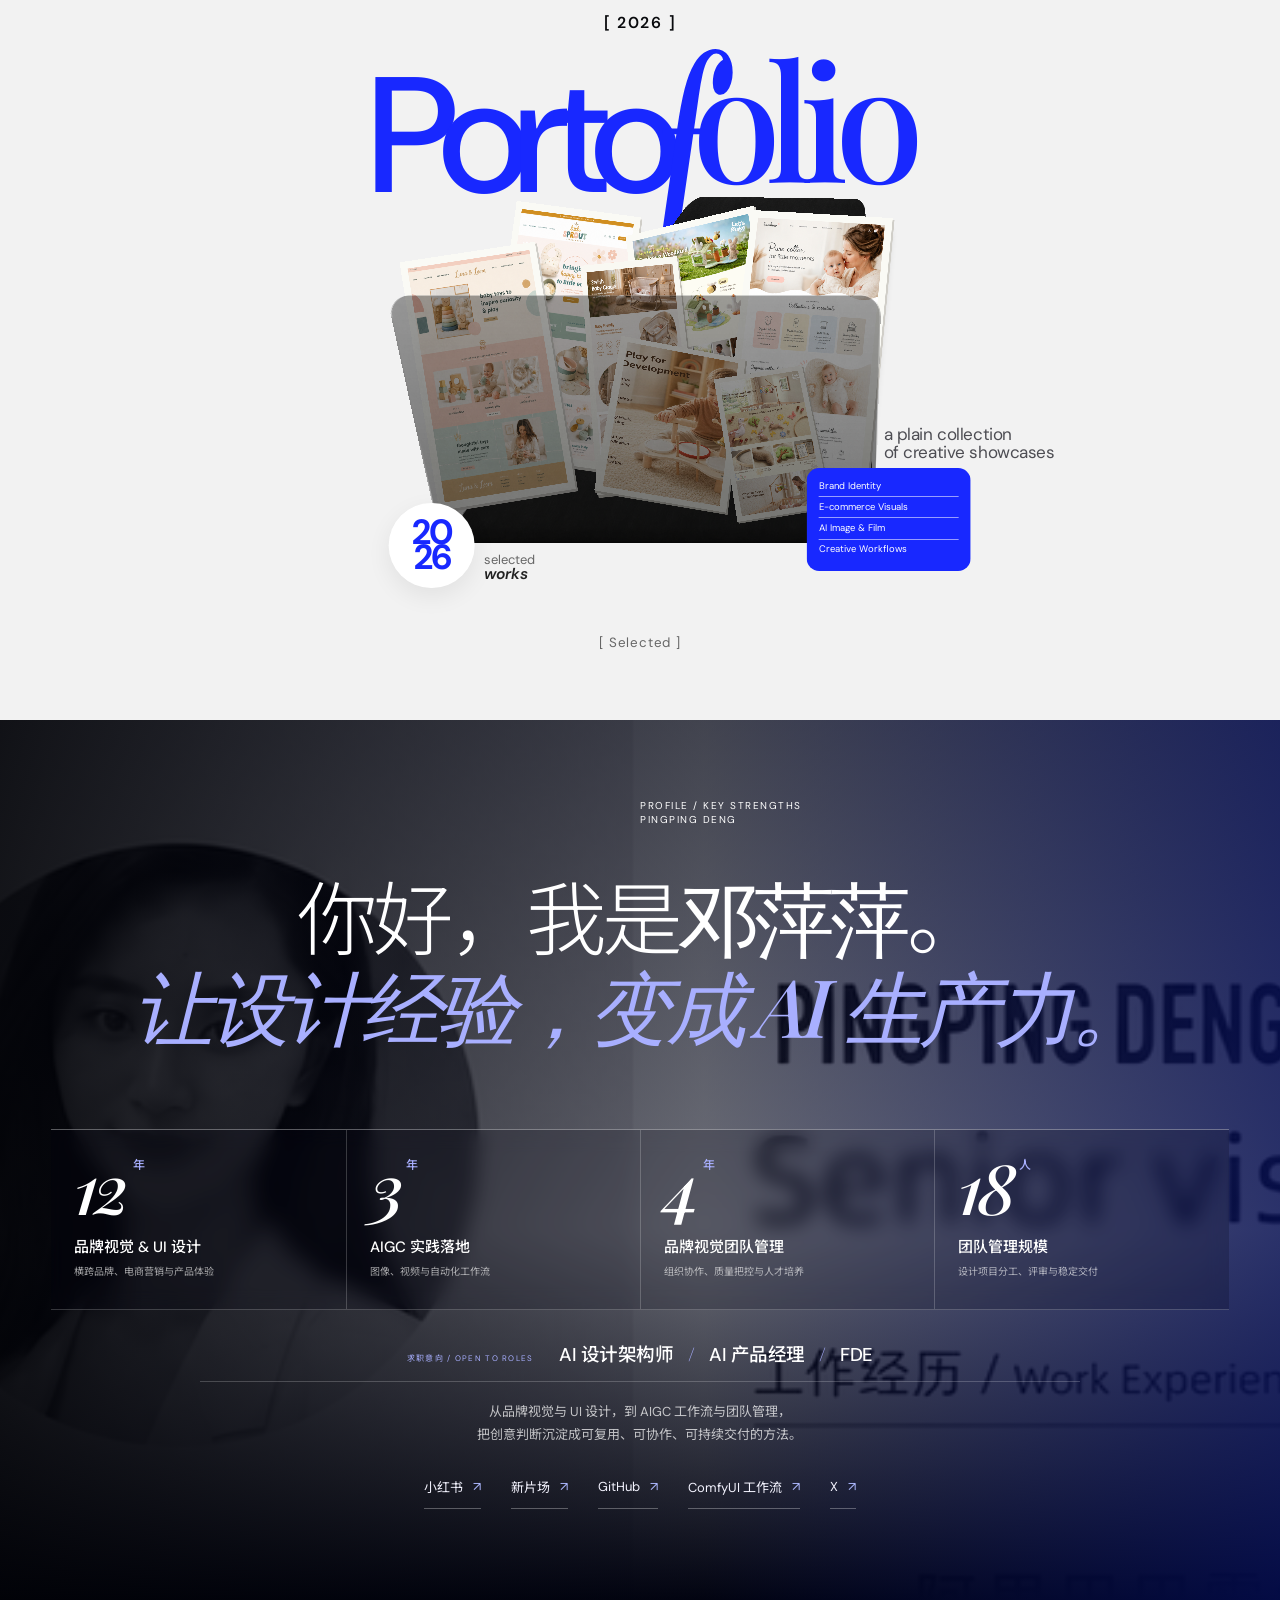
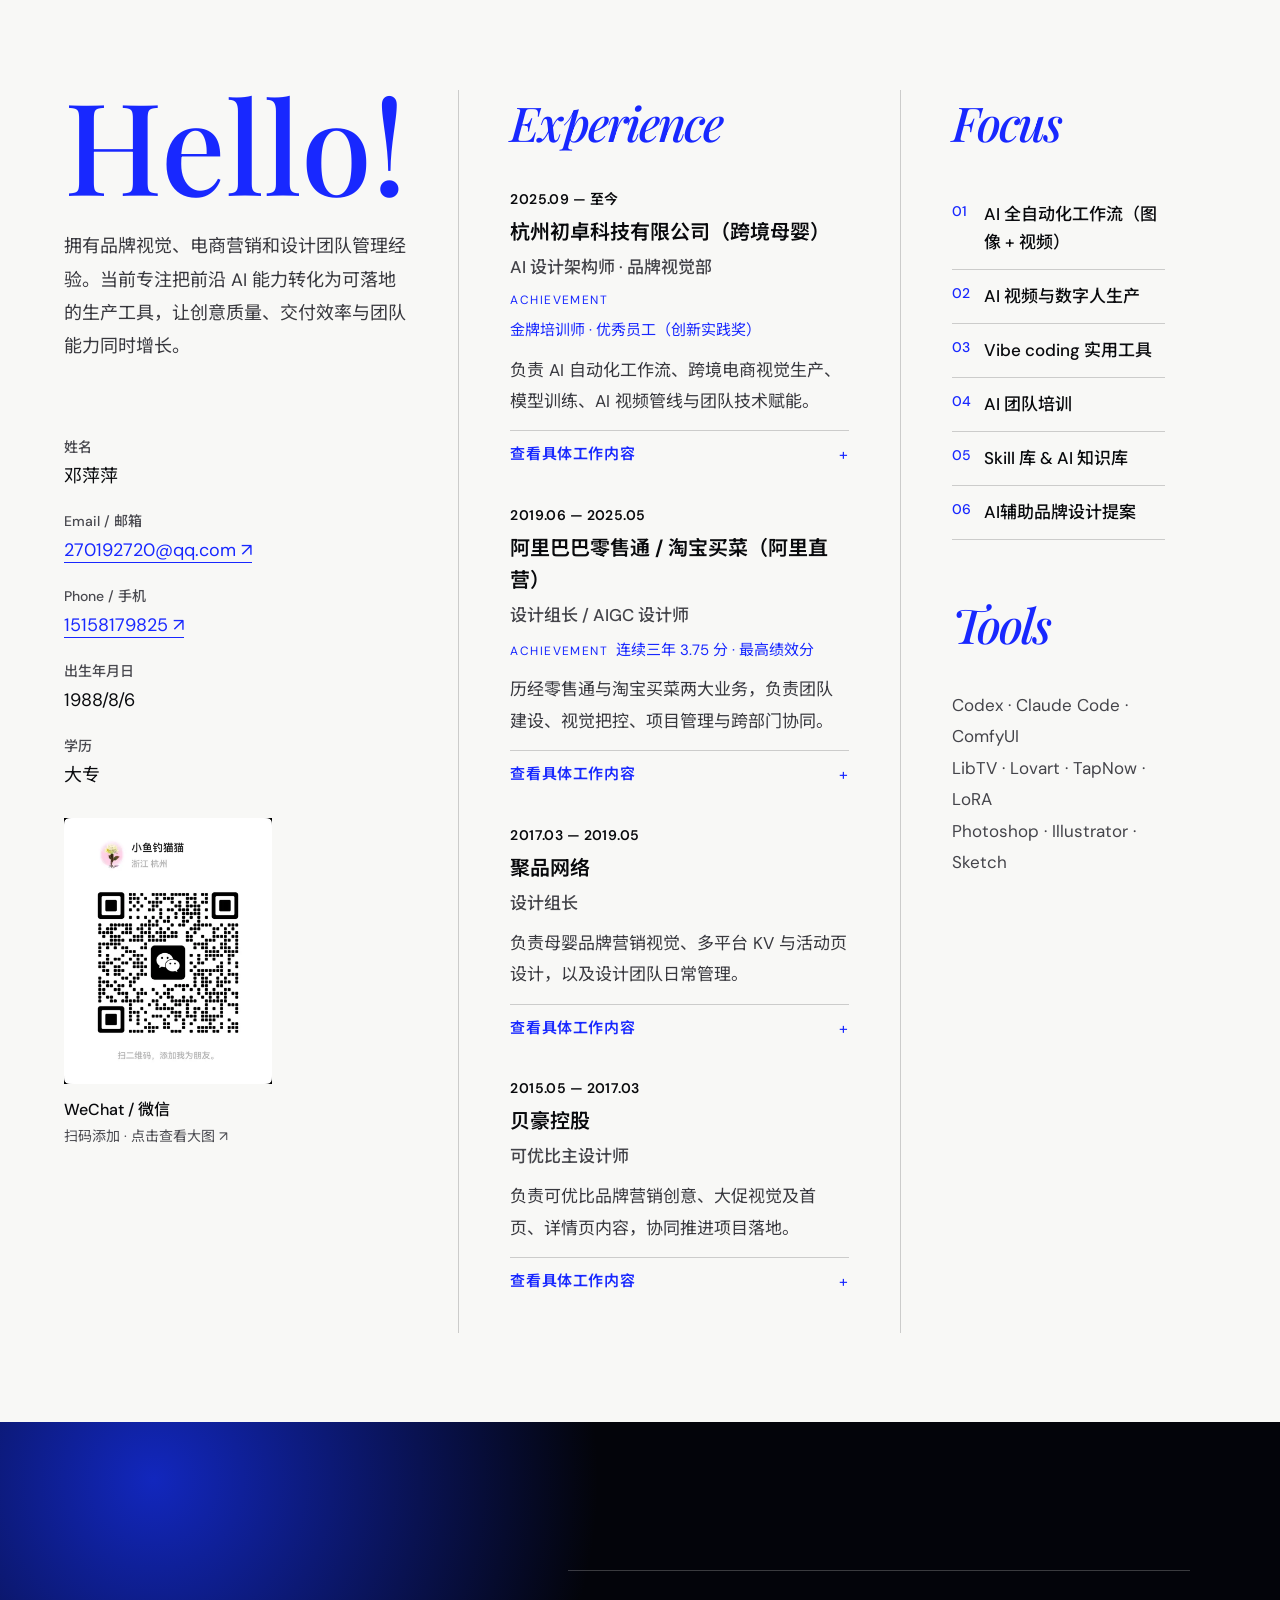
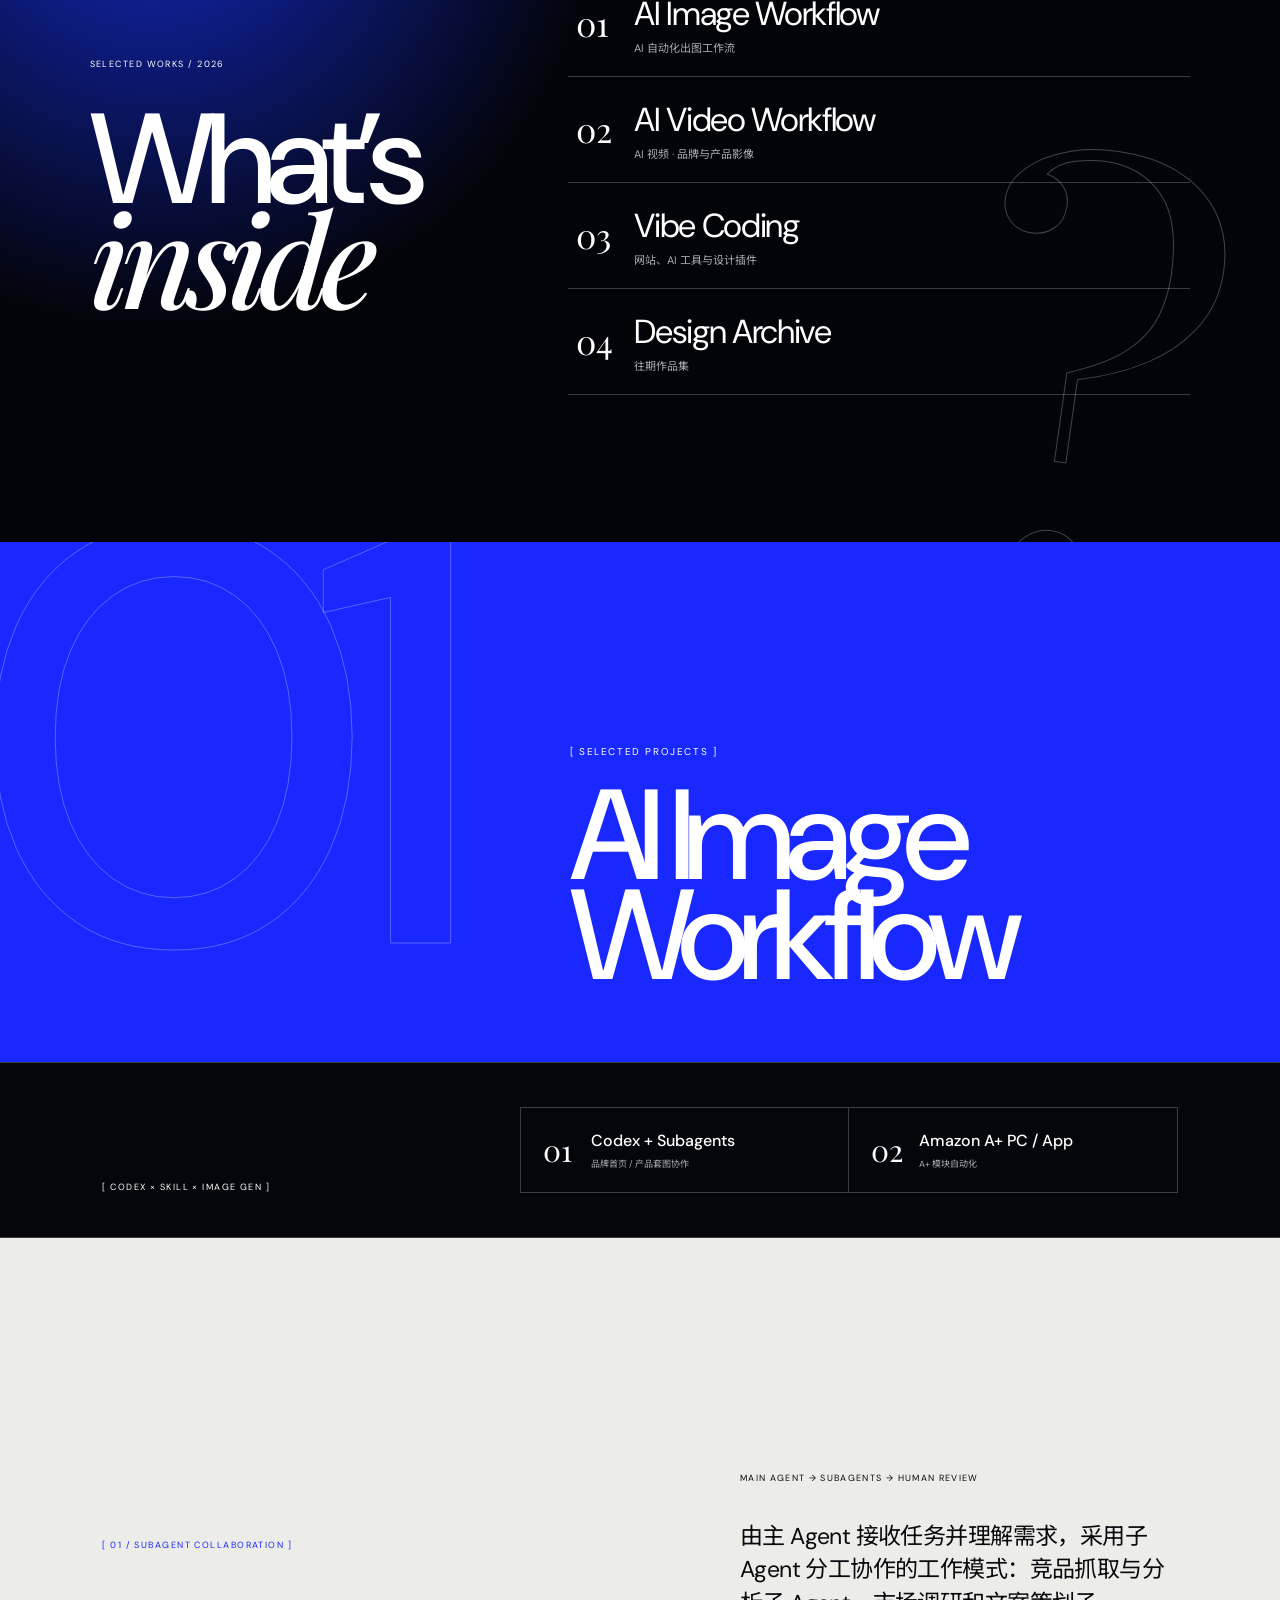
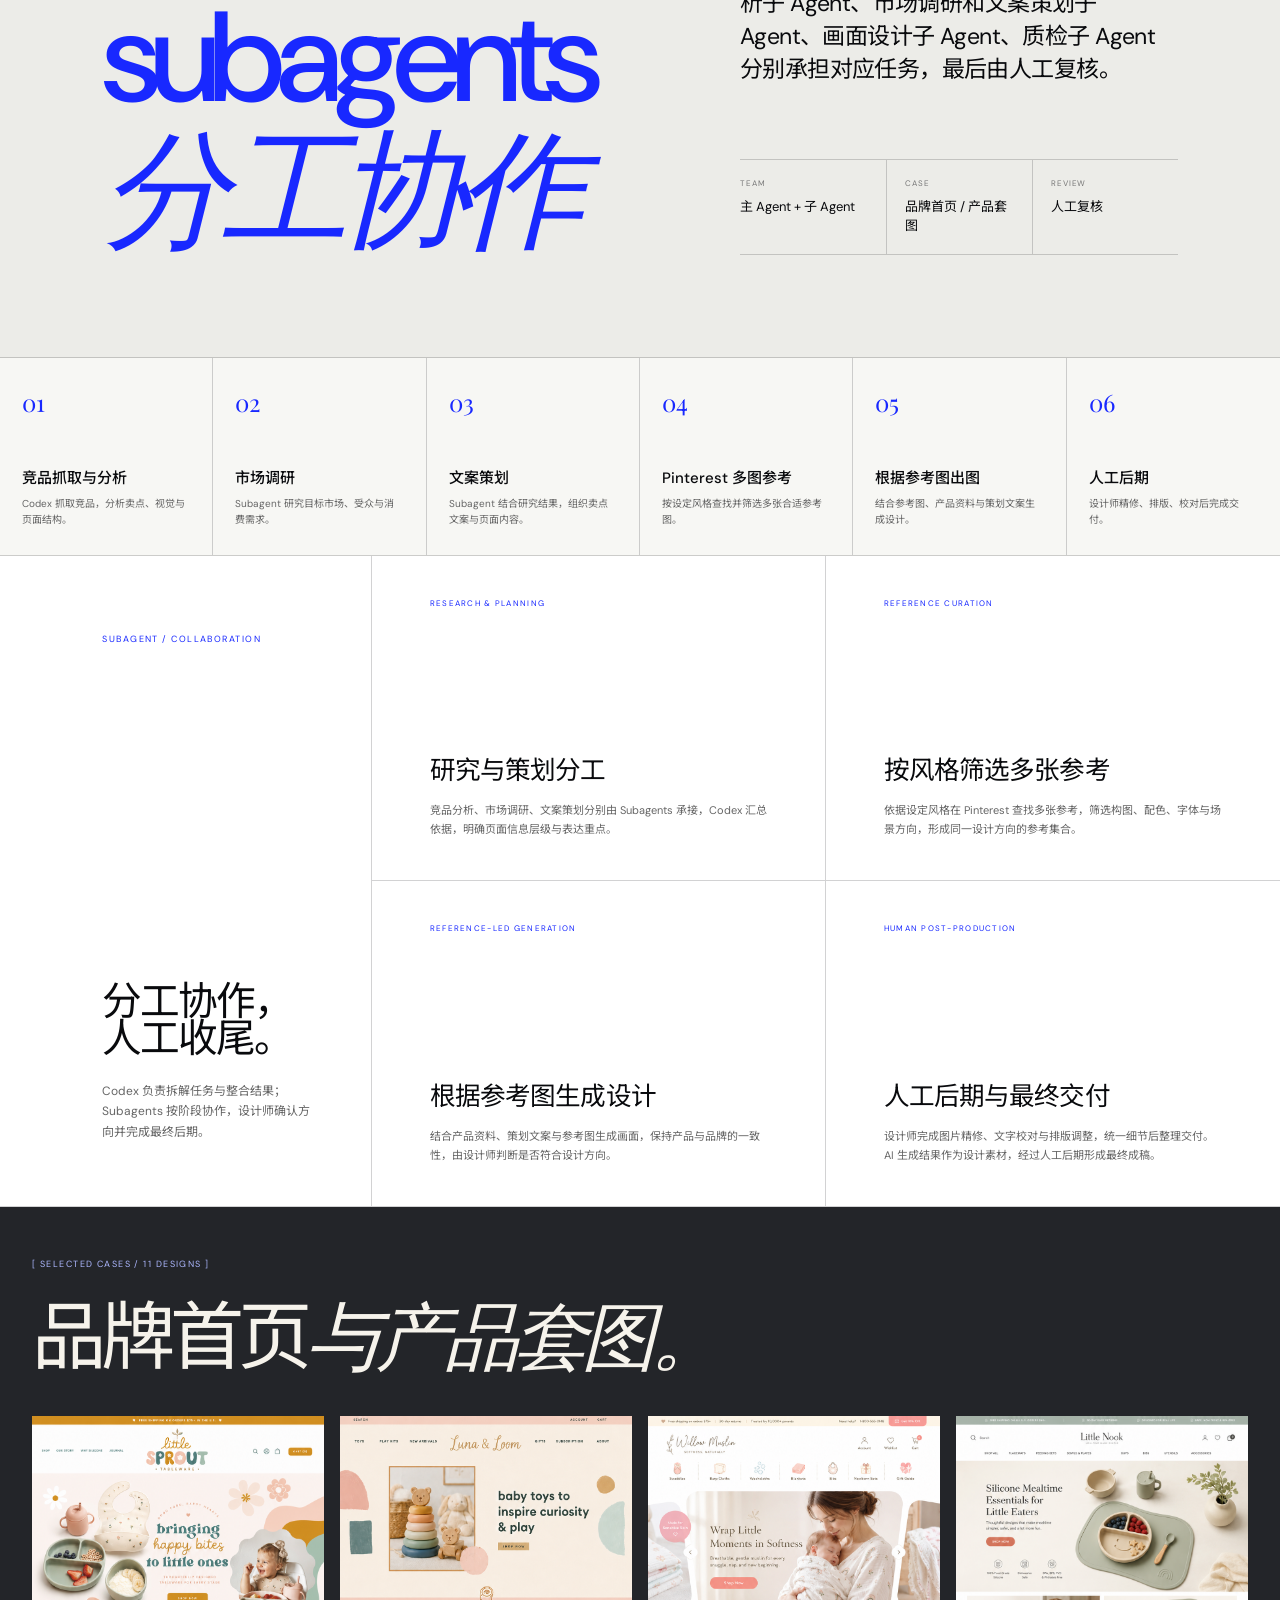
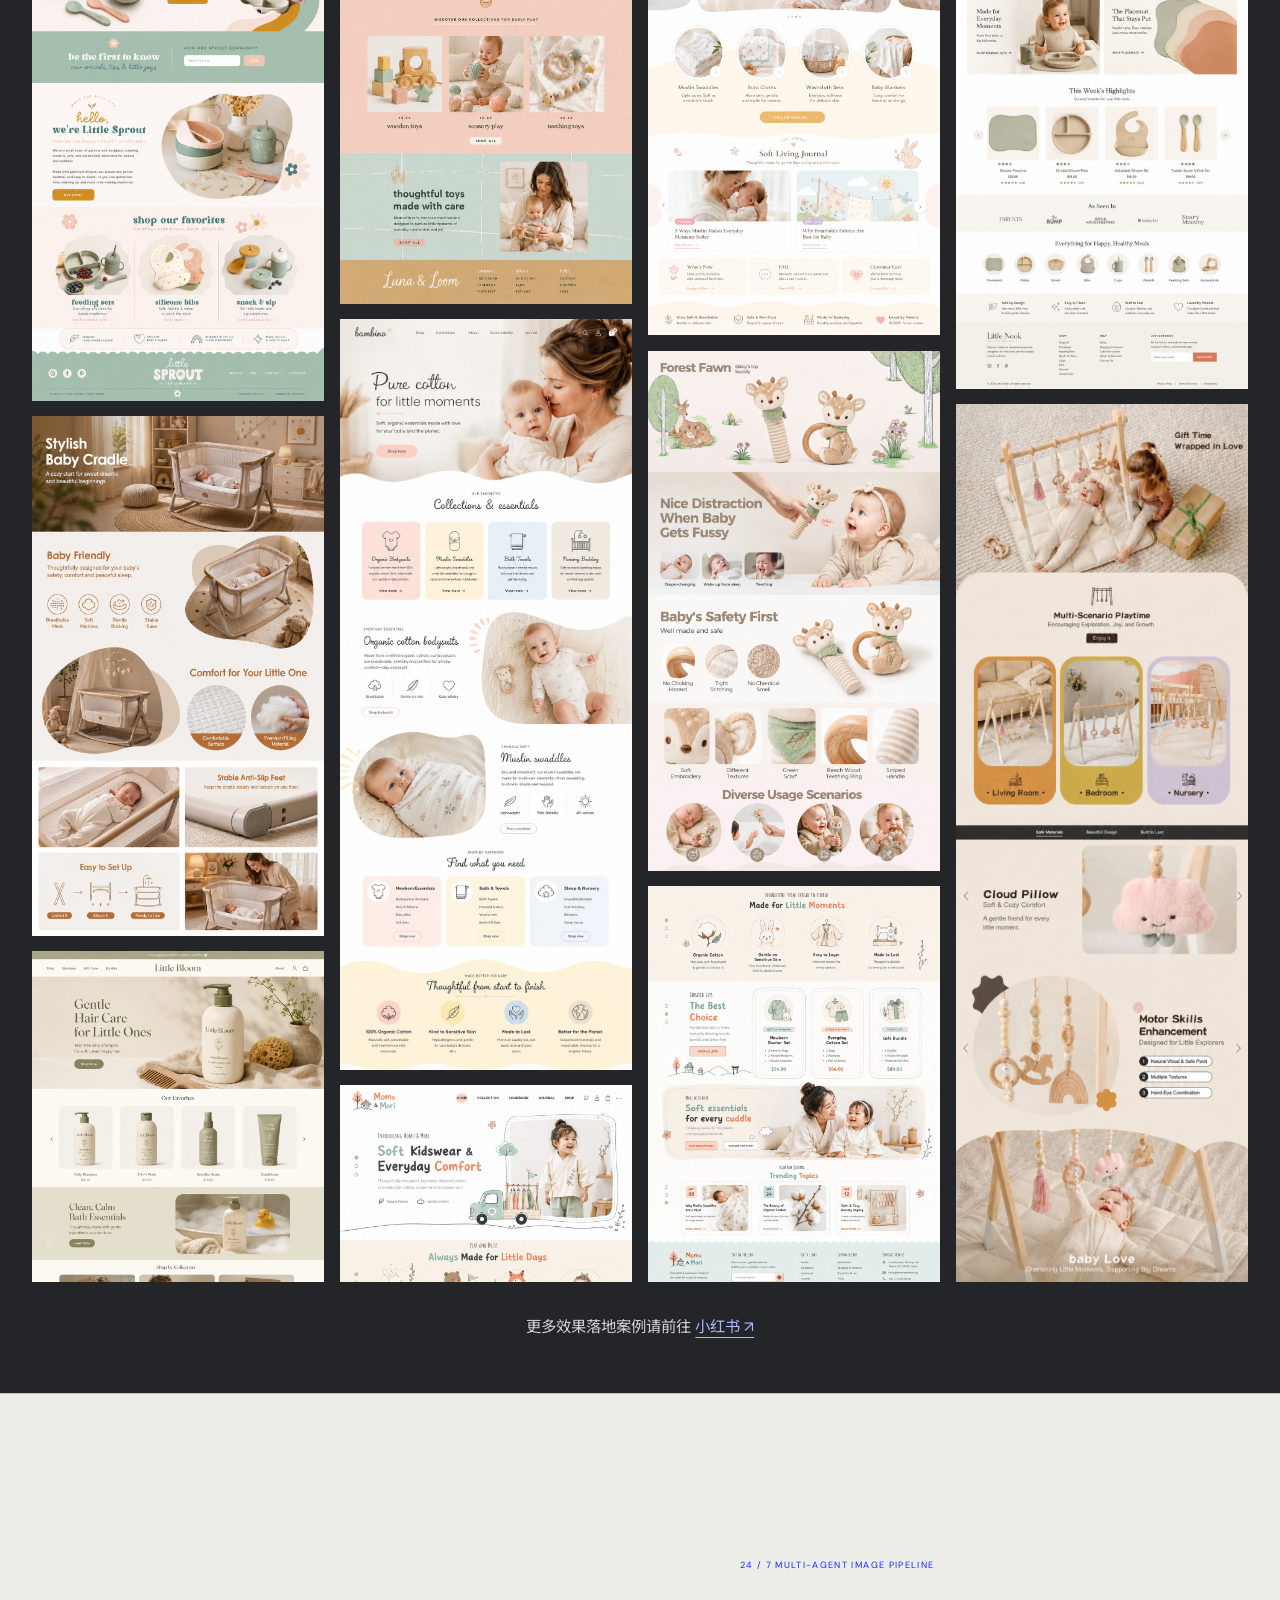
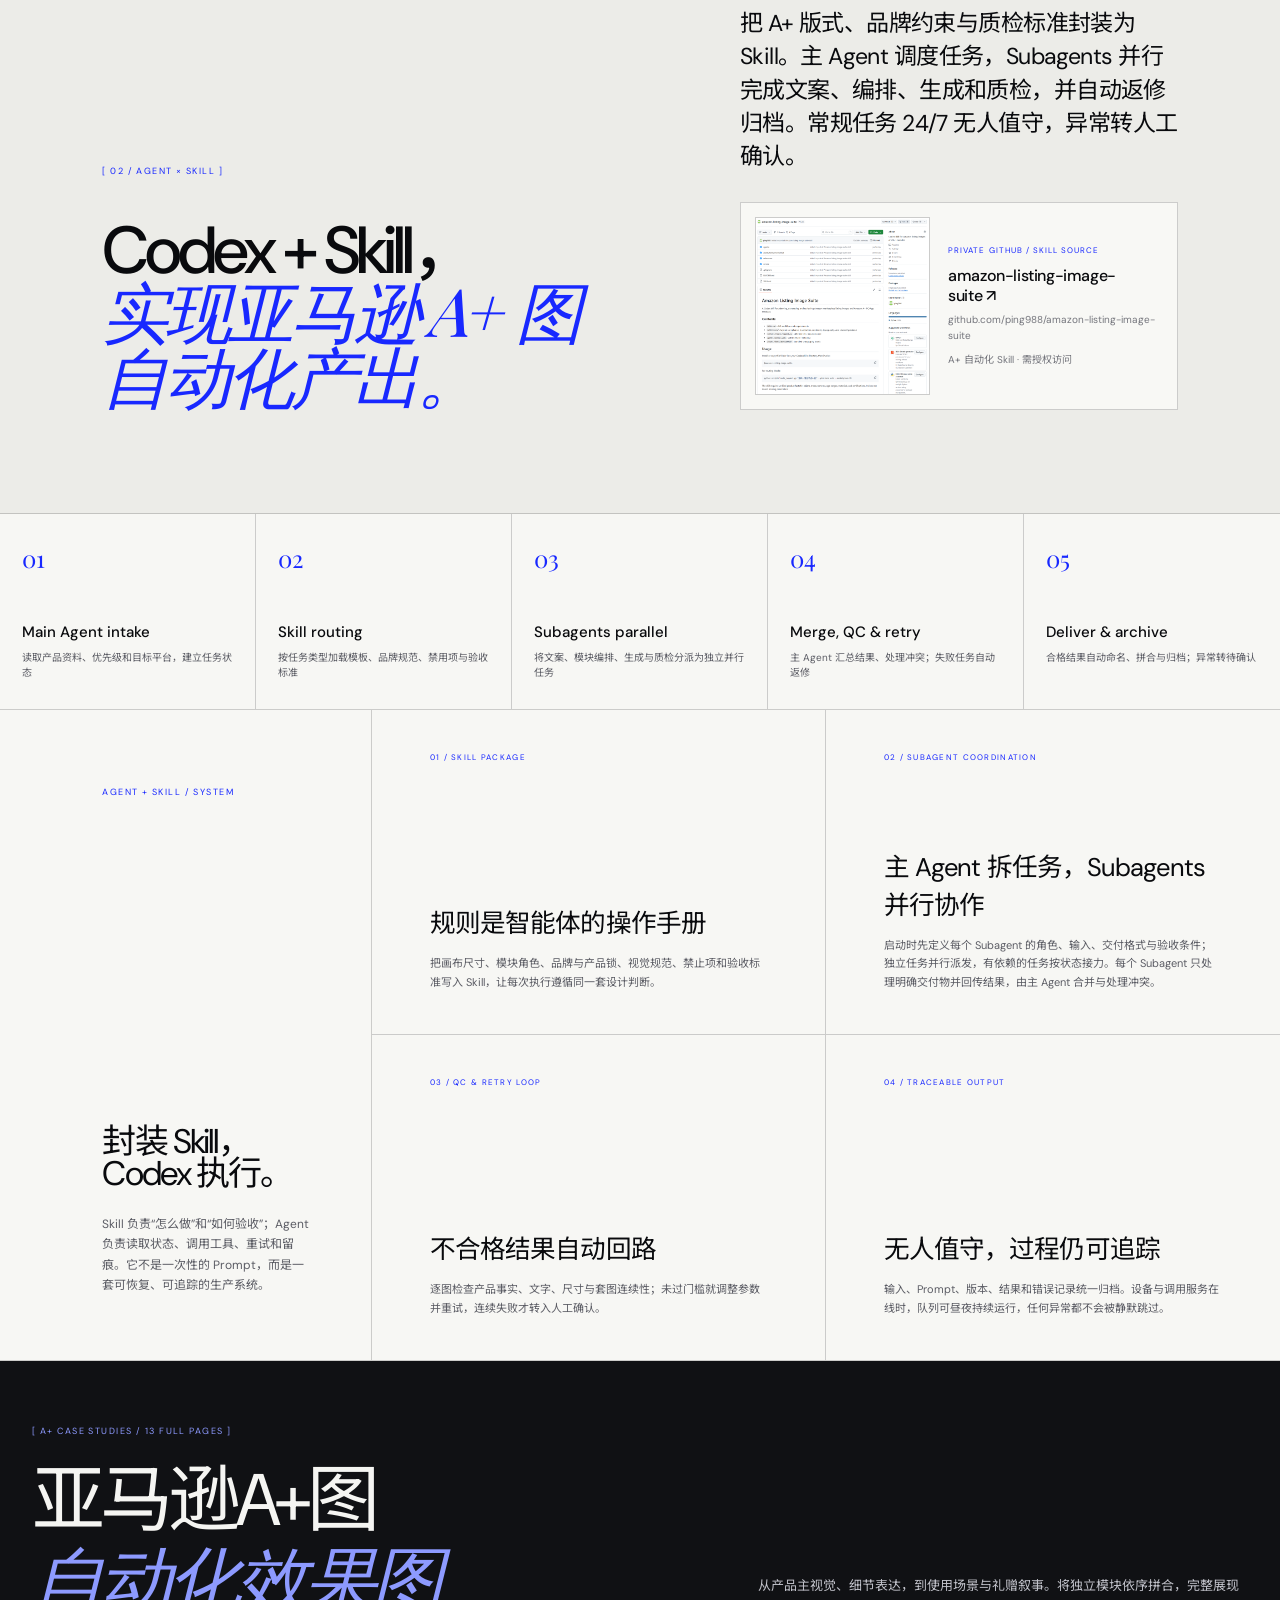
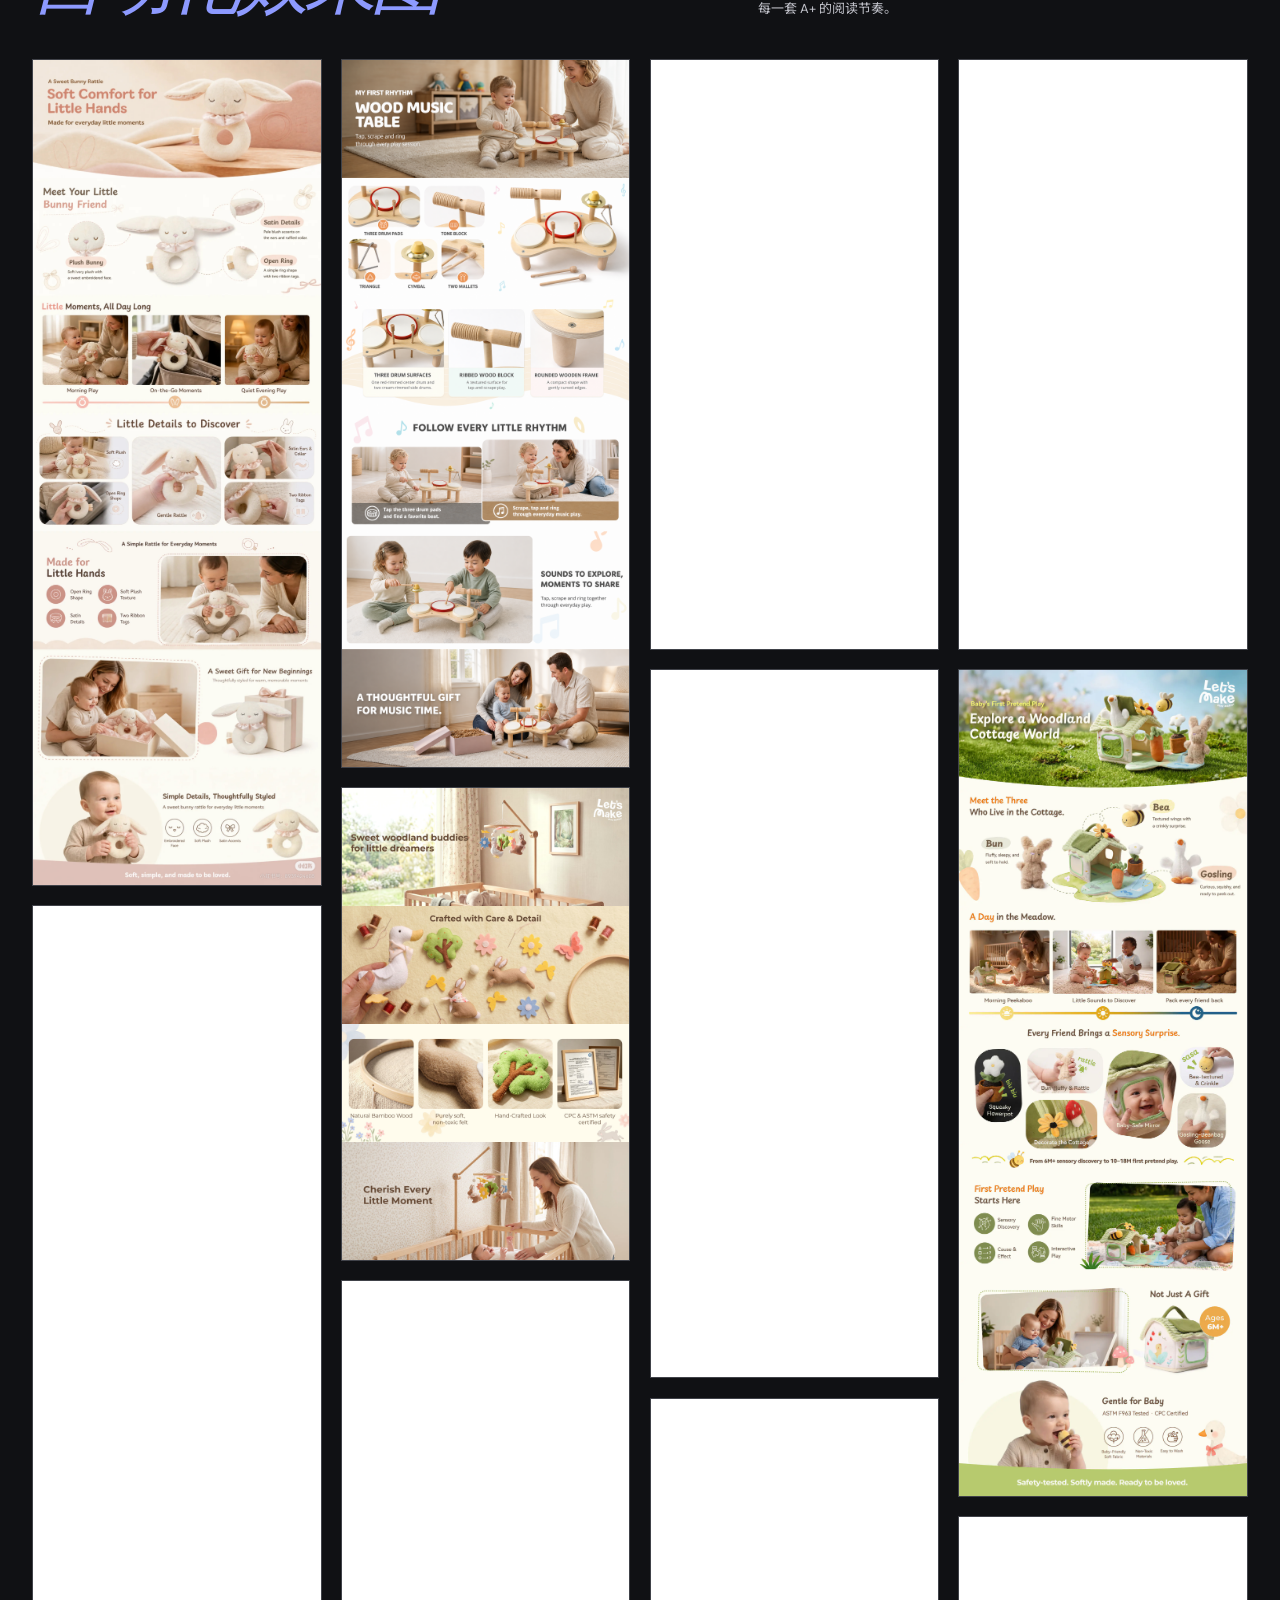
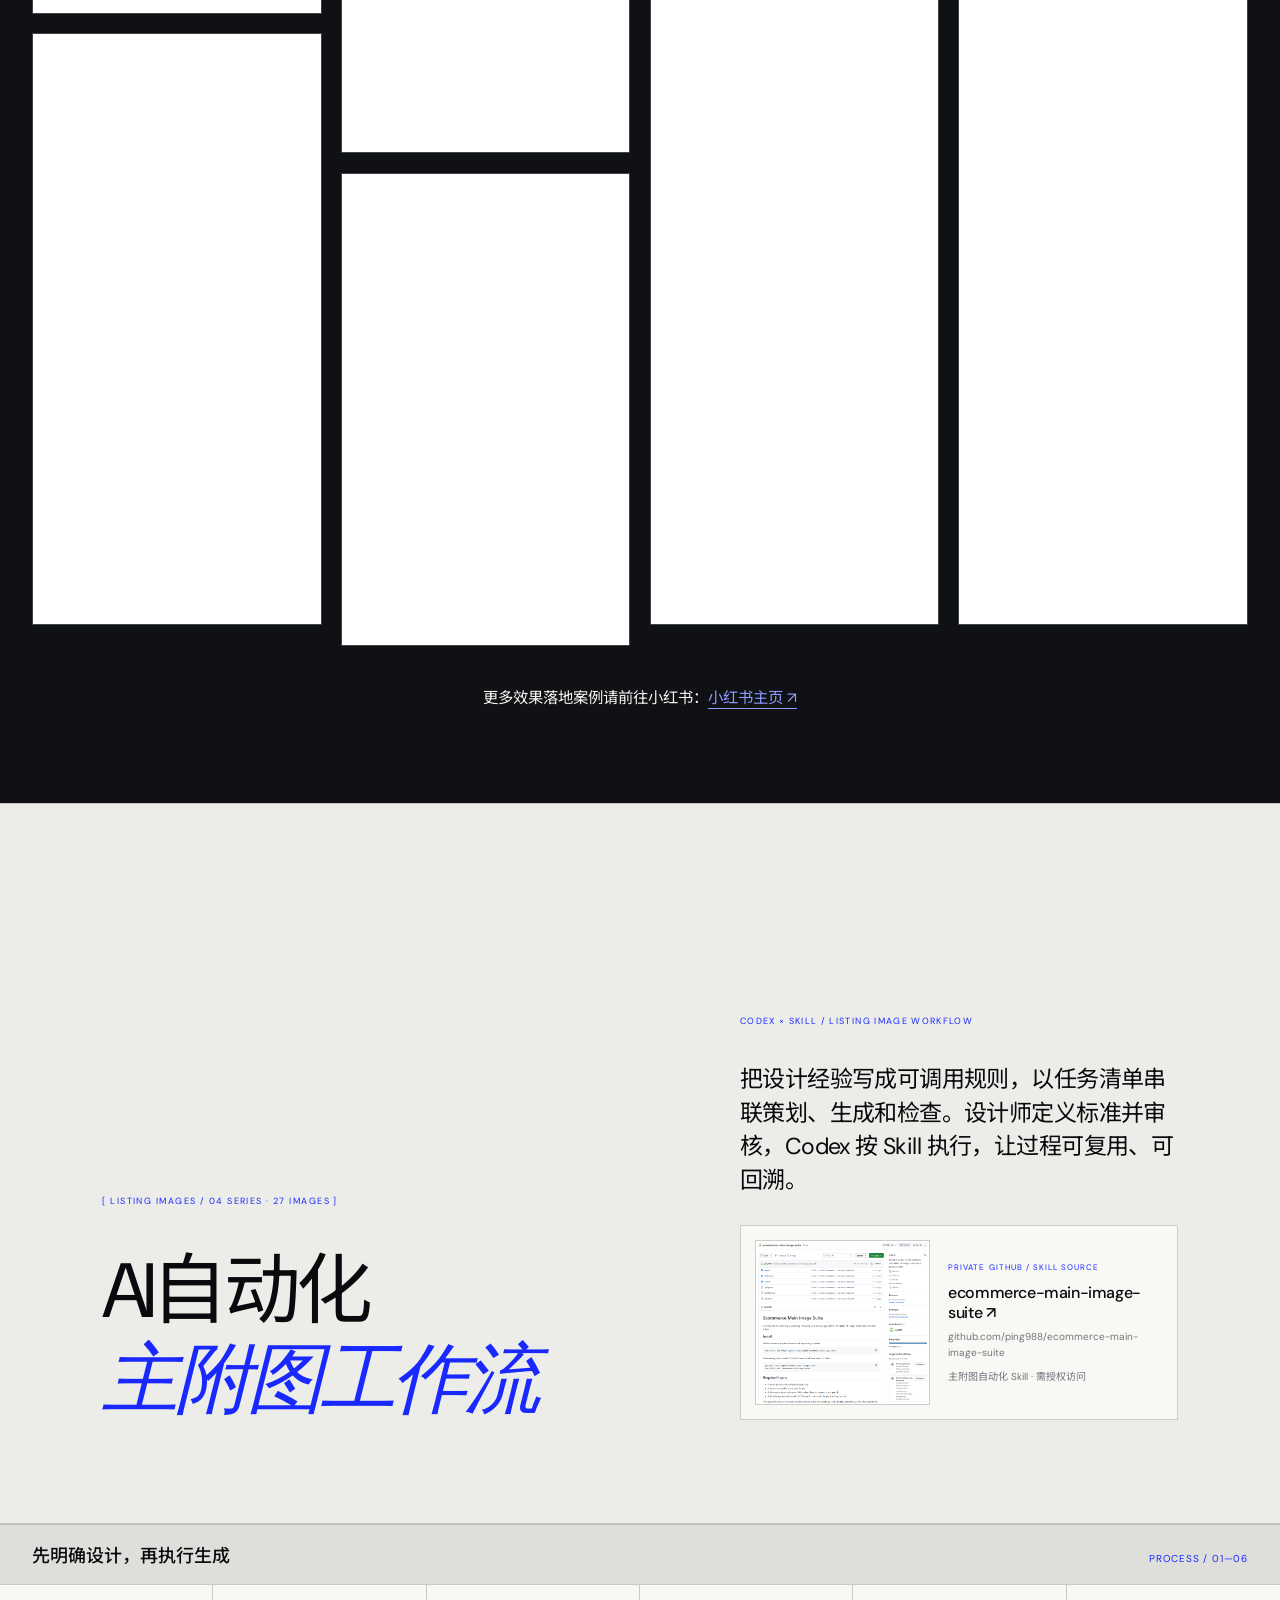
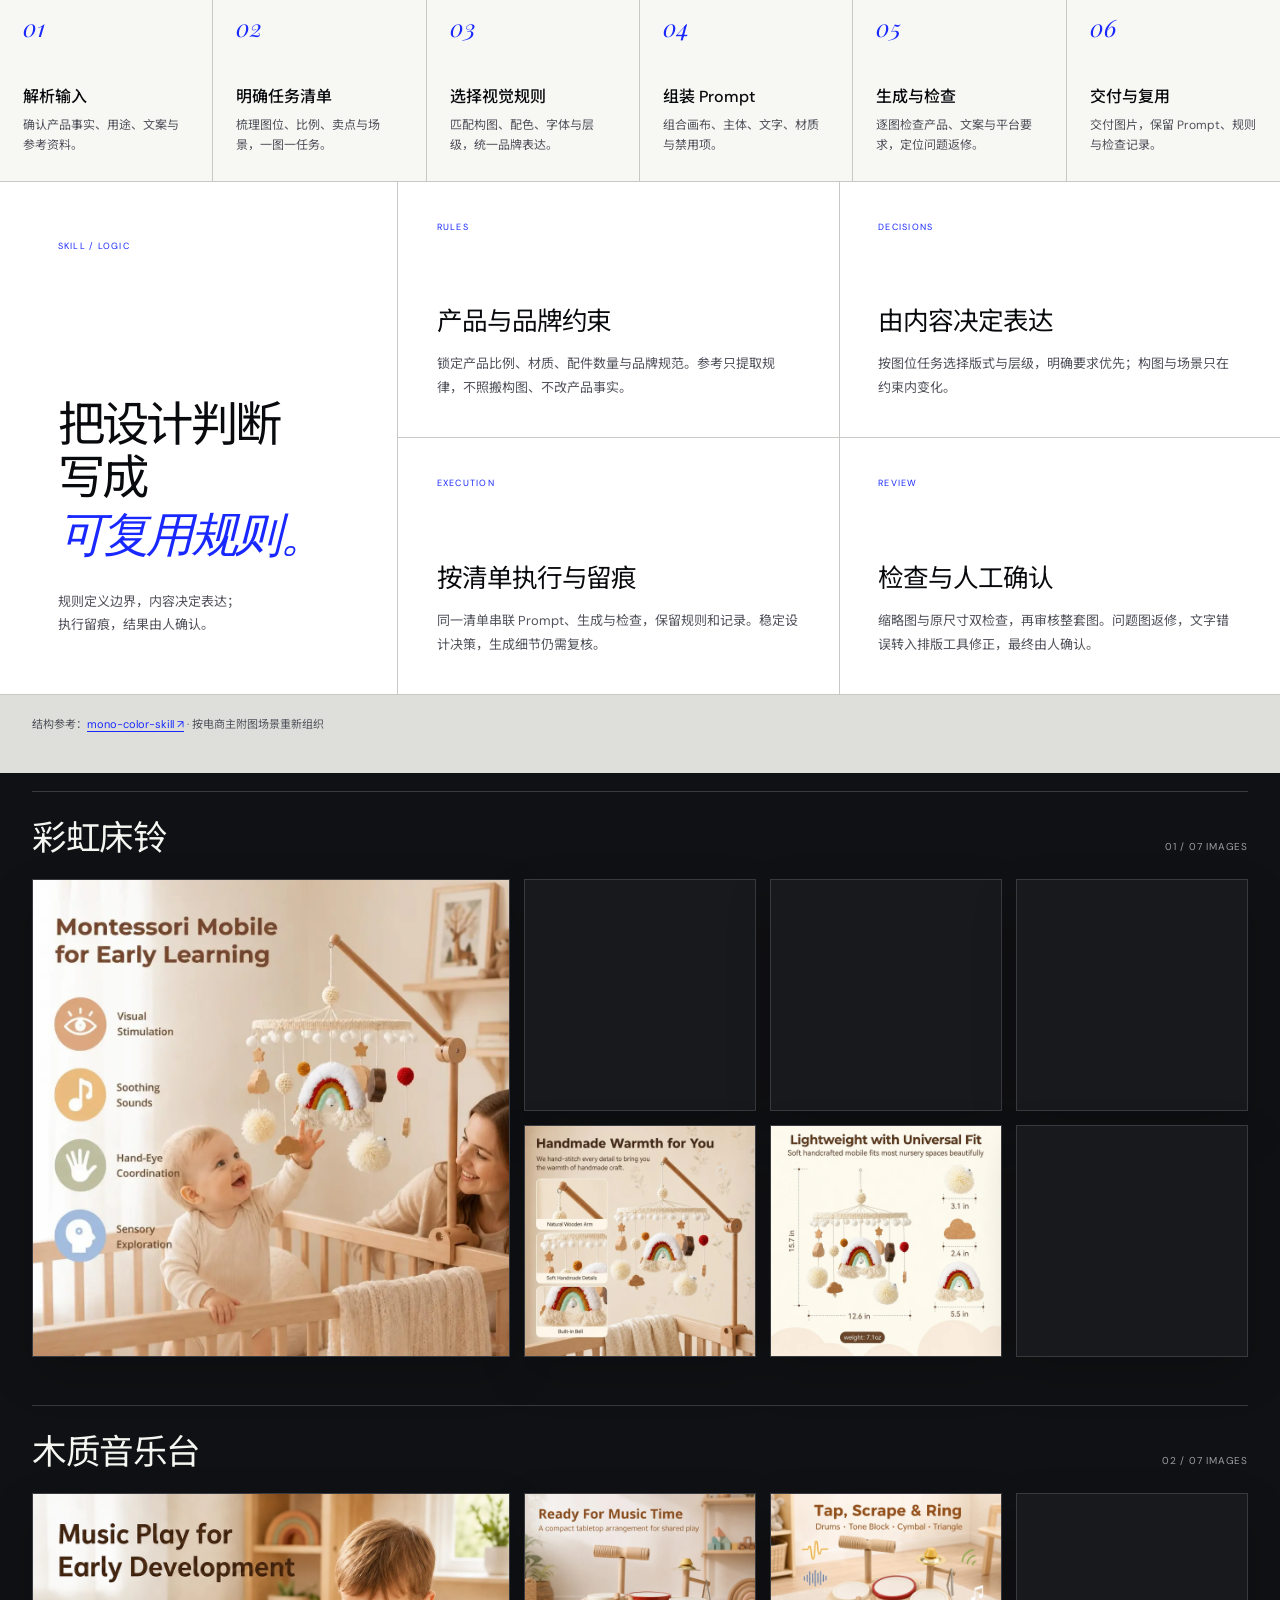
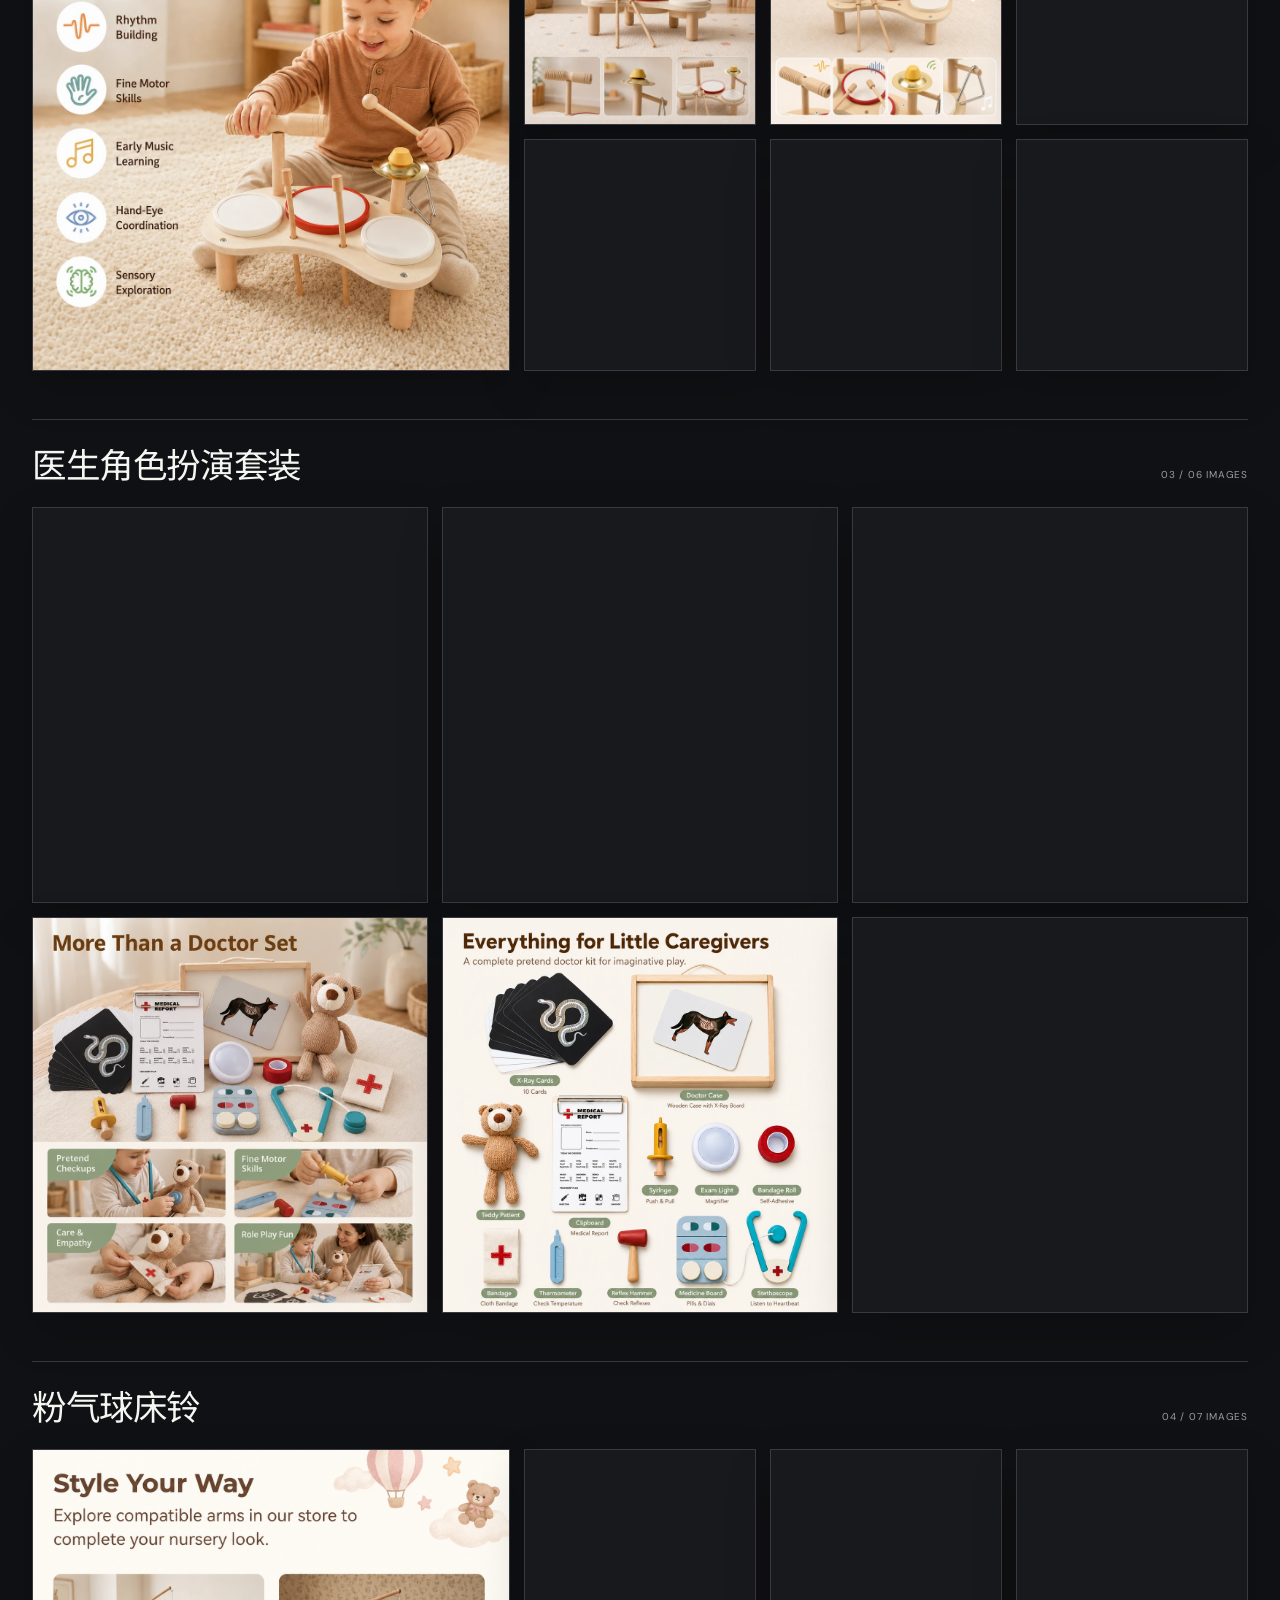
<file: index.html>
<!doctype html>
<html lang="zh-CN">
  <head>
    <meta charset="UTF-8" />
    <meta name="viewport" content="width=device-width, initial-scale=1.0" />
    <meta name="description" content="邓萍萍，AI 设计架构师。聚焦 AI 全自动化工作流、AI 视频、Vibe coding、团队培训与知识库建设。" />
    <title>邓萍萍 · AI 设计架构师作品集</title>
    <script type="module" crossorigin src="/assets/main-ApnpdHCV.js?v=20261022-lossless"></script>
    <link rel="modulepreload" crossorigin href="/assets/archive-gallery-417KMnsT.js?v=20261022-lossless">
    <link rel="stylesheet" crossorigin href="/assets/archive-gallery-CXCfC7b8.css?v=20261022-lossless">
    <link rel="stylesheet" crossorigin href="/assets/main-ChZQEMOP.css?v=20261022-lossless">
    <link rel="stylesheet" crossorigin href="/assets/styles-DKJo5s04.css?v=20261022-lossless">
  </head>
  <body>
    <a class="skip-link" href="#contents">跳到作品目录</a>
    <header class="topbar" data-header>
      <a class="brand" href="#top" aria-label="返回首页">
        <span class="brand-dot"></span>
        <span><strong>邓萍萍</strong><small>PINGPING DENG · 2026</small></span>
      </a>
      <button class="menu-toggle" type="button" aria-expanded="false" aria-controls="main-nav">MENU</button>
      <nav id="main-nav" aria-label="主导航">
        <a href="#about">关于</a>
        <a href="#contents">目录</a>
        <a href="#selected">作品</a>
        <a href="#vibe-coding">Vibe Coding</a>
        <a href="#contact">联系 ↗</a>
      </nav>
    </header>

    <main id="top">
      <section class="hero" aria-labelledby="hero-title">
        <div class="hero-stage">
          <div class="edition">[ 2026 ]</div>
          <h1 id="hero-title"><span>Porto</span><em><span class="hero-f">f</span><span class="hero-olio">olio</span></em></h1>
          <div class="hero-collage" aria-label="品牌首页与电商视觉真实作品展示">
            <img class="editorial-folder-art" src="/assets/hero-selected/editorial-folder-20260907.png.lossless.webp" alt="" aria-hidden="true" loading="lazy" decoding="async" />
          </div>
          <div class="hero-year" aria-label="2026 年精选作品"><strong><span>20</span><span>26</span></strong><p>selected<br /><em>works</em></p></div>
          <div class="hero-copy"><p>a plain collection<br />of creative showcases</p></div>
          <div class="hero-index" aria-label="作品方向">
            <span>Brand Identity</span>
            <span>E-commerce Visuals</span>
            <span>AI Image &amp; Film</span>
            <span>Creative Workflows</span>
          </div>
          <a class="hero-selected" href="#about">[ Selected ]</a>
        </div>
      </section>

      <section class="about-portrait" id="about" aria-labelledby="about-title">
        <div class="portrait-backdrop" aria-hidden="true">
          <img src="/assets/resume-full-en-v2.png.lossless.webp" alt="" loading="lazy" decoding="async" />
        </div>
        <div class="about-shade"></div>
        <p class="about-kicker">PROFILE / KEY STRENGTHS<br />PINGPING DENG</p>
        <h2 id="about-title">你好，我是<span>邓萍萍</span>。<br /><em>让设计经验，变成 AI 生产力。</em></h2>
        <div class="about-metrics" aria-label="职业优势数据">
          <article class="about-metric">
            <strong>12<small>年</small></strong>
            <h3>品牌视觉 &amp; UI 设计</h3>
            <p>横跨品牌、电商营销与产品体验</p>
          </article>
          <article class="about-metric">
            <strong>3<small>年</small></strong>
            <h3>AIGC 实践落地</h3>
            <p>图像、视频与自动化工作流</p>
          </article>
          <article class="about-metric">
            <strong>4<small>年</small></strong>
            <h3>品牌视觉团队管理</h3>
            <p>组织协作、质量把控与人才培养</p>
          </article>
          <article class="about-metric">
            <strong>18<small>人</small></strong>
            <h3>团队管理规模</h3>
            <p>设计项目分工、评审与稳定交付</p>
          </article>
        </div>
        <div class="about-footer">
          <div class="about-intent" aria-label="求职意向">
            <span>求职意向 / OPEN TO ROLES</span>
            <p>AI 设计架构师 <i>/</i> AI 产品经理 <i>/</i> FDE</p>
          </div>
          <p class="about-summary">从品牌视觉与 UI 设计，到 AIGC 工作流与团队管理，<br />把创意判断沉淀成可复用、可协作、可持续交付的方法。</p>
          <nav class="about-links" aria-label="作品与技术平台">
            <a href="https://www.xiaohongshu.com/user/profile/64afdfb4000000002b009780?xsec_token=ABX6-Nh1i8RFf0-ZAN_6PKRHxeympctrBtNVrWw-VimEo=&amp;xsec_source=pc_user" target="_blank" rel="noopener noreferrer">小红书 <span aria-hidden="true">↗</span></a>
            <a href="https://www.xinpianchang.com/u16172014" target="_blank" rel="noopener noreferrer">新片场 <span aria-hidden="true">↗</span></a>
            <a href="https://github.com/ping988" target="_blank" rel="noopener noreferrer">GitHub <span aria-hidden="true">↗</span></a>
            <a href="https://www.liblib.art/userpage/bc58d235ba044d3daee089b05648dcba/publish/workflow" target="_blank" rel="noopener noreferrer">ComfyUI 工作流 <span aria-hidden="true">↗</span></a>
            <a href="https://x.com/wen_jessie61157" target="_blank" rel="noopener noreferrer">X <span aria-hidden="true">↗</span></a>
          </nav>
        </div>
      </section>

      <section class="profile-sheet" id="hello" aria-labelledby="profile-title">
        <div class="profile-intro">
          <h2 id="profile-title">Hello!</h2>
          <p>拥有品牌视觉、电商营销和设计团队管理经验。当前专注把前沿 AI 能力转化为可落地的生产工具，让创意质量、交付效率与团队能力同时增长。</p>
          <div class="profile-contact" aria-label="联系方式">
            <dl>
              <div><dt>姓名</dt><dd>邓萍萍</dd></div>
              <div><dt>Email / 邮箱</dt><dd><a href="mailto:270192720@qq.com">270192720@qq.com ↗</a></dd></div>
              <div><dt>Phone / 手机</dt><dd><a href="tel:+8615158179825">15158179825 ↗</a></dd></div>
              <div><dt>出生年月日</dt><dd><time datetime="1988-08-06">1988/8/6</time></dd></div>
              <div><dt>学历</dt><dd>大专</dd></div>
            </dl>
            <figure class="profile-wechat">
              <a href="/assets/contact/wechat-qr.webp" target="_blank" rel="noopener noreferrer" aria-label="在新标签页查看微信二维码原图">
                <img src="/assets/contact/wechat-qr.webp" alt="邓萍萍的微信联系二维码，扫码添加好友" width="750" height="960" loading="lazy" />
              </a>
              <figcaption><strong>WeChat / 微信</strong><span>扫码添加 · 点击查看大图 ↗</span></figcaption>
            </figure>
          </div>
        </div>
        <div class="profile-column experience-list" id="experience">
          <h3>Experience</h3>
          <article class="experience-item">
            <time>2025.09 — 至今</time>
            <strong>杭州初卓科技有限公司（跨境母婴）</strong>
            <span>AI 设计架构师 · 品牌视觉部</span>
            <p class="experience-honors"><span>ACHIEVEMENT</span>金牌培训师 · 优秀员工（创新实践奖）</p>
            <p class="experience-brief">负责 AI 自动化工作流、跨境电商视觉生产、模型训练、AI 视频管线与团队技术赋能。</p>
            <details>
              <summary>查看具体工作内容</summary>
              <ol>
                <li><b>智能体协作与自动化：</b>使用 Claude Code、Codex、WorkBuddy 等 Agent 工具构建设计协作流程，将前沿 AI 能力沉淀为降本增效工具，连接设计、技术与管理。</li>
                <li><b>AI 视觉内容全链路：</b>主导跨境电商全案视觉，批量生产产品场景图、Amazon 主图/附图与 A+ 页面素材，统一产品质感、卖点呈现与多端视觉表现。</li>
                <li><b>模型训练与风格稳定：</b>围绕人物/IP 一致性和特定画风开展 LoRA 训练与微调，结合 ComfyUI 工作流解决商业项目批量生产中的风格稳定问题。</li>
                <li><b>AI 视频与数字人生产：</b>从 0 到 1 搭建电商视频生产管线，完成数字人带货视频、产品展示动画及 TVC 的创意策划、AI 生成、实拍合成与后期包装。</li>
                <li><b>团队技术赋能：</b>搭建企业级 AI 知识库、标准化 Prompt 库与工具矩阵，制定 AI 视觉 SOP，并通过内部培训提升团队 AIGC 应用水平与生产效率。</li>
                <li><b>工具与流程建设：</b>深度应用 ComfyUI、LibTV、Lovart、TapNow 等 AI 工具，持续搭建和优化复杂生成工作流。</li>
              </ol>
            </details>
          </article>
          <article class="experience-item">
            <time>2019.06 — 2025.05</time>
            <strong>阿里巴巴零售通 / 淘宝买菜（阿里直营）</strong>
            <span>设计组长 / AIGC 设计师</span>
            <p class="experience-honors"><span>ACHIEVEMENT</span>连续三年 3.75 分 · 最高绩效分</p>
            <p class="experience-brief">历经零售通与淘宝买菜两大业务，负责团队建设、视觉把控、项目管理与跨部门协同。</p>
            <details>
              <summary>查看具体工作内容</summary>
              <ol>
                <li><b>AIGC 设计实践：</b>利用 Stable Diffusion（SD）与 ComfyUI 工作流辅助生成海报、活动页、营销页等视觉内容，并训练 LoRA 模型，提升风格稳定性与生产效率。</li>
                <li><b>团队建设与管理：</b>组建并管理 18 人以上设计团队，负责项目分工、设计评审、人才培养与协作机制建设，保障团队稳定交付。</li>
                <li><b>视觉策略与质量把控：</b>统筹项目及产品整体视觉风格，参与设计规范的制定、落地与持续优化，统一多业务场景的设计标准和产出质量。</li>
                <li><b>项目全流程管理：</b>参与项目立项、规划与实施，制定时间表、预算和资源分配方案，控制关键节点，确保项目按时、按质、按预算推进。</li>
                <li><b>营销与业务视觉：</b>负责零售通、淘宝买菜重点营销项目及产品场景的视觉方案，兼顾品牌表达、活动转化与用户体验。</li>
                <li><b>跨部门协同：</b>协调业务、运营、产品、研发及外部供应商，推动需求对齐、资源调配与高效落地。</li>
              </ol>
            </details>
          </article>
          <article class="experience-item">
            <time>2017.03 — 2019.05</time>
            <strong>聚品网络</strong>
            <span>设计组长</span>
            <p class="experience-brief">负责母婴品牌营销视觉、多平台 KV 与活动页设计，以及设计团队日常管理。</p>
            <details>
              <summary>查看具体工作内容</summary>
              <ol>
                <li><b>品牌创意与视觉表达：</b>参与品牌营销项目的整体创意与视觉方向讨论，将品牌诉求转化为具体设计方案。</li>
                <li><b>整合营销视觉：</b>以广告全案思维组织视觉创意，独立完成 Campaign 相关设计产出，保持传播主题与视觉表达一致。</li>
                <li><b>团队管理与质量把控：</b>负责设计团队日常管理，参与设计规范的制定与优化，把控团队设计产出质量。</li>
                <li><b>多平台活动设计：</b>负责公司互联网多平台的主视觉 KV、活动页面创意与设计，适配不同渠道的展示需求。</li>
                <li><b>经验分享与团队赋能：</b>分享设计方法与技术经验，帮助团队提升专业能力与协作水平。</li>
              </ol>
            </details>
          </article>
          <article class="experience-item">
            <time>2015.05 — 2017.03</time>
            <strong>贝豪控股</strong>
            <span>可优比主设计师</span>
            <p class="experience-brief">负责可优比品牌营销创意、大促视觉及首页、详情页内容，协同推进项目落地。</p>
            <details>
              <summary>查看具体工作内容</summary>
              <ol>
                <li><b>品牌营销创意：</b>独立策划营销创意全案，制定品牌营销策略与视觉方案，推动创意从构想到落地。</li>
                <li><b>大促活动策划与执行：</b>围绕 618、双十一等大型促销节点，策划并执行整合营销方案，统筹活动视觉表达。</li>
                <li><b>电商内容与页面设计：</b>负责内容策划、活动传播推广、首页与详情页等设计制作，并对交付结果负责。</li>
                <li><b>品牌年度项目：</b>策划并执行品牌年度大事件，参与品牌建设重点项目，保持品牌表达的连贯性。</li>
                <li><b>跨部门协同：</b>协调跨部门需求、沟通与资源调配，推动营销方案和设计项目顺利执行。</li>
              </ol>
            </details>
          </article>
        </div>
        <div class="profile-column focus-list">
          <h3>Focus</h3>
          <ol>
            <li>AI 全自动化工作流（图像 + 视频）</li>
            <li>AI 视频与数字人生产</li>
            <li>Vibe coding 实用工具</li>
            <li>AI 团队培训</li>
            <li>Skill 库 &amp; AI 知识库</li>
            <li>AI辅助品牌设计提案</li>
          </ol>
          <h3>Tools</h3>
          <p>Codex · Claude Code · ComfyUI<br />LibTV · Lovart · TapNow · LoRA<br />Photoshop · Illustrator · Sketch</p>
        </div>
      </section>

      <section class="contents" id="contents" aria-labelledby="contents-title">
        <div class="contents-orbit" aria-hidden="true">?</div>
        <div class="contents-title">
          <span>SELECTED WORKS / 2026</span>
          <h2 id="contents-title">What’s<br /><em>inside</em></h2>
        </div>
        <ol class="contents-list">
          <li><a href="#ai-image"><span>01</span><strong>AI Image Workflow</strong><small>AI 自动化出图工作流</small></a></li>
          <li><a href="#ai-video"><span>02</span><strong>AI Video Workflow</strong><small>AI 视频 · 品牌与产品影像</small></a></li>
          <li><a href="#vibe-coding"><span>03</span><strong>Vibe Coding</strong><small>网站、AI 工具与设计插件</small></a></li>
          <li><a href="#archive"><span>04</span><strong>Design Archive</strong><small>往期作品集</small></a></li>
        </ol>
      </section>

      <section class="chapter chapter-blue" id="selected" aria-labelledby="selected-title">
        <span class="chapter-number" aria-hidden="true">01</span>
        <div><p>[ SELECTED PROJECTS ]</p><h2 id="selected-title">AI Image<br />Workflow</h2></div>
      </section>

      <section class="workflow-index" id="ai-image" aria-label="AI Image Workflow 项目导航">
        <p>[ CODEX × SKILL × IMAGE GEN ]</p>
        <nav>
          <a href="#main-suite"><span>01</span><strong>Codex + Subagents</strong><small>品牌首页 / 产品套图协作</small></a>
          <a href="#aplus-suite"><span>02</span><strong>Amazon A+ PC / App</strong><small>A+ 模块自动化</small></a>
        </nav>
      </section>

      <section class="workflow-page workflow-page-main" id="main-suite" aria-labelledby="main-suite-title">
        <header class="workflow-page-header">
          <div class="workflow-page-title">
            <p>[ 01 / SUBAGENT COLLABORATION ]</p>
            <h2 id="main-suite-title">subagents<br /><em>分工协作</em></h2>
          </div>
          <div class="workflow-summary">
            <span>MAIN AGENT → SUBAGENTS → HUMAN REVIEW</span>
            <p>由主 Agent 接收任务并理解需求，采用子 Agent 分工协作的工作模式：竞品抓取与分析子 Agent、市场调研和文案策划子 Agent、画面设计子 Agent、质检子 Agent 分别承担对应任务，最后由人工复核。</p>
            <dl><div><dt>TEAM</dt><dd>主 Agent + 子 Agent</dd></div><div><dt>CASE</dt><dd>品牌首页 / 产品套图</dd></div><div><dt>REVIEW</dt><dd>人工复核</dd></div></dl>
          </div>
        </header>

        <div class="workflow-rail" aria-label="Subagents 分工协作六步流程">
          <article><span>01</span><strong>竞品抓取与分析</strong><p>Codex 抓取竞品，分析卖点、视觉与页面结构。</p></article>
          <article><span>02</span><strong>市场调研</strong><p>Subagent 研究目标市场、受众与消费需求。</p></article>
          <article><span>03</span><strong>文案策划</strong><p>Subagent 结合研究结果，组织卖点文案与页面内容。</p></article>
          <article><span>04</span><strong>Pinterest 多图参考</strong><p>按设定风格查找并筛选多张合适参考图。</p></article>
          <article><span>05</span><strong>根据参考图出图</strong><p>结合参考图、产品资料与策划文案生成设计。</p></article>
          <article><span>06</span><strong>人工后期</strong><p>设计师精修、排版、校对后完成交付。</p></article>
        </div>

        <div class="skill-method">
          <div class="skill-method-title"><span>SUBAGENT / COLLABORATION</span><h3>分工协作，<br />人工收尾。</h3><p>Codex 负责拆解任务与整合结果；Subagents 按阶段协作，设计师确认方向并完成最终后期。</p></div>
          <div class="skill-rules">
            <article><span>RESEARCH &amp; PLANNING</span><strong>研究与策划分工</strong><p>竞品分析、市场调研、文案策划分别由 Subagents 承接，Codex 汇总依据，明确页面信息层级与表达重点。</p></article>
            <article><span>REFERENCE CURATION</span><strong>按风格筛选多张参考</strong><p>依据设定风格在 Pinterest 查找多张参考，筛选构图、配色、字体与场景方向，形成同一设计方向的参考集合。</p></article>
            <article><span>REFERENCE-LED GENERATION</span><strong>根据参考图生成设计</strong><p>结合产品资料、策划文案与参考图生成画面，保持产品与品牌的一致性，由设计师判断是否符合设计方向。</p></article>
            <article><span>HUMAN POST-PRODUCTION</span><strong>人工后期与最终交付</strong><p>设计师完成图片精修、文字校对与排版调整，统一细节后整理交付。AI 生成结果作为设计素材，经过人工后期形成最终成稿。</p></article>
          </div>
        </div>

        <div class="output-heading" id="main-cases"><div><span>[ SELECTED CASES / 11 DESIGNS ]</span><h3>品牌首页<em>与产品套图。</em></h3></div></div>
        <section class="output-case-studies" aria-label="首页与产品套图精选案例">
          <div class="image-case-masonry">
            <div class="image-case-column">
              <button class="case-full-image" type="button" data-project="homeSprout" aria-label="放大查看 Little Sprout 品牌首页"><img src="/assets/01-sprout-home.png.lossless.webp" alt="Little Sprout 婴童餐具品牌首页完整长图" width="887" height="1774" loading="lazy" /></button>
              <button class="case-full-image" type="button" data-project="suiteCradle" aria-label="放大查看 Baby Cradle 产品套图"><img src="/assets/07-cradle-aplus.png.lossless.webp" alt="Baby Cradle 婴儿摇篮产品套图完整长图" width="941" height="1672" loading="lazy" /></button>
              <button class="case-full-image case-fill-image" type="button" data-project="homeBloom" aria-label="查看 Little Bloom 品牌首页完整长图"><img src="/assets/ai-workflow/cases/supplemental/codex-clipboard-cf943607-cda9-4502-8e67-62dd3478f698.png.lossless.webp" alt="Little Bloom 婴童洗护品牌首页裁切预览" width="1002" height="1570" loading="lazy" /></button>
            </div>
            <div class="image-case-column">
              <button class="case-full-image" type="button" data-project="homeLuna" aria-label="放大查看 Luna &amp; Loom 品牌首页"><img src="/assets/ai-workflow/cases/MP4WSK30FFRZ0/Clipboard - 2026-05-14 11.08.33.png.lossless.webp" alt="Luna and Loom 婴童玩具品牌首页完整长图" width="971" height="1620" loading="lazy" /></button>
              <button class="case-full-image" type="button" data-project="homeBambino" aria-label="放大查看 Bambino 品牌首页"><img src="/assets/ai-workflow/cases/MOUW8F2RWC2UV/Clipboard - 2026-05-07 10.55.11.png.lossless.webp" alt="Bambino 婴童棉织用品品牌首页完整长图" width="783" height="2009" loading="lazy" /></button>
              <button class="case-full-image case-fill-image" type="button" data-project="homeMomo" aria-label="查看 Momo &amp; Mori 品牌首页完整长图"><img src="/assets/ai-workflow/cases/supplemental/codex-clipboard-4c0b0587-48f8-41ed-8cd1-919b22db68b3.png.lossless.webp" alt="Momo and Mori 婴童服饰品牌首页裁切预览" width="1044" height="1506" loading="lazy" /></button>
            </div>
            <div class="image-case-column">
              <button class="case-full-image" type="button" data-project="homeWillow" aria-label="放大查看 Willow Muslin 品牌首页"><img src="/assets/03-willow-home.png.lossless.webp" alt="Willow Muslin 母婴纱布用品品牌首页完整长图" width="941" height="1672" loading="lazy" /></button>
              <button class="case-full-image" type="button" data-project="suiteFawn" aria-label="放大查看 Forest Fawn 产品套图"><img src="/assets/ai-workflow/cases/MOTIVDQQ1QGU3/终.png.lossless.webp" alt="Forest Fawn 小鹿玩具产品套图完整长图" width="941" height="1672" loading="lazy" /></button>
              <button class="case-full-image case-fill-image" type="button" data-project="momoDetails" aria-label="查看 Momo &amp; Mori 品牌内容页完整长图"><img src="/assets/ai-workflow/cases/supplemental/codex-clipboard-dba65867-3b70-483b-828a-cf74e4382bb5.png.lossless.webp" alt="Momo and Mori 品牌内容页裁切预览" width="1044" height="1506" loading="lazy" /></button>
            </div>
            <div class="image-case-column">
              <button class="case-full-image" type="button" data-project="homeNook" aria-label="放大查看 Little Nook 品牌首页"><img src="/assets/ai-workflow/cases/MPAR3PRZTZE0B/Clipboard - 2026-05-18 13.15.53.png.lossless.webp" alt="Little Nook 婴童餐具品牌首页完整长图" width="896" height="1756" loading="lazy" /></button>
              <button class="case-full-image" type="button" data-project="suitePlaytime" aria-label="放大查看 Baby Playtime 产品套图"><img src="/assets/09-playtime-aplus.png.lossless.webp" alt="Baby Playtime 婴儿健身架产品套图完整长图" width="724" height="2172" loading="lazy" /></button>
            </div>
          </div>
          <p class="case-more-note">更多效果落地案例请前往<a href="https://www.xiaohongshu.com/user/profile/64afdfb4000000002b009780" target="_blank" rel="noopener noreferrer">小红书 ↗</a></p>
        </section>
      </section>

      <section class="workflow-page workflow-page-aplus" id="aplus-suite" aria-labelledby="aplus-suite-title">
        <header class="workflow-page-header">
          <div class="workflow-page-title">
            <p>[ 02 / AGENT × SKILL ]</p>
            <h2 class="workflow-title-long" id="aplus-suite-title">Codex + Skill，<br /><em>实现亚马逊 A+ 图<br />自动化产出。</em></h2>
          </div>
          <div class="workflow-summary">
            <span>24 / 7 MULTI-AGENT IMAGE PIPELINE</span>
            <p>把 A+ 版式、品牌约束与质检标准封装为 Skill。主 Agent 调度任务，Subagents 并行完成文案、编排、生成和质检，并自动返修归档。常规任务 24/7 无人值守，异常转人工确认。</p>
            <a class="workflow-repository-inline workflow-repository-inline-split" href="https://github.com/ping988/amazon-listing-image-suite" target="_blank" rel="noopener noreferrer" aria-label="打开 Amazon Listing Image Suite 私有 GitHub 仓库">
              <img src="/assets/skill-repositories/amazon-listing-image-suite-github.png.lossless.webp" alt="Amazon Listing Image Suite 私有 GitHub 仓库界面截图" width="1245" height="1267" loading="lazy" decoding="async" />
              <span><small>PRIVATE GITHUB / SKILL SOURCE</small><strong>amazon-listing-image-suite&nbsp;↗</strong><b>github.com/ping988/amazon-listing-image-suite</b><em>A+ 自动化 Skill · 需授权访问</em></span>
            </a>
          </div>
        </header>

        <div class="workflow-rail workflow-rail-five" id="aplus-agent-pipeline" aria-label="Agent 加 Skill 无人值守自动化流程">
          <article><span>01</span><strong>Main Agent intake</strong><p>读取产品资料、优先级和目标平台，建立任务状态</p></article>
          <article><span>02</span><strong>Skill routing</strong><p>按任务类型加载模板、品牌规范、禁用项与验收标准</p></article>
          <article><span>03</span><strong>Subagents parallel</strong><p>将文案、模块编排、生成与质检分派为独立并行任务</p></article>
          <article><span>04</span><strong>Merge, QC &amp; retry</strong><p>主 Agent 汇总结果、处理冲突；失败任务自动返修</p></article>
          <article><span>05</span><strong>Deliver &amp; archive</strong><p>合格结果自动命名、拼合与归档；异常转待确认</p></article>
        </div>

        <div class="skill-method skill-method-dark">
          <div class="skill-method-title"><span>AGENT + SKILL / SYSTEM</span><h3>封装 Skill，<br />Codex 执行。</h3><p>Skill 负责“怎么做”和“如何验收”；Agent 负责读取状态、调用工具、重试和留痕。它不是一次性的 Prompt，而是一套可恢复、可追踪的生产系统。</p></div>
          <div class="skill-rules">
            <article><span>01 / SKILL PACKAGE</span><strong>规则是智能体的操作手册</strong><p>把画布尺寸、模块角色、品牌与产品锁、视觉规范、禁止项和验收标准写入 Skill，让每次执行遵循同一套设计判断。</p></article>
            <article><span>02 / SUBAGENT COORDINATION</span><strong>主 Agent 拆任务，Subagents 并行协作</strong><p>启动时先定义每个 Subagent 的角色、输入、交付格式与验收条件；独立任务并行派发，有依赖的任务按状态接力。每个 Subagent 只处理明确交付物并回传结果，由主 Agent 合并与处理冲突。</p></article>
            <article><span>03 / QC &amp; RETRY LOOP</span><strong>不合格结果自动回路</strong><p>逐图检查产品事实、文字、尺寸与套图连续性；未过门槛就调整参数并重试，连续失败才转入人工确认。</p></article>
            <article><span>04 / TRACEABLE OUTPUT</span><strong>无人值守，过程仍可追踪</strong><p>输入、Prompt、版本、结果和错误记录统一归档。设备与调用服务在线时，队列可昼夜持续运行，任何异常都不会被静默跳过。</p></article>
          </div>
        </div>

        <div class="output-heading output-heading-light" id="aplus-cases"><div><span>[ A+ CASE STUDIES / 13 FULL PAGES ]</span><h3>亚马逊A+图<br /><em>自动化效果图</em></h3></div><p>从产品主视觉、细节表达，到使用场景与礼赠叙事。将独立模块依序拼合，完整展现每一套 A+ 的阅读节奏。</p></div>
        <section class="aplus-showcase" aria-label="A+ 完整案例瀑布流">
          <div class="aplus-masonry" data-aplus-gallery></div>
          <p class="gallery-more">更多效果落地案例请前往小红书：<a href="https://www.xiaohongshu.com/user/profile/64afdfb4000000002b009780" target="_blank" rel="noreferrer">小红书主页 ↗</a></p>
        </section>

      </section>

      <section class="listing-showcase" id="listing-cases" aria-labelledby="listing-cases-title">
        <header class="workflow-page-header listing-github-heading">
          <div class="listing-workflow-title"><span>[ LISTING IMAGES / 04 SERIES · 27 IMAGES ]</span><h2 id="listing-cases-title">AI自动化<br /><em>主附图工作流</em></h2></div>
          <div class="workflow-summary listing-heading-summary">
            <span>CODEX × SKILL / LISTING IMAGE WORKFLOW</span>
            <p>把设计经验写成可调用规则，以任务清单串联策划、生成和检查。设计师定义标准并审核，Codex 按 Skill 执行，让过程可复用、可回溯。</p>
            <a class="workflow-repository-inline workflow-repository-inline-split" href="https://github.com/ping988/ecommerce-main-image-suite" target="_blank" rel="noopener noreferrer" aria-label="打开 Ecommerce Main Image Suite 私有 GitHub 仓库">
              <img src="/assets/skill-repositories/ecommerce-main-image-suite-github.png.lossless.webp" alt="Ecommerce Main Image Suite 私有 GitHub 仓库界面截图" width="1250" height="1176" loading="lazy" decoding="async" />
              <span><small>PRIVATE GITHUB / SKILL SOURCE</small><strong>ecommerce-main-image-suite&nbsp;↗</strong><b>github.com/ping988/ecommerce-main-image-suite</b><em>主附图自动化 Skill · 需授权访问</em></span>
            </a>
          </div>
        </header>
        <section class="listing-method" aria-labelledby="listing-process-title">
          <div class="listing-method-heading"><h3 id="listing-process-title">先明确设计，再执行生成</h3><span>PROCESS / 01—06</span></div>
          <ol class="listing-process">
            <li><span aria-hidden="true">01</span><h4>解析输入</h4><p>确认产品事实、用途、文案与参考资料。</p></li>
            <li><span aria-hidden="true">02</span><h4>明确任务清单</h4><p>梳理图位、比例、卖点与场景，一图一任务。</p></li>
            <li><span aria-hidden="true">03</span><h4>选择视觉规则</h4><p>匹配构图、配色、字体与层级，统一品牌表达。</p></li>
            <li><span aria-hidden="true">04</span><h4>组装 Prompt</h4><p>组合画布、主体、文字、材质与禁用项。</p></li>
            <li><span aria-hidden="true">05</span><h4>生成与检查</h4><p>逐图检查产品、文案与平台要求，定位问题返修。</p></li>
            <li><span aria-hidden="true">06</span><h4>交付与复用</h4><p>交付图片，保留 Prompt、规则与检查记录。</p></li>
          </ol>
          <section class="listing-logic-layout" aria-labelledby="listing-logic-title">
            <header class="listing-logic-intro">
              <span>SKILL / LOGIC</span>
              <h3 id="listing-logic-title">把设计判断<br />写成<br /><em>可复用规则。</em></h3>
              <p>规则定义边界，内容决定表达；<br />执行留痕，结果由人确认。</p>
            </header>
            <dl class="listing-logic">
              <div><dt><span>RULES</span><strong>产品与品牌约束</strong></dt><dd>锁定产品比例、材质、配件数量与品牌规范。参考只提取规律，不照搬构图、不改产品事实。</dd></div>
              <div><dt><span>DECISIONS</span><strong>由内容决定表达</strong></dt><dd>按图位任务选择版式与层级，明确要求优先；构图与场景只在约束内变化。</dd></div>
              <div><dt><span>EXECUTION</span><strong>按清单执行与留痕</strong></dt><dd>同一清单串联 Prompt、生成与检查，保留规则和记录。稳定设计决策，生成细节仍需复核。</dd></div>
              <div><dt><span>REVIEW</span><strong>检查与人工确认</strong></dt><dd>缩略图与原尺寸双检查，再审核整套图。问题图返修，文字错误转入排版工具修正，最终由人确认。</dd></div>
            </dl>
          </section>
          <p class="listing-method-reference">结构参考：<a href="https://github.com/yanliudesign/mono-color-skill" target="_blank" rel="noreferrer">mono-color-skill ↗</a> · 按电商主附图场景重新组织</p>
        </section>
        <div class="listing-cases-stage" id="listing-gallery">
          <div data-listing-gallery></div>
          <p class="gallery-more">更多效果落地案例请前往小红书：<a href="https://www.xiaohongshu.com/user/profile/64afdfb4000000002b009780" target="_blank" rel="noreferrer">小红书主页 ↗</a></p>
        </div>
      </section>

      <section class="chapter chapter-blue video-chapter" id="ai-video" aria-labelledby="ai-video-title">
        <span class="chapter-number" aria-hidden="true">02</span>
        <div><p>[ AI VIDEO / BRAND &amp; PRODUCT FILMS ]</p><h2 id="ai-video-title">AI Video<br />Workflow</h2></div>
      </section>
      <section class="video-workflow" id="video-workflow" aria-labelledby="video-workflow-title">
        <header class="workflow-page-header video-workflow-heading">
          <div class="workflow-page-title video-workflow-title"><p>[ CODEX × SKILL / VIDEO AUTOMATION ]</p><h2 class="workflow-title-long" id="video-workflow-title">Codex + Skill<br /><em><span>视频自动化</span><span>工作流</span></em></h2></div>
          <div class="workflow-summary video-workflow-summary">
            <span>CODEX × SKILL / VIDEO WORKFLOW</span>
            <p>将产品与品牌规则封装成 Skill，Codex 按任务清单组织脚本、分镜、生成和剪辑。设计师在关键节点审核，让过程可控、可复用。</p>
            <a class="workflow-repository-inline workflow-repository-inline-split" href="https://github.com/ping988/main/tree/main/skills/reference-product-ad-replication" target="_blank" rel="noopener noreferrer" aria-label="打开参考产品广告复刻 Skill GitHub 项目">
              <img src="/assets/skill-repositories/reference-product-ad-replication-github.png.lossless.webp" alt="Reference Product Ad Replication GitHub 项目界面截图" width="2281" height="1298" loading="lazy" decoding="async" />
              <span><small>GITHUB / VIDEO SKILL</small><strong>reference-product-ad-replication&nbsp;↗</strong><b>github.com/ping988/main/tree/main/skills/reference-product-ad-replication</b><em>参考产品广告复刻 Skill · 脚本、镜头、剪辑与声音</em></span>
            </a>
          </div>
        </header>
        <ol class="video-workflow-steps" aria-label="视频自动化六步流程">
          <li><span aria-hidden="true">01</span><h3>需求与素材</h3><p>对齐目标、受众、时长与平台，锁定产品和品牌资料。</p></li>
          <li><span aria-hidden="true">02</span><h3>脚本与分镜</h3><p>拆解叙事与卖点，确定镜头、动作和节奏。</p></li>
          <li><span aria-hidden="true">03</span><h3>首帧与一致性</h3><p>固定产品、人物与场景，确认首帧后再生成。</p></li>
          <li><span aria-hidden="true">04</span><h3>镜头生成</h3><p>按清单分批生成，检查动作与连续性，问题镜头返修。</p></li>
          <li><span aria-hidden="true">05</span><h3>剪辑与声音</h3><p>拼接已通过的镜头，按需求配置字幕、配音与音乐。</p></li>
          <li><span aria-hidden="true">06</span><h3>质检与交付</h3><p>检查静音可读性、产品与规格，保存成片和过程资产。</p></li>
        </ol>
        <dl class="video-workflow-roles">
          <div><dt><span>SKILL / 规则</span><strong>把标准写清楚</strong></dt><dd>产品身份、品牌风格、镜头模板与禁用项，成为每次执行的共同依据。</dd></div>
          <div><dt><span>CODEX / 执行</span><strong>把步骤串起来</strong></dt><dd>按任务组织工具调用，记录素材、Prompt、版本与状态，方便局部返修和复用。</dd></div>
          <div><dt><span>DESIGNER / 审核</span><strong>把关键判断留下来</strong></dt><dd>审分镜、验产品、定成片。产品漂移与不合理动作不能直接进入最终交付。</dd></div>
        </dl>
        <p class="video-workflow-gate">关键确认点：分镜 → 首帧 → 镜头 → 成片。每一步通过后，再进入下一步。</p>
      </section>
      <section class="video-showcase" aria-label="AI 视频案例">
        <header class="video-intro"><div><span>[ SELECTED FILMS / 08 ]</span><h3>AI视频短片<em>&amp;品牌视频</em></h3></div><p>品牌短片 · 产品叙事 · AI 影像探索<br />封面与作品简介 · 前往小红书主页观看完整视频。</p></header>
        <div class="video-grid" data-video-gallery></div>
        <p class="gallery-more video-more">更多AI视频落地案例请前往<br /><a href="https://www.xiaohongshu.com/user/profile/64afdfb4000000002b009780" target="_blank" rel="noreferrer">小红书 ↗</a><a href="https://www.xinpianchang.com/u16172014" target="_blank" rel="noreferrer">新片场 ↗</a></p>
      </section>


      <section class="chapter chapter-blue coding-chapter" id="vibe-coding" aria-labelledby="vibe-coding-title">
        <span class="chapter-number" aria-hidden="true">04</span>
        <div class="coding-chapter-copy">
          <p>[ WEBSITES · AI TOOLS · DESIGN PLUGINS ]</p>
          <h2 id="vibe-coding-title">Vibe<br />Coding</h2>
          <div class="coding-chapter-meta"><span>从真实工作中发现重复，<br />再把方法写成工具。</span><a href="https://www.xiaohongshu.com/user/profile/64afdfb4000000002b009780" target="_blank" rel="noopener noreferrer">小红书项目记录 ↗</a></div>
        </div>
      </section>

      <section class="coding-showcase" aria-labelledby="coding-showcase-title">
        <header class="coding-intro">
          <div><p>[ VIBE CODING / PROJECT NOTES ]</p><h2 id="coding-showcase-title">把想法，<br /><em>做成日常工具。</em></h2></div>
          <p>从素材整理到提示词复用，把真实工作中的重复步骤写成工具。这里展示日常使用的工具案例，更多项目记录持续更新在小红书。</p>
        </header>

        <div class="coding-projects" aria-label="Vibe Coding 实践案例">
          <article class="coding-project-card" aria-labelledby="coding-cz-title">
            <figure>
              <a href="/assets/vibe-coding/cz-material-library-20260903.jpg" target="_blank" rel="noopener noreferrer" aria-label="查看 CZ 新品素材网站完整截图">
                <img src="/assets/vibe-coding/cz-material-library-20260903.jpg" alt="CZ 品牌视觉新品素材网站，按产品分类和图片标签检索素材" width="2541" height="1303" loading="lazy" decoding="async" />
              </a>
              <figcaption>界面截图 <span>点击查看大图 ↗</span></figcaption>
            </figure>
            <div class="coding-project-copy">
              <span class="coding-project-index">01 / MATERIAL LIBRARY</span>
              <h3 id="coding-cz-title">CZ 新品素材网站</h3>
              <p class="coding-project-lead">让新品素材，从文件夹走向可检索的工作台。</p>
              <dl><div><dt>解决问题</dt><dd>素材分散、产品多、同类图片难查找，选图时需要反复翻文件夹。</dd></div><div><dt>实现方式</dt><dd>按产品编码、品类和标签组织素材，支持跨产品筛选与原比例预览，让设计参考和已有素材更容易复用。</dd></div></dl>
              <div class="coding-project-links"><a href="https://github.com/ping988/xiaoyu-diaomaomao-assets" target="_blank" rel="noopener noreferrer">GitHub 项目 <span aria-hidden="true">↗</span><small>github.com/ping988/xiaoyu-diaomaomao-assets</small></a><p>私有仓库 · 需授权访问；所示界面为只读预览。</p></div>
            </div>
          </article>

          <article class="coding-project-card" aria-labelledby="coding-amazon-title">
            <figure>
              <a href="/assets/vibe-coding/amazon-generation-manager-20260903.jpg" target="_blank" rel="noopener noreferrer" aria-label="查看亚马逊生成管理完整截图">
                <img src="/assets/vibe-coding/amazon-generation-manager-20260903.jpg" alt="亚马逊生成管理案例界面，按产品编码汇集主图、A+、场景图和尺寸图" width="2540" height="1305" loading="lazy" decoding="async" />
              </a>
              <figcaption>界面截图 <span>点击查看大图 ↗</span></figcaption>
            </figure>
            <div class="coding-project-copy">
              <span class="coding-project-index">02 / AMAZON VISUAL MANAGEMENT</span>
              <h3 id="coding-amazon-title">亚马逊生成管理</h3>
              <p class="coding-project-lead">按产品看全套图片，让生成后的整理更清楚。</p>
              <dl><div><dt>解决问题</dt><dd>主图、A+、场景图和尺寸图分散存放，难以快速查看同一产品的完整视觉素材。</dd></div><div><dt>实现方式</dt><dd>以产品编码串联图片，结合图位分类、搜索与标签筛选，集中查看和对照各类生成结果。</dd></div></dl>
              <div class="coding-project-links"><a href="https://github.com/ping988/lala-listing-visual-library" target="_blank" rel="noopener noreferrer">GitHub 项目备份 <span aria-hidden="true">↗</span><small>github.com/ping988/lala-listing-visual-library</small></a><p>私有仓库 · 当前为重建项目备份，尚非已验证的可部署源码。</p></div>
            </div>
          </article>

          <article class="coding-project-card coding-project-card-compact" aria-labelledby="coding-prompt-title">
            <figure>
              <a class="coding-plugin-preview" href="/assets/vibe-coding/prompt-vault-interface-20260903.png.lossless.webp" target="_blank" rel="noopener noreferrer" aria-label="查看 AI 提示词插件完整说明图">
                <span class="coding-prompt-crop"><img src="/assets/vibe-coding/prompt-vault-interface-20260903.png.lossless.webp" alt="AI 提示词收录插件界面，展示搜索、分类、复制和编辑入口" width="1080" height="1440" loading="lazy" decoding="async" /></span>
              </a>
              <figcaption>插件界面 · 说明图节选 <span>查看原图 ↗</span></figcaption>
            </figure>
            <div class="coding-project-copy">
              <span class="coding-project-index">03 / CHROME · EDGE EXTENSION</span>
              <h3 id="coding-prompt-title">AI 提示词收录插件</h3>
              <p class="coding-project-description">把散落的提示词收进本地词库，支持搜索、分类、收藏和编辑、一键复制与 JSON 导入、导出，减少反复翻找和重复编写。数据保存在当前浏览器。</p>
              <div class="coding-project-links"><a href="https://github.com/ping988/xiaoyu-ai-prompt-vault" target="_blank" rel="noopener noreferrer">GitHub 开源项目 <span aria-hidden="true">↗</span></a><p>MIT 开源 · Chrome / Edge</p></div>
            </div>
          </article>

          <article class="coding-project-card coding-project-card-compact" aria-labelledby="coding-ps-title">
            <figure>
              <a class="coding-plugin-preview coding-plugin-preview-ps" href="/assets/vibe-coding/ps-layer-assistant-interface-v1.png.lossless.webp" target="_blank" rel="noopener noreferrer" aria-label="查看小鱼图片分层助手完整截图">
                <img src="/assets/vibe-coding/ps-layer-assistant-interface-v1.png.lossless.webp" alt="Photoshop 中的小鱼图片文字与素材助手面板，展示画布与文字识别、校对、重建入口" width="1597" height="1114" loading="lazy" decoding="async" />
              </a>
              <figcaption>Photoshop 插件 · 实际界面 <span>点击查看大图 ↗</span></figcaption>
            </figure>
            <div class="coding-project-copy">
              <span class="coding-project-index">04 / PHOTOSHOP PLUGIN</span>
              <h3 id="coding-ps-title">小鱼图片分层助手</h3>
              <p class="coding-project-description">针对没有原始文字图层的电商图，在 PS 内识别并校对文字，擦除原字后重建可编辑文字层，减少改字、换语言时的重复操作。复杂背景仍需人工修补。</p>
              <div class="coding-project-links"><p>本地 OCR · 可编辑文字层 · 素材置入</p></div>
            </div>
          </article>

          <article class="coding-project-card coding-project-card-pair" aria-labelledby="coding-deskflow-title">
            <figure>
              <a href="/assets/vibe-coding/deskflow-overview-20260903.png.lossless.webp" target="_blank" rel="noopener noreferrer" aria-label="查看桌序 DeskFlow 完整界面截图">
                <img src="/assets/vibe-coding/deskflow-overview-20260903.png.lossless.webp" alt="桌序 DeskFlow 样例界面，展示文件搜索、分类筛选、整理入口和撤销操作" width="1424" height="844" loading="lazy" decoding="async" />
              </a>
              <figcaption>应用界面 · 样例数据 <span>点击查看大图 ↗</span></figcaption>
            </figure>
            <div class="coding-project-copy">
              <span class="coding-project-index">05 / DESKFLOW · WINDOWS APP</span>
              <h3 id="coding-deskflow-title">桌序 DeskFlow</h3>
              <p class="coding-project-description">让桌面文件更好找、更好整理。按名称、类型和标签快速筛选，整理前先预览移动计划，操作后可撤销，减少逐个归类和误移动的负担。</p>
              <div class="coding-project-links"><p>本地优先 · 文件管理与整理工具<br />截图为内置样例演示，不涉及真实文件操作。</p></div>
            </div>
          </article>


          <article class="coding-project-card coding-project-card-pair" id="coding-moon-bear" aria-labelledby="coding-moon-bear-title">
            <figure>
              <a href="https://www.xiaohongshu.com/user/profile/64afdfb4000000002b009780" target="_blank" rel="noopener noreferrer" aria-label="前往小红书主页查看小熊把月亮带回家项目（新标签页）" aria-describedby="coding-moon-bear-caption">
                <img src="/assets/vibe-coding/moon-bear-storybook/story-cover-user-20260910.png.lossless.webp" width="1920" height="1080" loading="lazy" decoding="async" alt="小熊把月亮带回家互动绘本：小熊在窗边望着月亮" />
              </a>
              <figcaption id="coding-moon-bear-caption">项目静态预览 <span>前往小红书 ↗</span></figcaption>
            </figure>
            <div class="coding-project-copy">
              <span class="coding-project-index">06 / INTERACTIVE STORYBOOK</span>
              <h3 id="coding-moon-bear-title">小熊把月亮带回家</h3>
              <p class="coding-project-lead">把睡前故事，做成可以听、可以点、可以探索的互动绘本。</p>
              <dl><div><dt>双语点读</dt><dd>中英文旁白与朗读文字高亮，支持画面和文字点读、汉字拼音及英文单词发音。</dd></div><div><dt>场景互动</dt><dd>8 页插画场景，结合寻找月亮、水面涟漪、开合窗帘等反馈，配合流星翻页与音效。</dd></div><div><dt>阅读模式</dt><dd>支持读完自动翻页、大字阅读、收起文字与全屏，适配不同的阅读习惯。</dd></div></dl>
              <div class="coding-project-links"><a href="https://www.xiaohongshu.com/user/profile/64afdfb4000000002b009780" target="_blank" rel="noopener noreferrer">前往小红书主页查看 <span aria-hidden="true">↗</span></a><p>静态封面展示，项目演示请前往小红书主页查看。</p></div>
            </div>
          </article>
        </div>

        <footer class="coding-more">
          <p>更多coding项目请点击查看</p>
          <a href="https://www.xiaohongshu.com/user/profile/64afdfb4000000002b009780" target="_blank" rel="noopener noreferrer">前往小红书 <span aria-hidden="true">↗</span></a>
        </footer>
      </section>

      <section class="chapter chapter-blue archive-chapter" id="archive" aria-labelledby="archive-title">
        <span class="chapter-number" aria-hidden="true">05</span>
        <div><p>[ DESIGN ARCHIVE ]</p><h2 id="archive-title">Selected<br />Archive</h2></div>
      </section>

      <section class="archive-showreel" id="archive-showreel" aria-labelledby="showreel-title">
        <header class="showreel-heading">
          <div><p>[ SELECTED ARCHIVE / SHOWREEL 01 ]</p><h2 id="showreel-title">往期作品，<br /><em>动态回看。</em></h2></div>
          <div class="showreel-description"><p>营销视觉 · 品牌 IP · 设计规范</p><span>01:32 / 1080P / LIBTV BGM</span></div>
        </header>
        <div class="showreel-screen">
          <a href="https://my.feishu.cn/wiki/YCIPwf7P6iwhnIklCYIcoIV7nYj?from=from_copylink" target="_blank" rel="noopener noreferrer" aria-label="在飞书查看往期作品集（新标签页）">
            <img class="archive-showreel-player" src="/assets/showreel/archive-cover-user-20260908.png.lossless.webp" width="1920" height="1080" alt="往期作品集静态封面，点击前往飞书查看完整内容" loading="lazy" decoding="async" />
          </a>
        </div>
        <div class="showreel-film-note"><span>静态封面预览 · 完整内容请前往飞书查看</span><a href="https://my.feishu.cn/wiki/YCIPwf7P6iwhnIklCYIcoIV7nYj?from=from_copylink" target="_blank" rel="noopener noreferrer">在飞书查看完整作品集 ↗</a></div>
        <footer class="showreel-more">
          <div><p>[ BEYOND THE REEL ]</p><h3>让作品动起来，<br />也经得起细看。</h3><span>完整项目过程与原版作品，收录于二级页面。</span></div>
          <a class="archive-button" href="/archive.html">查看更多作品 <span aria-hidden="true">↗</span></a>
        </footer>
      </section>

      <section class="contact" id="contact" aria-labelledby="contact-title">
        <p>[ LET’S WORK TOGETHER ]</p>
        <h2 id="contact-title">有一个值得被做好的想法？<br /><em>Let’s build it.</em></h2>
        <div class="contact-channels" aria-label="联系邓萍萍">
          <dl class="contact-details">
            <div><dt>Email / 邮箱</dt><dd><a href="mailto:270192720@qq.com">270192720@qq.com ↗</a></dd></div>
            <div><dt>Phone / 手机</dt><dd><a href="tel:+8615158179825">15158179825 ↗</a></dd></div>
          </dl>
          <figure class="contact-wechat">
            <a href="/assets/contact/wechat-qr.webp" target="_blank" rel="noopener noreferrer" aria-label="在新标签页查看末页微信二维码原图"><img src="/assets/contact/wechat-qr.webp" alt="邓萍萍的微信联系二维码，扫码添加好友" width="750" height="960" loading="lazy" /></a>
            <figcaption><strong>WeChat / 微信</strong><span>扫码添加 · 点击查看大图 ↗</span></figcaption>
          </figure>
        </div>
        <footer><span>邓萍萍 / PINGPING DENG</span><span>杭州 · CHINA</span><a href="#top">BACK TO TOP ↑</a></footer>
      </section>
    </main>

    <dialog class="project-dialog" data-dialog aria-labelledby="dialog-title">
      <button class="dialog-close" type="button" aria-label="关闭项目">CLOSE ×</button>
      <div class="dialog-meta"><span data-dialog-number></span><h2 id="dialog-title" data-dialog-title></h2><p data-dialog-note></p></div>
      <img data-dialog-image alt="" />
    </dialog>

  </body>
</html>
</file>
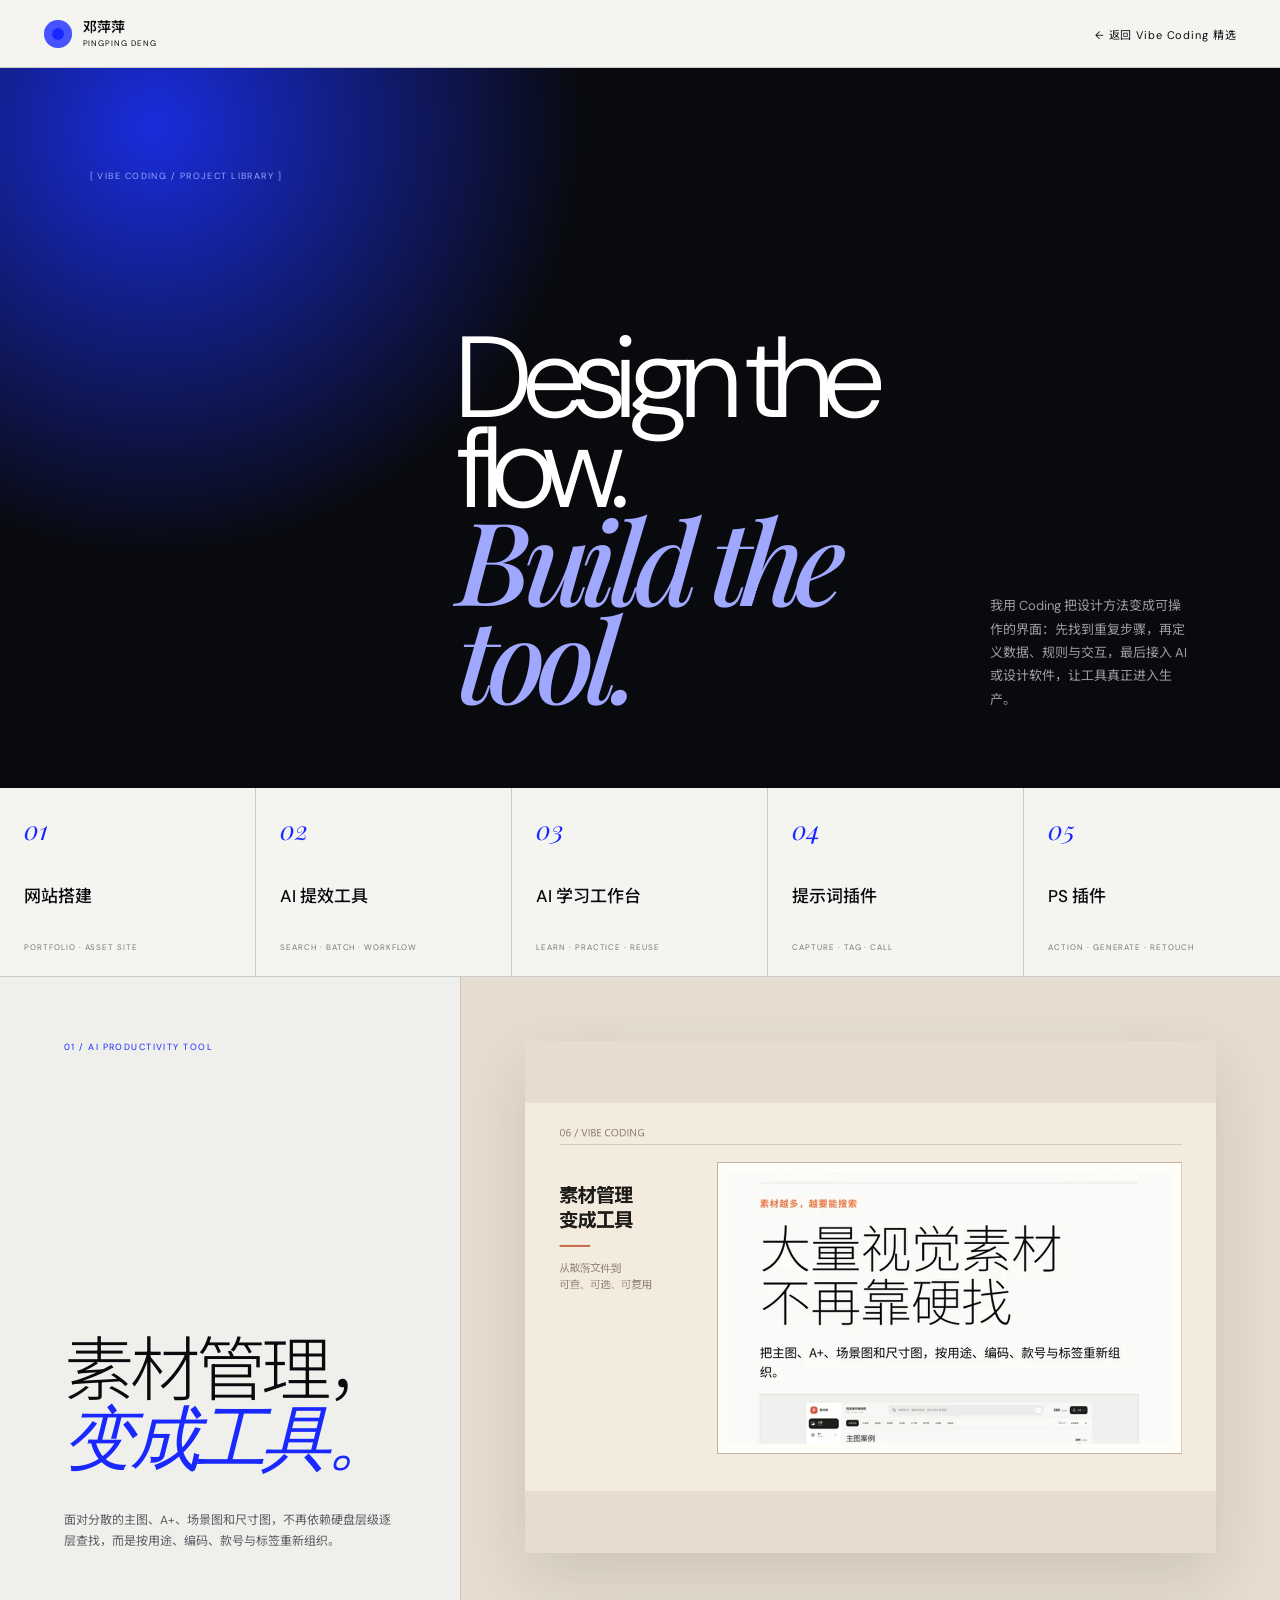
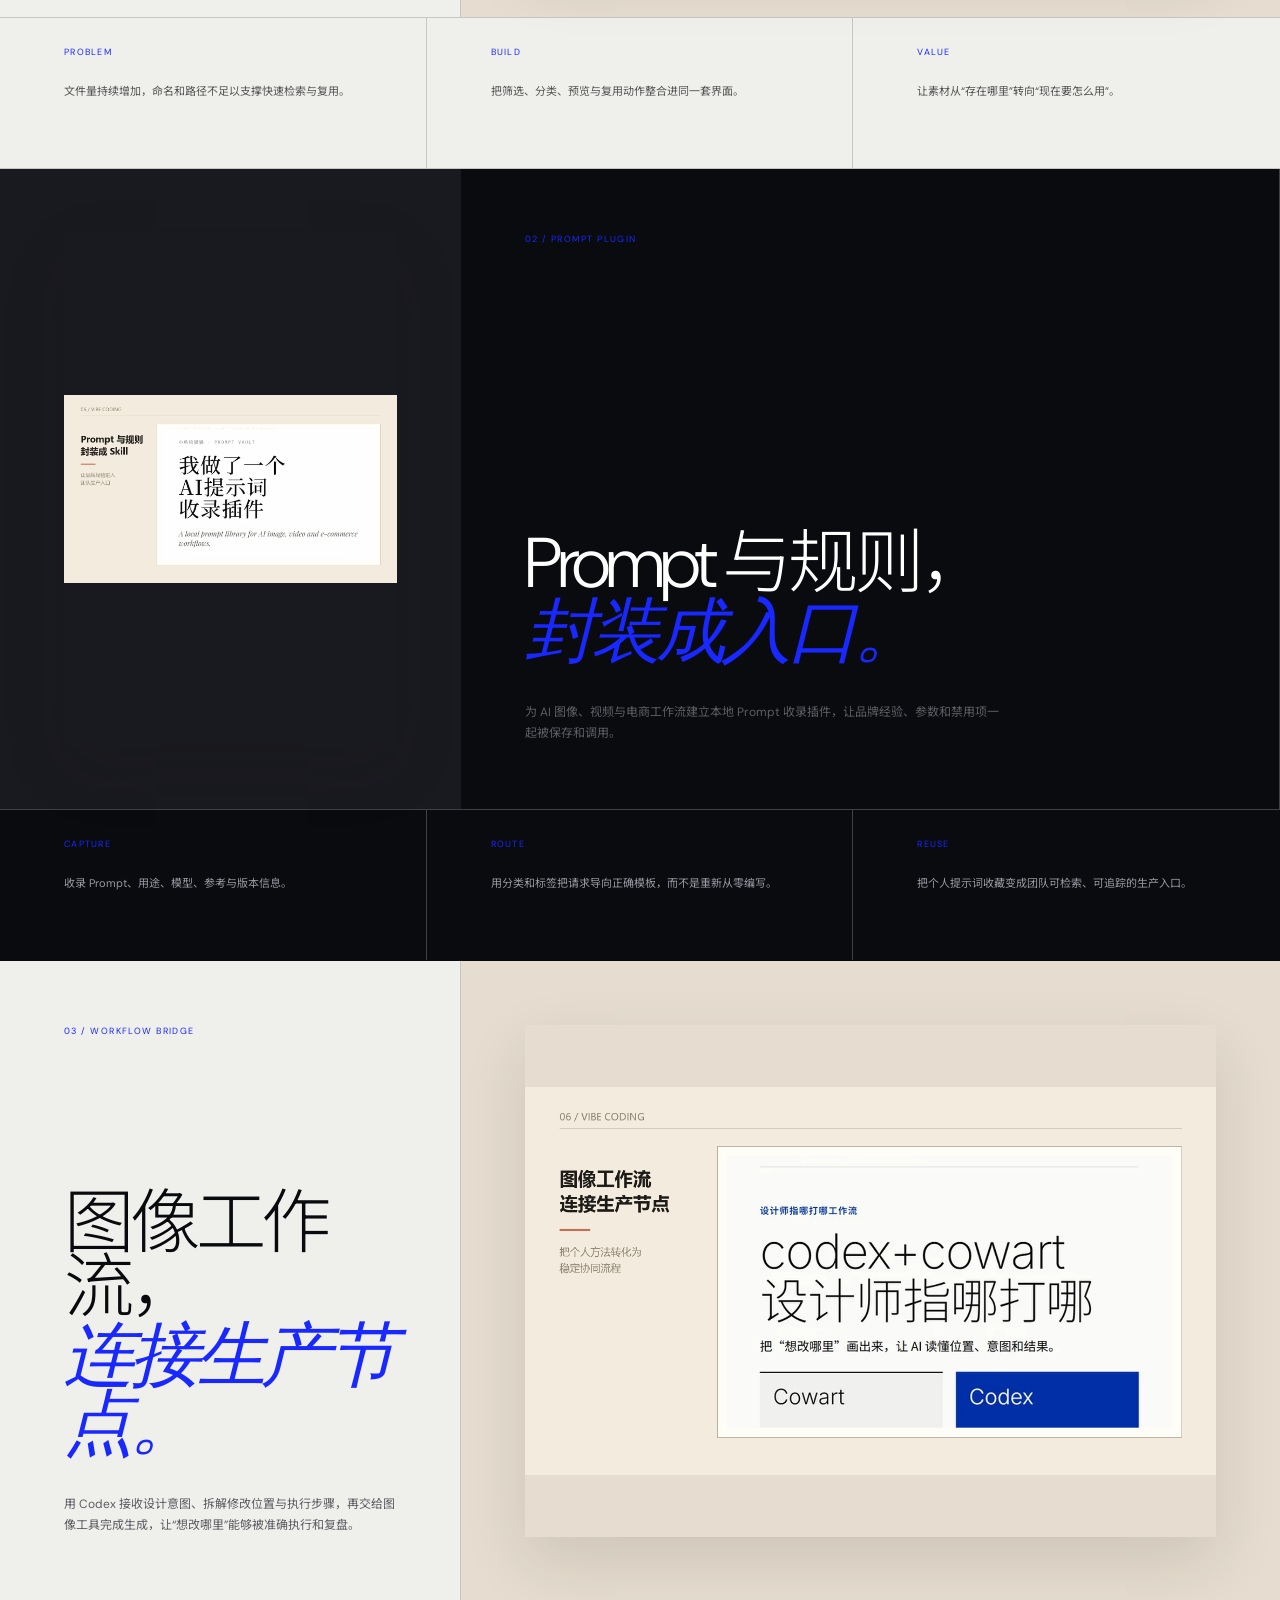
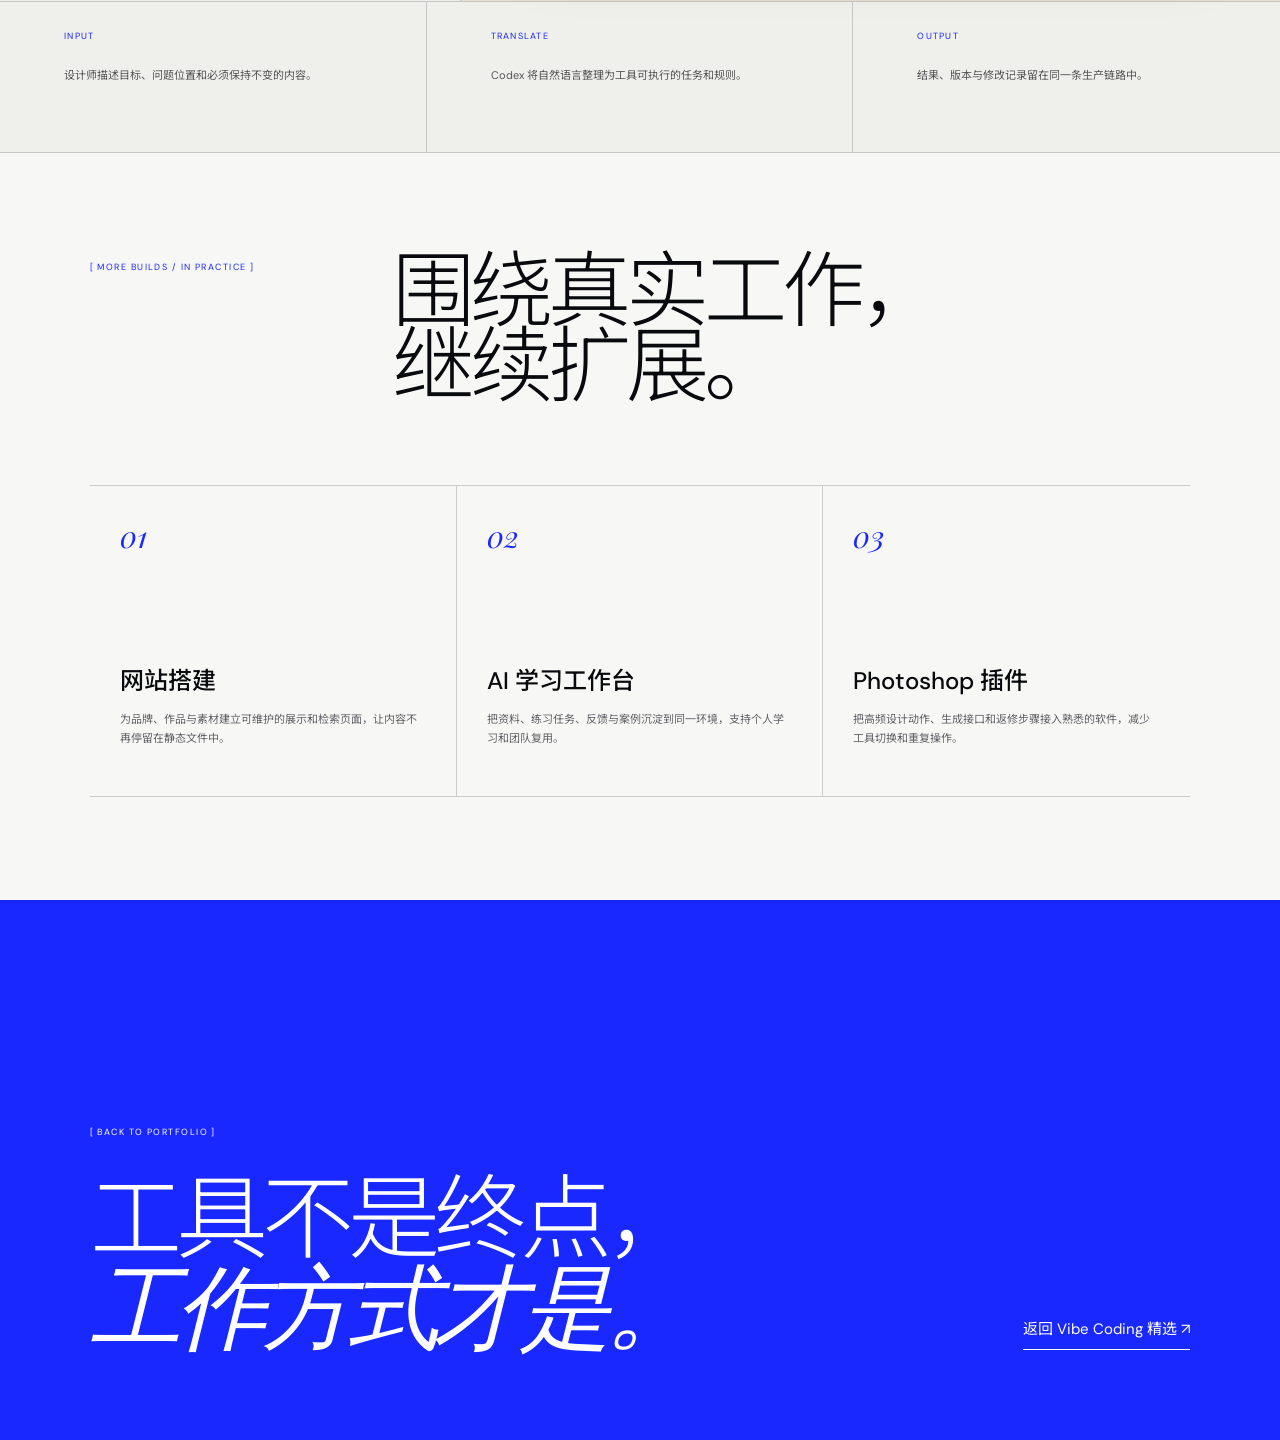
<file: coding.html>
<!doctype html>
<html lang="zh-CN">
  <head>
    <meta charset="UTF-8" />
    <meta name="viewport" content="width=device-width, initial-scale=1.0" />
    <meta name="description" content="邓萍萍的 Vibe Coding 项目：网站、AI 提效工具、学习工作台、提示词插件与设计插件。" />
    <title>Vibe Coding — 邓萍萍 · Pingping Deng</title>
    <link rel="stylesheet" crossorigin href="/assets/coding-C8Bt-M8o.css?v=20261022-lossless">
    <link rel="stylesheet" crossorigin href="/assets/styles-DKJo5s04.css?v=20261022-lossless">
  </head>
  <body class="coding-library">
    <a class="skip-link" href="#coding-main">跳到 Coding 项目</a>
    <header class="coding-library-header">
      <a class="brand" href="/index.html" aria-label="邓萍萍作品集首页"><span class="brand-dot" aria-hidden="true"></span><span><strong>邓萍萍</strong><small>PINGPING DENG</small></span></a>
      <a class="coding-return" href="/index.html#vibe-coding">← 返回 Vibe Coding 精选</a>
    </header>

    <main id="coding-main">
      <header class="coding-library-hero">
        <p>[ VIBE CODING / PROJECT LIBRARY ]</p>
        <div><h1>Design the flow.<br /><em>Build the tool.</em></h1><p>我用 Coding 把设计方法变成可操作的界面：先找到重复步骤，再定义数据、规则与交互，最后接入 AI 或设计软件，让工具真正进入生产。</p></div>
      </header>

      <section class="coding-direction-index" aria-labelledby="direction-title">
        <h2 id="direction-title" class="visually-hidden">Vibe Coding 项目方向</h2>
        <a href="#website-builds"><span>01</span><strong>网站搭建</strong><small>PORTFOLIO · ASSET SITE</small></a>
        <a href="#asset-library"><span>02</span><strong>AI 提效工具</strong><small>SEARCH · BATCH · WORKFLOW</small></a>
        <a href="#learning-workbench"><span>03</span><strong>AI 学习工作台</strong><small>LEARN · PRACTICE · REUSE</small></a>
        <a href="#prompt-vault"><span>04</span><strong>提示词插件</strong><small>CAPTURE · TAG · CALL</small></a>
        <a href="#photoshop-plugins"><span>05</span><strong>PS 插件</strong><small>ACTION · GENERATE · RETOUCH</small></a>
      </section>

      <section class="coding-project" id="asset-library" aria-labelledby="asset-library-title">
        <header><span>01 / AI PRODUCTIVITY TOOL</span><h2 id="asset-library-title">素材管理，<br /><em>变成工具。</em></h2><p>面对分散的主图、A+、场景图和尺寸图，不再依赖硬盘层级逐层查找，而是按用途、编码、款号与标签重新组织。</p></header>
        <figure><img src="/assets/vibe-coding/asset-library.png.lossless.webp" alt="视觉素材管理工具的作品展示页" width="1280" height="720" /></figure>
        <dl>
          <div><dt>Problem</dt><dd>文件量持续增加，命名和路径不足以支撑快速检索与复用。</dd></div>
          <div><dt>Build</dt><dd>把筛选、分类、预览与复用动作整合进同一套界面。</dd></div>
          <div><dt>Value</dt><dd>让素材从“存在哪里”转向“现在要怎么用”。</dd></div>
        </dl>
      </section>

      <section class="coding-project coding-project-inverse" id="prompt-vault" aria-labelledby="prompt-vault-title">
        <header><span>02 / PROMPT PLUGIN</span><h2 id="prompt-vault-title">Prompt 与规则，<br /><em>封装成入口。</em></h2><p>为 AI 图像、视频与电商工作流建立本地 Prompt 收录插件，让品牌经验、参数和禁用项一起被保存和调用。</p></header>
        <figure><img src="/assets/vibe-coding/prompt-vault.png.lossless.webp" alt="AI 提示词收录插件的作品展示页" width="1280" height="720" /></figure>
        <dl>
          <div><dt>Capture</dt><dd>收录 Prompt、用途、模型、参考与版本信息。</dd></div>
          <div><dt>Route</dt><dd>用分类和标签把请求导向正确模板，而不是重新从零编写。</dd></div>
          <div><dt>Reuse</dt><dd>把个人提示词收藏变成团队可检索、可追踪的生产入口。</dd></div>
        </dl>
      </section>

      <section class="coding-project" id="workflow-bridge" aria-labelledby="workflow-bridge-title">
        <header><span>03 / WORKFLOW BRIDGE</span><h2 id="workflow-bridge-title">图像工作流，<br /><em>连接生产节点。</em></h2><p>用 Codex 接收设计意图、拆解修改位置与执行步骤，再交给图像工具完成生成，让“想改哪里”能够被准确执行和复盘。</p></header>
        <figure><img src="/assets/vibe-coding/codex-cowart-workflow.png.lossless.webp" alt="Codex 与 Cowart 图像协作工作流的作品展示页" width="1280" height="720" /></figure>
        <dl>
          <div><dt>Input</dt><dd>设计师描述目标、问题位置和必须保持不变的内容。</dd></div>
          <div><dt>Translate</dt><dd>Codex 将自然语言整理为工具可执行的任务和规则。</dd></div>
          <div><dt>Output</dt><dd>结果、版本与修改记录留在同一条生产链路中。</dd></div>
        </dl>
      </section>

      <section class="coding-next" aria-labelledby="coding-next-title">
        <header><p>[ MORE BUILDS / IN PRACTICE ]</p><h2 id="coding-next-title">围绕真实工作，<br />继续扩展。</h2></header>
        <div class="coding-next-grid">
          <article id="website-builds"><span>01</span><h3>网站搭建</h3><p>为品牌、作品与素材建立可维护的展示和检索页面，让内容不再停留在静态文件中。</p></article>
          <article id="learning-workbench"><span>02</span><h3>AI 学习工作台</h3><p>把资料、练习任务、反馈与案例沉淀到同一环境，支持个人学习和团队复用。</p></article>
          <article id="photoshop-plugins"><span>03</span><h3>Photoshop 插件</h3><p>把高频设计动作、生成接口和返修步骤接入熟悉的软件，减少工具切换和重复操作。</p></article>
        </div>
      </section>

      <footer class="coding-library-footer">
        <div><p>[ BACK TO PORTFOLIO ]</p><h2>工具不是终点，<br /><em>工作方式才是。</em></h2></div>
        <a href="/index.html#vibe-coding">返回 Vibe Coding 精选 <span aria-hidden="true">↗</span></a>
      </footer>
    </main>
  </body>
</html>
</file>
<file: assets/archive-gallery-CXCfC7b8.css>
.archive-selection{color:#f4f4f1;background:#101114}.archive-intro{color:var(--ink);background:#ecece8;justify-content:space-between;align-items:flex-end;gap:40px;padding:clamp(40px,6vw,90px) 5vw;display:flex}.archive-eyebrow{letter-spacing:.13em;color:var(--blue);margin:0 0 22px;font-size:10px}.archive-intro h2{letter-spacing:-.04em;margin:0;font-size:clamp(32px,4.5vw,66px);font-weight:400}.archive-intro-note p{color:#575961;margin:0 0 18px;font-size:13px;line-height:1.9}.archive-text-link{min-height:44px;color:var(--blue);border-bottom:1px solid;align-items:center;gap:35px;font-size:13px;display:inline-flex}.archive-index{color:var(--ink);border-top:1px solid var(--line);background:#ecece8;grid-template-columns:repeat(3,minmax(0,1fr));display:grid}.archive-index a{border-right:1px solid var(--line);border-bottom:1px solid var(--line);grid-template-columns:auto 1fr;gap:14px 22px;min-width:0;padding:27px 3vw;transition:background .2s;display:grid}.archive-index a:last-child{border-right:0}.archive-index a:hover{background:#e0e1dd}.archive-index a>span{font-family:var(--serif);color:var(--blue);font-size:21px;font-style:italic}.archive-index strong{align-self:center;font-size:15px;font-weight:500}.archive-index small{color:#64656b;letter-spacing:.05em;grid-column:2;font-size:10px}.archive-index small span{color:var(--blue);margin-left:16px}.archive-project,.archive-page{scroll-margin-top:68px}.archive-project-heading{color:#f4f4f1;background:#101114;border-bottom:1px solid #ffffff26;align-items:center;gap:26px;padding:30px 5vw;display:flex}.archive-project-number{font-family:var(--serif);color:#9ca8ff;align-self:flex-start;font-size:32px;font-style:italic}.archive-project-heading p{letter-spacing:.12em;color:#a3a4ad;margin:0 0 8px;font-size:9px}.archive-project-heading h3{margin:0;font-size:clamp(20px,2.2vw,32px);font-weight:400}.archive-project-pages{color:#a3a4ad;white-space:nowrap;margin-left:auto;font-size:11px}.archive-pages{max-width:2000px;margin:0 auto}.archive-page{margin:0}.archive-page a{cursor:zoom-in;display:block}.archive-page img{object-fit:contain;width:100%;height:auto;max-height:none;display:block}.archive-page a:focus-visible{z-index:1;outline-offset:-3px;outline:3px solid #9ca8ff;position:relative}.archive-more{color:var(--ink);background:#ecece8;justify-content:space-between;align-items:center;gap:32px;padding:70px 5vw;display:flex}.archive-more h3{letter-spacing:-.03em;margin:0 0 16px;font-size:clamp(26px,3.2vw,46px);font-weight:400}.archive-more div>p:last-child{color:#575961;margin:0;font-size:13px;line-height:1.8}.archive-button{color:#fff;background:var(--blue);white-space:nowrap;justify-content:space-between;align-items:center;gap:60px;min-height:64px;padding:18px 28px;font-size:16px;transition:background .2s;display:inline-flex}.archive-button:hover{background:var(--blue-dark)}.archive-button span{font-size:24px}.archive-button:focus-visible,.archive-text-link:focus-visible,.archive-index a:focus-visible,.archive-library-header a:focus-visible{outline-offset:4px;outline:3px solid #6876ff}.archive-library{background:#101114}.archive-library-header{z-index:50;border-bottom:1px solid var(--line);background:#f4f4f1;justify-content:space-between;align-items:center;height:68px;padding:0 5vw;display:flex;position:fixed;inset:0 0 auto}.archive-return{align-items:center;min-height:44px;font-size:12px;display:inline-flex}.archive-library main{padding-top:68px}.archive-library-intro{align-items:flex-end;padding-top:clamp(60px,7vw,110px)}.archive-library-intro h1{letter-spacing:-.06em;margin:0;font-size:clamp(48px,7vw,104px);font-weight:400;line-height:1.05}.archive-library-intro h1 em{font-family:var(--serif);color:var(--blue);font-weight:500}.archive-library-intro .archive-intro-note p{margin-bottom:0}.archive-library .archive-index{grid-template-columns:repeat(4,minmax(0,1fr))}.archive-library .archive-more{border-bottom:1px solid var(--line)}@media (width<=900px){.archive-library .archive-index{grid-template-columns:repeat(2,minmax(0,1fr))}.archive-library .archive-index a:nth-child(2){border-right:0}.archive-index a{gap:12px;padding:24px}.archive-index strong{font-size:14px}.archive-more{padding-block:48px}}@media (width<=600px){.archive-intro,.archive-more{flex-direction:column;align-items:stretch;gap:28px;padding:38px 6vw}.archive-eyebrow{margin-bottom:18px;font-size:9px}.archive-index{grid-template-columns:1fr}.archive-index a{border-right:0;grid-template-columns:24px 1fr auto;align-items:center;padding:20px 6vw}.archive-index small{grid-column:auto;font-size:9px}.archive-index small span{margin-left:6px}.archive-library .archive-index{grid-template-columns:1fr}.archive-project-heading{flex-wrap:wrap;gap:8px 18px;padding:24px 6vw}.archive-project-number{font-size:26px}.archive-project-pages{width:100%;margin:4px 0 0 48px;font-size:10px}.archive-project,.archive-page{scroll-margin-top:58px}.archive-button{min-height:58px}.archive-library-header{height:58px;padding-inline:6vw}.archive-library-header .brand small{font-size:7px}.archive-return{font-size:11px}.archive-library main{padding-top:58px}.archive-library-intro{padding-top:52px}}@media (prefers-reduced-motion:reduce){.archive-library{scroll-behavior:auto}.archive-index a,.archive-button{transition:none}}
</file>
<file: assets/main-ChZQEMOP.css>
#hello .profile-intro>p{color:#38383e;font-size:18px;line-height:1.85}#hello .profile-contact dt{color:#4a4a50;font-size:14px;font-weight:500}#hello .profile-contact dd,#hello .profile-contact dd a{font-size:18px;line-height:1.6}#hello .profile-wechat strong{font-size:16px}#hello .profile-wechat figcaption span{color:#4a4a50;font-size:14px}#hello .experience-list time{letter-spacing:.03em;font-size:14px}#hello .experience-item>strong{font-size:20px;font-weight:600;line-height:1.6}#hello .experience-item>span{color:#44444a;font-size:17px;font-weight:500;line-height:1.65}#hello .experience-honors{flex-wrap:wrap;font-size:15px;line-height:1.7}#hello .experience-honors>span{font-size:12px}#hello .experience-brief{color:#38383e;font-size:17px;line-height:1.85}#hello .experience-list summary{font-size:15px;line-height:1.7}#hello .experience-list details li{color:#404046;font-size:16px;line-height:1.9}#hello .focus-list li{font-size:17px;font-weight:500;line-height:1.7}#hello .focus-list li:before{font-size:14px}#hello .focus-list p{color:#44444a;font-size:17px;line-height:1.85}.hero{background:#f2f2f2}.hero h1{letter-spacing:-.078em;z-index:2;font-size:16.1cqw;font-weight:600;top:10%;left:19.5%;transform:none}.hero h1 em{letter-spacing:-.075em;margin-left:-.055em;font-size:1.08em;top:-.13em}.hero-collage{z-index:3;width:62%;height:53%;top:25.4%;left:19.8%;transform:none}.hero-collage .editorial-folder-art{object-fit:fill;clip-path:polygon(6.1% 22%,24.8% 16.6%,24.4% 8.3%,47% 5.9%,47.2% 4.9%,67.2% 6.2%,67.5% 6.5%,93% 9.3%,90.8% 64%,92.8% 73%,93% 79%,92.2% 92.5%,14.1% 92.5%,6.2% 46%,6% 43%,6.7% 41%,8.4% 40%,10% 40%);width:100%;height:100%}.hero-year{gap:1.35cqw;top:69.4%;left:22.8%}.hero-year strong{width:9.8cqw;height:9.8cqw;box-shadow:none;font-size:4.2cqw}.hero-year p{margin-bottom:.05cqw;font-size:1.75cqw}.hero-copy{top:59.2%;left:77%}.hero-copy p{font-size:1.75cqw;line-height:1.12}.hero-index{border-radius:1.3cqw;gap:.35cqw;width:18.5%;padding:1.2cqw;font-size:1.2cqw;top:65.6%;left:68.1%}.hero-selected{font-size:1.7cqw;bottom:9.6%}@media (width<=900px){.hero{aspect-ratio:742/579}}.hero h1{z-index:auto}.hero h1>span{z-index:2;position:relative}.hero h1 em{z-index:auto}.hero h1 .hero-f{z-index:5;transform-origin:50% 10%;display:inline-block;position:relative;transform:scaleY(1.27)}.hero h1 .hero-olio{z-index:2;position:relative}.hero-collage{z-index:auto}.hero-collage .editorial-folder-art{z-index:3;position:absolute;inset:0}.hero-work-plane{transform-origin:0 0;pointer-events:none;width:1476px;height:1065px;position:absolute;top:0;left:0}.hero-work-face{position:absolute;inset:0;overflow:hidden}.hero-work-face img{object-fit:cover;object-position:center top;transform-origin:0 0;width:400px;max-width:none;height:700px;position:absolute;top:0;left:0}.hero-work-face:after{content:"";background:linear-gradient(#0000 40.05%,#e6ebed47 40.2%,#080a0b61 40.45%,#080a0b66 67%,#000000c7 84%,#050606 92.3%);position:absolute;inset:0}.hero h1 .hero-f{z-index:5}.hero .hero-collage{z-index:auto;width:100%;height:100%;top:0;left:0;transform:none}.hero-collage .editorial-folder-art{display:none}.hero-work-plane{width:742px;height:579px}.hero-work-back{z-index:4}.hero-work-front{z-index:6}.hero-work-face{isolation:isolate;z-index:0;overflow:visible}.hero-work-face img{box-shadow:0 0 0 22px #fafaf5,5px 7px 0 23px #d0cec8,17px 20px 22px #00000040}.hero-work-front .hero-work-face img{box-shadow:0 0 0 25px #f9f8f2,5px 8px 0 26px #c6c3ba,18px 24px 23px #00000059}.hero-work-face:after{display:none}.hero-work-pocket{z-index:3}.hero-work-sleeve{z-index:7}.hero-pocket-back,.hero-pocket-front{transform-origin:0 0;isolation:isolate;width:400px;height:700px;position:absolute;top:0;left:0;overflow:hidden}.hero-work-pocket img,.hero-work-sleeve img{object-fit:fill;width:410px;max-width:none;height:800px;position:absolute;top:-40px;left:-5px}.hero-pocket-back{border-radius:24px 24px 10px 10px/65px 65px 24px 24px}.hero-pocket-front{opacity:.56;border-top:2px solid #ebf0f3a6;border-radius:19px 17px 12px 12px/60px 54px 42px 42px;-webkit-mask-image:linear-gradient(#000000c7,#000 76%);mask-image:linear-gradient(#000000c7,#000 76%)}.hero h1{letter-spacing:-.065em;transform-origin:0 0;font-size:13.5cqw;top:8.6%;left:19.5%;transform:scaleX(1.16)}.hero h1 em{font-size:1.2em;top:-.02em}.hero h1 .hero-f{transform-origin:50% 12%;transform:scaleY(1.85)}.hero h1 .hero-olio{font-style:normal}.batch-workflows{background:#f4f4f1;scroll-margin-top:68px}.bw-heading{background:var(--blue);color:#fff;padding:48px 8vw 32px}.bw-kicker{letter-spacing:.1em;border-bottom:1px solid #ffffff50;justify-content:space-between;margin:0;padding-bottom:24px;font-size:11px;display:flex}.bw-title-row{justify-content:space-between;align-items:end;gap:40px;padding:45px 0;display:flex}.bw-title-row h2{letter-spacing:-.04em;margin:0;font-size:clamp(42px,5.5vw,84px);font-weight:500;line-height:1.2}.bw-title-row h2 em{font-style:normal}.bw-title-row>p{color:#eef;margin:0 0 8px;font-size:14px;line-height:2}.bw-role{border-top:1px solid #ffffff50;align-items:baseline;gap:32px;padding-top:22px;font-size:12px;display:flex}.bw-role>span{white-space:nowrap}.bw-role p{margin:0;line-height:1.9}.bw-body{padding:42px 8vw 64px}.bw-intro{justify-content:space-between;align-items:center;gap:32px;display:flex}.bw-intro h3{margin:0;font-size:25px;font-weight:500;line-height:1.5}.bw-intro p{color:#65656e;max-width:440px;margin:0;font-size:12px;line-height:1.9}.bw-process{counter-reset:bw;border-top:1px solid #ccc;border-bottom:1px solid #ccc;grid-template-columns:repeat(6,minmax(0,1fr));margin:30px 0 38px;padding:0;list-style:none;display:grid}.bw-process li{counter-increment:bw;border-right:1px solid #ccc;padding:18px 12px;font-size:12px}.bw-process li:last-child{border:0}.bw-process li:before{content:"0" counter(bw);color:var(--blue);margin-bottom:7px;font-size:10px;display:block}.bw-grid{grid-template-columns:repeat(2,minmax(0,1fr));gap:28px;display:grid}.bw-card{background:#fff;border:1px solid #ddd;min-width:0;overflow:hidden}.bw-gallery{background:#e9e5dd;align-items:center;gap:8px;min-height:200px;padding:18px;display:flex}.bw-gallery figure{flex:1;min-width:0;margin:0}.bw-gallery a{display:block}.bw-gallery img{aspect-ratio:1;object-fit:contain;background:#f9f8f2;width:100%;display:block}.bw-gallery figcaption{text-align:center;color:#5b5850;margin-top:9px;font-size:10px}.bw-gallery-tall img{aspect-ratio:.64;object-fit:cover;object-position:top}.bw-card-body{padding:26px}.bw-card-label{letter-spacing:.08em;color:#3545bd;margin:0 0 14px;font-size:10px}.bw-card h3{letter-spacing:-.02em;margin:0 0 15px;font-size:27px;font-weight:500;line-height:1.3}.bw-summary{margin:0 0 12px;font-size:15px;line-height:1.7}.bw-problem{color:#61616b;min-height:50px;margin:0;font-size:13px;line-height:1.9}.bw-card dl{border-top:1px solid #e1e1e5;border-bottom:1px solid #e1e1e5;gap:10px;margin:22px 0;padding:16px 0;font-size:12px;line-height:1.9;display:grid}.bw-card dl>div{grid-template-columns:58px 1fr;gap:12px;display:grid}.bw-card dt{color:#74747f}.bw-card dd{margin:0}.bw-card footer{flex-direction:column;gap:9px;display:flex}.bw-card footer a{color:var(--blue);width:fit-content;font-size:13px}.bw-card footer span{color:#797983;font-size:10px}.bw-card a:hover{text-underline-offset:5px;text-decoration:underline}.batch-workflows a:focus-visible{outline:2px solid var(--blue);outline-offset:4px}.bw-diagram{background:#e6e8fa;flex-direction:column;justify-content:center;gap:20px;min-height:220px;padding:32px 25px;display:flex}.bw-diagram>p{color:#4f5a91;letter-spacing:.1em;margin:0;font-size:10px}.bw-diagram>div{align-items:center;gap:10px;display:flex}.bw-diagram>div span{text-align:center;background:#ffffffb0;border:1px solid #bbc1df;flex:1;min-width:0;padding:20px 4px;font-size:12px}.bw-diagram b{color:#6b76a9;font-weight:400}.bw-diagram small{color:#657092;font-size:10px}.bw-card-wide{grid-column:1/-1;grid-template-columns:1fr 1fr;display:grid}.bw-card-wide .bw-diagram{color:#fff;background:#14192c}.bw-card-wide .bw-diagram>div span{background:#34416a;border-color:#5e6c9c}.bw-card-wide .bw-diagram p,.bw-card-wide .bw-diagram small{color:#aab5df}.bw-footer{border-top:1px solid #ccc;justify-content:space-between;align-items:center;gap:30px;margin-top:36px;padding-top:28px;display:flex}.bw-footer strong{font-size:20px;font-weight:500}.bw-footer p{color:#666670;max-width:760px;font-size:12px;line-height:1.9}.bw-footer>a{white-space:nowrap;background:var(--blue);color:#fff;padding:13px 18px;font-size:13px}@media (width<=900px){.bw-title-row{flex-direction:column;align-items:start;gap:22px}.bw-intro{flex-direction:column;align-items:start;gap:16px}.bw-card-body{padding:22px}.bw-card h3{font-size:23px}.bw-gallery{gap:6px;padding:12px}.bw-gallery figcaption{font-size:9px}}@media (width<=680px){.bw-heading{padding:30px 24px 25px}.bw-kicker span:last-child{display:none}.bw-title-row{padding:30px 0}.bw-title-row h2{font-size:clamp(34px,8.6vw,54px)}.bw-title-row>p{font-size:12px}.bw-role{gap:16px;font-size:11px}.bw-body{padding:30px 24px 40px}.bw-intro h3{font-size:22px}.bw-process{grid-template-columns:repeat(3,minmax(0,1fr))}.bw-process li:nth-child(3){border-right:0}.bw-process li:nth-child(-n+3){border-bottom:1px solid #ccc}.bw-grid{grid-template-columns:minmax(0,1fr);gap:24px}.bw-card-wide{grid-column:auto;display:block}.bw-problem{min-height:0}.bw-gallery{min-height:170px}.bw-footer{flex-direction:column;align-items:start}.bw-footer strong{font-size:18px}}#aplus-cases,#listing-cases,#ai-video{scroll-margin-top:68px}#aplus-cases,.aplus-showcase{--ink:#f5f5f2;--blue:#8d9aff;color:var(--ink);background:#101114}#aplus-cases{gap:5vw;padding:5vw 2.5vw 3vw}#aplus-cases span{margin-bottom:26px}#aplus-cases h3{font-size:clamp(42px,5.7vw,96px);line-height:1.04}#aplus-cases h3 em{white-space:nowrap}#aplus-cases>p{color:#c1c2ca}.aplus-showcase{padding:0 2.5vw 4vw}.aplus-showcase .gallery-image-button{box-shadow:none;border-color:#404249}.aplus-masonry{grid-template-columns:repeat(4,minmax(0,1fr));align-items:start;gap:clamp(12px,1.5vw,24px);display:grid}.aplus-column{flex-direction:column;gap:clamp(12px,1.5vw,24px);min-width:0;display:flex}.aplus-case{min-width:0;margin:0}.gallery-image-button{cursor:zoom-in;background:#fff;border:1px solid #c6c7c2;width:100%;padding:0;display:block;box-shadow:0 4px 14px #1113180b}.gallery-image-button img{object-fit:contain;width:100%;height:auto;max-height:none;display:block}.gallery-image-button:focus-visible{outline:3px solid var(--blue);outline-offset:4px}.gallery-more{text-align:center;color:var(--ink);margin:0;padding:38px 20px;font-size:clamp(13px,1.2vw,17px);line-height:1.9}.gallery-more a{color:var(--blue);text-underline-offset:5px;white-space:nowrap;text-decoration:underline}.gallery-more a:focus-visible{outline:2px solid var(--blue);outline-offset:5px}.workflow-page-aplus>.gallery-more{border-top:1px solid var(--line)}.listing-showcase{background:#dedfdb;padding:0 2.5vw 3vw}.listing-showcase>.listing-github-heading{background:#ecece8;margin-inline:-2.5vw}.listing-heading-summary>span{color:var(--blue)}.listing-workflow-title>span{color:var(--blue);letter-spacing:.16em;margin-bottom:44px;font-size:9px;display:block}.listing-workflow-title h2{letter-spacing:-.06em;margin:0;font-size:clamp(44px,6vw,96px);font-weight:400;line-height:1.06}.listing-workflow-title h2 em{color:var(--blue);font-family:var(--serif);font-weight:500}.listing-method{margin:0 -2.5vw 38px}.listing-method-heading{border-top:1px solid #b7b9b4;justify-content:space-between;align-items:baseline;gap:16px;padding:16px 2.5vw;display:flex}.listing-method-heading h3{margin:0;font-size:18px;font-weight:500}.listing-method-heading>span{color:var(--blue);letter-spacing:.08em;white-space:nowrap;font-size:10px}.listing-process{background:#f7f7f4;border-block:1px solid #c7c9c4;grid-template-columns:repeat(6,minmax(0,1fr));margin:0;padding:0;list-style:none;display:grid}.listing-process li{border-right:1px solid #c7c9c4;min-width:0;min-height:194px;padding:26px clamp(18px,1.8vw,32px)}.listing-process li:last-child{border-right:0}.listing-process li>span{color:var(--blue);font-family:var(--serif);font-variant-numeric:tabular-nums;margin-bottom:40px;font-size:24px;font-style:italic;display:block}.listing-process h4{margin:0 0 8px;font-size:16px;font-weight:500}.listing-process p{color:#51525b;margin:0;font-size:12px;line-height:1.7}.listing-logic-layout{background:#fff;border-bottom:1px solid #c7c9c4;grid-template-columns:.9fr 2fr;display:grid}.listing-logic-intro{flex-direction:column;padding:clamp(28px,4.5vw,88px);display:flex}.listing-logic-intro>span,.listing-logic dt>span{color:var(--blue);letter-spacing:.14em;font-size:9px}.listing-logic-intro h3{letter-spacing:-.055em;margin:auto 0 28px;padding-top:48px;font-size:clamp(36px,3.7vw,66px);font-weight:400;line-height:1.12}.listing-logic-intro h3 em{color:var(--blue);font-family:var(--serif);font-weight:500}.listing-logic-intro>p{color:#51525b;margin:0;font-size:13px;line-height:1.8}.listing-logic{grid-template-columns:repeat(2,minmax(0,1fr));margin:0;display:grid}.listing-logic>div{border-left:1px solid #c7c9c4;flex-direction:column;min-width:0;min-height:clamp(244px,20vw,325px);padding:clamp(26px,3vw,58px);display:flex}.listing-logic>div:nth-child(-n+2){border-bottom:1px solid #c7c9c4}.listing-logic dt{flex-direction:column;flex:1;margin:0 0 14px;display:flex}.listing-logic dt>span{margin-bottom:auto}.listing-logic dt>strong{letter-spacing:-.04em;margin-top:52px;font-size:clamp(22px,2vw,34px);font-weight:400;line-height:1.3}.listing-logic dd{color:#51525b;margin:0;font-size:13px;line-height:1.8}.listing-method-reference{color:#51525b;margin:0;padding:20px 2.5vw 0;font-size:11px;line-height:1.8}.listing-method-reference a{color:var(--blue);text-underline-offset:3px;text-decoration:underline}.listing-method-reference a:focus-visible{outline:2px solid var(--blue);outline-offset:4px}.listing-cases-stage{--ink:#f5f5f2;color:var(--ink);background:#101114;margin:0 -2.5vw -3vw;padding:18px 2.5vw 3vw;overflow:clip}.listing-group+.listing-group{margin-top:48px}.listing-group>header{border-top:1px solid #383a40;justify-content:space-between;align-items:baseline;gap:16px;padding:18px 0;display:flex}.listing-group h3{letter-spacing:-.04em;margin:0;font-size:clamp(24px,2.7vw,38px);font-weight:400}.listing-group header span{color:#9b9da5;letter-spacing:.08em;font-size:10px}.listing-grid{grid-template-columns:repeat(3,minmax(0,1fr));align-items:start;gap:clamp(10px,1.1vw,18px);display:grid}.listing-grid-seven{grid-template-columns:repeat(5,minmax(0,1fr))}.listing-grid-seven>:first-child{grid-area:span 2/span 2}.listing-cases-stage .gallery-image-button{background:#18191d;border-color:#383a40;transition:opacity .36s,transform .36s cubic-bezier(.2,.7,.2,1),border-color .36s,box-shadow .36s;box-shadow:0 18px 42px #0000002e}.listing-cases-stage .gallery-image-button img{transition:transform .6s cubic-bezier(.2,.7,.2,1)}.listing-group-motion .gallery-image-button{opacity:0;transition-delay:calc(var(--reveal-index,0) * 54ms);transform:translateY(28px)}.listing-group-motion.is-visible .gallery-image-button{opacity:1;transform:translateY(0)}.listing-cases-stage .gallery-more{color:#c1c2ca}@media (hover:hover) and (pointer:fine){.listing-cases-stage .gallery-image-button:hover{z-index:2;border-color:var(--blue);transform:translateY(-8px);box-shadow:0 28px 62px #00000057}.listing-cases-stage .gallery-image-button:hover img{transform:scale(1.018)}}.video-chapter{min-height:580px}.video-showcase{--ink:#f5f5f2;--blue:#8d9aff;color:var(--ink);background:#101114;padding:5vw 4vw 3vw}.video-intro{justify-content:space-between;align-items:end;gap:30px;margin-bottom:38px;display:flex}.video-intro span{color:var(--blue);letter-spacing:.12em;font-size:10px}.video-intro h3{letter-spacing:-.05em;margin:24px 0 0;font-size:clamp(36px,4.5vw,70px);font-weight:400}.video-intro h3 em{color:var(--blue);font-family:var(--serif);font-weight:500;display:inline-block}.video-intro p{color:#c1c2ca;margin:0;font-size:12px;line-height:1.8}.video-grid{grid-template-columns:repeat(2,minmax(0,1fr));gap:48px 28px;display:grid}.video-case{min-width:0}.video-cover{background:#232529;display:block;position:relative;overflow:hidden}.video-cover img{aspect-ratio:16/9;object-fit:contain;width:100%;height:auto;display:block}.video-cover-badge{color:#fff;background:#101114e6;border:1px solid #ffffff40;border-radius:24px;padding:8px 12px;font-size:12px;position:absolute;bottom:16px;right:16px}.video-case>header{padding:17px 55px 0 0;position:relative}.video-case header>span:first-child{color:#a5a8b2;letter-spacing:.12em;font-size:9px}.video-case h3{letter-spacing:-.04em;margin:9px 0;font-size:clamp(24px,2.4vw,36px);font-weight:400}.video-duration{color:#a5a8b2;font-variant-numeric:tabular-nums;font-size:12px;position:absolute;top:18px;right:0}.video-description{color:#c1c2ca;margin:12px 0 18px;font-size:14px;line-height:1.8}.video-watch{min-height:44px;color:var(--ink);border:1px solid #8d9aff;border-radius:28px;align-items:center;padding:10px 18px;font-size:13px;text-decoration:none;display:inline-flex}.video-watch:hover{color:#101114;background:#8d9aff}.video-watch-note{color:#a5a8b2;margin-top:10px;font-size:11px;display:block}.video-source{width:fit-content;max-width:100%;color:var(--blue);overflow-wrap:anywhere;text-underline-offset:4px;margin:4px 0 10px;font-size:13px;line-height:1.6;text-decoration:underline;display:block}.video-cover:focus-visible,.video-watch:focus-visible,.video-source:focus-visible{outline:2px solid var(--blue);outline-offset:4px}.video-more{border-top:1px solid #404249;margin-top:40px;padding-bottom:24px}.video-more a+a{margin-left:18px}@media (width<=1179px){.listing-process{grid-template-columns:repeat(3,minmax(0,1fr))}.listing-process li:nth-child(3n){border-right:0}.listing-process li:nth-child(-n+3){border-bottom:1px solid #c7c9c4}.aplus-masonry{grid-template-columns:repeat(2,minmax(0,1fr))}.listing-grid-seven{grid-template-columns:repeat(4,minmax(0,1fr))}.listing-grid-seven>:first-child{grid-area:span 2/span 2}.listing-grid-seven>:nth-child(n+6){grid-column:span 2}}@media (width>=680px) and (width<=979px){.listing-logic-layout{grid-template-columns:1fr}.listing-logic-intro{border-bottom:1px solid #c7c9c4;grid-template-columns:1fr 1fr;align-items:end;gap:20px;display:grid}.listing-logic-intro>span{grid-column:1/-1}.listing-logic-intro h3{margin:0;padding-top:20px}.listing-logic>div:nth-child(odd){border-left:0}}@media (width<=679px){#aplus-cases{grid-template-columns:1fr;gap:20px;padding:42px 0 26px}.listing-showcase>.listing-github-heading{margin-inline:-18px}#aplus-cases{padding-left:18px;padding-right:18px}#aplus-cases h3,.listing-workflow-title h2{font-size:clamp(38px,9.3vw,62px)}.aplus-showcase,.listing-showcase{padding-left:18px;padding-right:18px}.aplus-masonry{grid-template-columns:minmax(0,1fr)}.aplus-column{gap:18px}.workflow-page-aplus .workflow-rail-five{grid-template-columns:minmax(0,1fr);overflow-x:visible}.workflow-page-aplus .workflow-rail-five article{border-right:0;grid-template-columns:38px minmax(0,1fr);gap:8px 14px;min-height:0;padding:24px 18px;display:grid}.workflow-page-aplus .workflow-rail-five article:not(:last-child){border-bottom:1px solid var(--white-line)}.workflow-page-aplus .workflow-rail-five span{grid-row:span 2;margin:0}.workflow-page-aplus .workflow-rail-five strong,.workflow-page-aplus .workflow-rail-five p{grid-column:2}.listing-method{margin-inline:-18px}.listing-method-heading{align-items:start;gap:10px;padding-inline:18px}.listing-method-heading h3{font-size:16px}.listing-method-heading>span{padding-top:4px;font-size:9px}.listing-process{grid-template-columns:minmax(0,1fr)}.listing-process li{border-right:0;grid-template-columns:36px minmax(0,1fr);align-items:start;column-gap:14px;min-height:0;padding:24px 18px;display:grid}.listing-process li:not(:last-child){border-bottom:1px solid #c7c9c4}.listing-process li>span{grid-row:span 2;margin-bottom:0}.listing-process h4{margin:2px 0 8px}.listing-process p{grid-column:2}.listing-logic-layout,.listing-logic{grid-template-columns:minmax(0,1fr)}.listing-logic-intro{border-bottom:1px solid #c7c9c4;padding:36px 24px}.listing-logic-intro h3{padding-top:32px;font-size:clamp(38px,10vw,56px)}.listing-logic>div{border-left:0;min-height:220px;padding:28px 24px}.listing-logic>div:not(:last-child){border-bottom:1px solid #c7c9c4}.listing-logic dt>strong{margin-top:38px;font-size:25px}.listing-method-reference{padding-inline:18px}.listing-cases-stage{margin-inline:-18px;margin-bottom:-3vw;padding:12px 18px 26px}.listing-grid,.listing-grid-seven{grid-template-columns:repeat(2,minmax(0,1fr))}.listing-grid-seven>:first-child{grid-area:auto/1/auto/-1;width:100%}.listing-grid-seven>:nth-child(n+2){grid-column:auto}.listing-group+.listing-group{margin-top:32px}.listing-group header span{white-space:nowrap;font-size:9px}.gallery-more{padding:28px 0}.video-chapter{min-height:430px}.video-showcase{padding:36px 18px 16px}.video-intro{display:block}.video-intro p{margin-top:18px}.video-grid{grid-template-columns:minmax(0,1fr);gap:32px}}@media (prefers-reduced-motion:reduce){.listing-cases-stage .gallery-image-button,.listing-cases-stage .gallery-image-button img{opacity:1;transition:none;transform:none}}.archive-showreel{color:#f4f4f1;background:#101114;padding:80px 5vw 0}.showreel-heading{justify-content:space-between;align-items:flex-end;gap:32px;margin-bottom:48px;display:flex}.showreel-heading>div>p:first-child,.showreel-more p{color:#a8b0ff;letter-spacing:.12em;margin:0 0 30px;font-size:10px}.showreel-heading h2{letter-spacing:-.04em;margin:0;font-size:clamp(40px,5.5vw,82px);font-weight:600;line-height:1.12}.showreel-heading h2 em{color:#a8b0ff;font-family:var(--serif);font-style:italic;font-weight:400}.showreel-heading .showreel-description p{color:#e6e6ec;letter-spacing:0;margin-bottom:16px;font-size:14px}.showreel-description span{letter-spacing:.12em;color:#a5a6af;font-size:10px}.archive-showreel-player{aspect-ratio:16/9;object-fit:contain;background:#050609;width:100%;height:auto;display:block}.showreel-screen{position:relative}.showreel-play{color:#fff;cursor:pointer;background:#1828ff;border:1px solid #ffffff8c;border-radius:50%;place-content:center;gap:6px;width:96px;height:96px;display:grid;position:absolute;top:50%;left:50%;transform:translate(-50%,-50%);box-shadow:0 6px 35px #00000038}.showreel-play span{font-size:25px}.showreel-play small{letter-spacing:.12em;font-size:10px}.showreel-play:hover{background:#08157f}.showreel-play[hidden]{display:none}.showreel-play:focus-visible{outline-offset:5px;outline:3px solid #fff}.showreel-film-note{border-bottom:1px solid var(--white-line);color:#a5a6af;justify-content:space-between;gap:20px;padding:18px 0;font-size:11px;display:flex}.showreel-film-note a{color:#b7bfff}.showreel-more{justify-content:space-between;align-items:center;gap:36px;padding:64px 0 80px;display:flex}.showreel-more h3{letter-spacing:-.025em;margin:0 0 20px;font-size:clamp(27px,3.5vw,48px);font-weight:300;line-height:1.3}.showreel-more div>span{color:#a5a6af;font-size:13px;line-height:1.8}.archive-showreel a:focus-visible,.archive-showreel-player:focus-visible{outline-offset:5px;outline:2px solid #a8b0ff}.contact h2{text-wrap:balance}.contact-channels{justify-content:space-between;align-items:center;gap:48px;margin-top:55px;padding-bottom:25px;display:flex}.contact-details{gap:30px;min-width:0;margin:0;display:grid}.contact-details dt{color:#a9abb9;letter-spacing:.06em;margin-bottom:10px;font-size:11px}.contact-details dd{margin:0}.contact-details a{color:#aeb5ff;overflow-wrap:anywhere;border-bottom:1px solid;padding-bottom:8px;font-size:clamp(22px,2.3vw,38px);display:inline-block}.contact-wechat{flex:0 0 176px;width:176px;margin:0}.contact-wechat a{display:block}.contact-wechat img{object-fit:contain;width:100%;height:auto}.contact-wechat figcaption{gap:7px;margin-top:14px;display:grid}.contact-wechat strong{font-size:12px;font-weight:500}.contact-wechat figcaption span{color:#a9abb9;font-size:10px}.contact-channels a:focus-visible{outline-offset:6px;outline:2px solid #aeb5ff}@media (width<=700px){.archive-showreel{padding:48px 24px 0}.showreel-heading,.showreel-more{flex-direction:column;align-items:stretch;gap:30px}.showreel-heading{margin-bottom:28px}.showreel-heading>div>p:first-child,.showreel-more p{margin-bottom:20px;font-size:9px}.showreel-description span{font-size:9px}.showreel-film-note{flex-wrap:wrap;gap:12px;font-size:10px}.showreel-play{width:72px;height:72px}.showreel-more{padding:40px 0 48px}.contact-channels{flex-direction:column;align-items:flex-start;gap:32px;margin-top:38px;padding-bottom:0}.contact-details{gap:25px}.contact-wechat{flex-basis:auto;width:160px}}.video-workflow{color:#090a0d;background:#ecece8;scroll-margin-top:68px}.video-workflow-title h2{color:var(--ink)}.video-workflow-title h2 em{color:var(--blue);font-style:italic}.video-workflow-title h2 em>span{display:inline-block}.video-workflow-summary>span{color:var(--blue)}.video-workflow-steps{border-top:1px solid var(--line);background:#f6f6f2;grid-template-columns:repeat(6,minmax(0,1fr));margin:0;padding:0;list-style:none;display:grid}.video-workflow-steps li{border-right:1px solid var(--line);border-bottom:1px solid var(--line);min-width:0;min-height:230px;padding:30px 24px}.video-workflow-steps li:last-child{border-right:0}.video-workflow-steps li>span{color:#1828ff;font-family:var(--serif);margin-bottom:44px;font-size:26px;font-style:italic;display:block}.video-workflow-steps h3{margin:0 0 12px;font-size:17px;font-weight:500}.video-workflow-steps p{color:#64656b;margin:0;font-size:12px;line-height:1.85}.video-workflow-roles{grid-template-columns:repeat(3,minmax(0,1fr));gap:0;margin:0;padding:55px 5vw 38px;display:grid}.video-workflow-roles>div{border-left:1px solid #1828ff;padding:0 30px}.video-workflow-roles dt span{color:#1828ff;letter-spacing:.1em;margin-bottom:21px;font-size:9px;display:block}.video-workflow-roles dt strong{font-size:23px;font-weight:400}.video-workflow-roles dd{color:#64656b;max-width:360px;margin:14px 0 0;font-size:12px;line-height:1.9}.video-workflow-gate{color:#64656b;margin:0;padding:0 5vw 45px;font-size:11px;line-height:1.8}@media (width<=1000px){.video-workflow-steps{grid-template-columns:repeat(3,minmax(0,1fr))}.video-workflow-steps li:nth-child(3n){border-right:0}.video-workflow-roles>div{padding-inline:20px}.video-workflow-roles dt strong{font-size:20px}}@media (width<=600px){.video-workflow{scroll-margin-top:58px}.video-workflow-steps{grid-template-columns:1fr}.video-workflow-steps li{border-right:0;grid-template-columns:42px 1fr;gap:8px 18px;min-height:0;padding:26px 24px;display:grid}.video-workflow-steps li>span{grid-row:span 2;margin:0}.video-workflow-steps h3{margin:0}.video-workflow-steps p{grid-column:2}.video-workflow-roles{grid-template-columns:1fr;gap:30px;padding:38px 24px 28px}.video-workflow-roles dt span{margin-bottom:12px}.video-workflow-roles dd{margin-top:10px}.video-workflow-gate{padding:0 24px 38px}}
</file>
<file: assets/styles-DKJo5s04.css>
@import "https://fonts.googleapis.com/css2?family=DM+Sans:opsz,wght@9..40,300;9..40,400;9..40,500;9..40,600&family=Noto+Sans+SC:wght@300;400;500;600&family=Playfair+Display:ital,wght@1,500&display=swap";:root{--blue:#1828ff;--blue-dark:#08157f;--ink:#090a0d;--paper:#f4f4f1;--line:#0a0a0e2e;--white-line:#ffffff38;--sans:"DM Sans", "Noto Sans SC", system-ui, sans-serif;--serif:"Playfair Display", Georgia, serif}*{box-sizing:border-box}html{scroll-behavior:smooth;background:var(--ink)}body{color:var(--ink);background:var(--paper);font-family:var(--sans);-webkit-font-smoothing:antialiased;margin:0}main{padding-top:0}button,a{font:inherit}a{color:inherit;text-decoration:none}img{width:100%;display:block}button{color:inherit}::selection{color:#fff;background:var(--blue)}.skip-link{z-index:100;color:#fff;background:var(--blue);padding:10px 14px;position:fixed;top:8px;left:8px;transform:translateY(-160%)}.skip-link:focus{transform:translateY(0)}.visually-hidden{clip:rect(0, 0, 0, 0)!important;white-space:nowrap!important;border:0!important;width:1px!important;height:1px!important;margin:-1px!important;padding:0!important;position:absolute!important;overflow:hidden!important}.topbar{z-index:50;width:100%;height:68px;color:var(--ink);opacity:0;pointer-events:none;border-bottom:1px solid #0000;justify-content:space-between;align-items:center;padding:0 3.4vw;transition:background .3s,border-color .3s,color .3s,opacity .25s;display:flex;position:fixed;top:0;left:0}.topbar.is-scrolled{border-color:var(--line);opacity:1;pointer-events:auto;-webkit-backdrop-filter:blur(14px);backdrop-filter:blur(14px);background:#f4f4f1e0}.brand{align-items:center;gap:11px;display:flex}.brand-dot{background:var(--blue);border-radius:50%;width:28px;height:28px;box-shadow:inset 0 0 0 8px #fff3}.brand span:last-child{line-height:1;display:grid}.brand strong{font-size:14px;font-weight:600}.brand small{letter-spacing:.12em;margin-top:5px;font-size:8px}.topbar nav{align-items:center;gap:28px;font-size:12px;font-weight:500;display:flex}.topbar nav a{position:relative}.topbar nav a:after{content:"";transform-origin:100%;background:currentColor;width:100%;height:1px;transition:transform .2s;position:absolute;bottom:-6px;left:0;transform:scaleX(0)}.topbar nav a:hover:after,.topbar nav a:focus-visible:after{transform-origin:0;transform:scaleX(1)}.menu-toggle{letter-spacing:.12em;background:0 0;border:0;padding:8px 0;font-size:11px;display:none}.hero{aspect-ratio:16/9;background:#f2f2f2;width:100%;min-height:0;margin:0;position:relative;overflow:hidden}.hero-stage{aspect-ratio:742/579;width:auto;position:absolute;top:0;bottom:0;left:50%;transform:translate(-50%);container-type:inline-size}.edition{letter-spacing:.11em;white-space:nowrap;font-size:1.72cqw;font-weight:600;position:absolute;top:1.6%;left:50%;transform:translate(-50%)}.hero h1{z-index:2;color:var(--blue);letter-spacing:-.09em;white-space:nowrap;margin:0;font-size:17.8cqw;font-weight:500;line-height:.82;position:absolute;top:8.4%;left:50%;transform:translate(-50%)}.hero h1 em{font-family:var(--serif);letter-spacing:-.08em;margin-left:-.09em;font-size:.98em;font-weight:500;position:relative;top:-.06em}.hero-collage{z-index:3;width:50%;height:47%;position:absolute;top:29%;left:48%;transform:translate(-50%)}.hero-folder{pointer-events:none;max-width:none;display:block;position:absolute}.hero-folder-back{z-index:0;object-fit:fill;opacity:.86;filter:drop-shadow(0 1.8cqw 3cqw #0003);width:108%;height:77%;top:23%;left:-4%}.hero-folder-front{z-index:8;object-fit:fill;opacity:.7;width:108%;height:72%;top:28%;left:-4%}.collage-card{background:#111;border:.45cqw solid #fff;border-radius:.45cqw;margin:0;position:absolute;overflow:hidden;translate:0 2.4cqw;box-shadow:0 1.7cqw 3.5cqw #0003}.card-b,.card-d,.card-e{translate:0 .7cqw}.collage-card img{object-fit:cover;object-position:top;filter:saturate(.94)contrast(1.02);height:100%}.card-b img,.card-g img{object-fit:contain;object-position:center;background:#fcf8ed}.card-e img{object-position:52% center}.card-a{z-index:3;width:32%;height:67%;top:15%;left:0;transform:rotate(-10deg)}.card-b{z-index:1;width:24%;height:34%;top:0;left:24%;transform:rotate(9deg)}.card-c{z-index:4;width:28%;height:67%;top:16%;left:29%;transform:rotate(-5deg)}.card-d{z-index:2;width:27%;height:60%;top:5%;left:49%;transform:rotate(-11deg)}.card-e{z-index:2;width:30%;height:72%;top:0;left:72%;transform:rotate(5deg)}.card-f{z-index:5;width:28%;height:51%;top:34%;left:47%;transform:rotate(12deg)}.card-g{z-index:6;width:25%;height:35%;top:51%;left:72%;transform:rotate(-10deg)}.hero-year{z-index:12;align-items:flex-end;gap:1.05cqw;display:flex;position:absolute;top:69.8%;left:22.8%}.hero-year strong{width:9.25cqw;height:9.25cqw;color:var(--blue);letter-spacing:-.08em;text-align:center;background:#fff;border-radius:50%;place-content:center;font-size:3.8cqw;line-height:.72;display:grid;box-shadow:0 .9cqw 2.6cqw #00000012}.hero-year strong span{display:block}.hero-year p{color:#666;margin:0 0 .6cqw;font-size:1.4cqw;line-height:1}.hero-year em{color:#222;font-size:1.2em;font-weight:600}.hero-copy{z-index:11;position:absolute;top:59.2%;left:76.4%}.hero-copy p{color:#4d4d53;letter-spacing:-.025em;white-space:nowrap;margin:0;font-size:1.85cqw;font-weight:400;line-height:1.02}.hero-index{z-index:13;color:#fff;background:var(--blue);border-radius:1.35cqw;gap:.42cqw;width:17.7%;padding:1.25cqw;font-size:1.03cqw;display:grid;position:absolute;top:65%;left:68.1%}.hero-index span{white-space:nowrap;border-bottom:1px solid #ffffff8c;padding-bottom:.48cqw}.hero-index span:last-child{border-bottom:0}.hero-selected{z-index:11;color:#666;letter-spacing:.06em;white-space:nowrap;font-size:1.45cqw;position:absolute;bottom:9.6%;left:50%;transform:translate(-50%)}.about-portrait{color:#fff;background:#03040b;flex-direction:column;justify-content:center;align-items:center;min-height:880px;padding:9vw 7vw 4vw;display:flex;position:relative;overflow:hidden}.portrait-backdrop,.about-shade{position:absolute;inset:0}.portrait-backdrop{overflow:hidden}.portrait-backdrop img{filter:grayscale()contrast(1.08);opacity:.78;width:225%;max-width:none;position:absolute;top:-8%;left:-21%}.about-shade{background:linear-gradient(90deg,#010207db,#02051a75 55%,#040d53cc),linear-gradient(0deg,#02030a 0,#0000 42%,#02030966 100%)}.about-kicker{z-index:2;letter-spacing:.15em;margin:0;font-size:10px;line-height:1.4;position:absolute;top:9%;left:50%}.about-portrait h2{z-index:2;text-align:center;letter-spacing:-.06em;max-width:1280px;margin:0;font-size:clamp(50px,6.3vw,104px);font-weight:300;line-height:1.02;position:relative}.about-portrait h2 span,.about-portrait h2 em{font-family:var(--serif);font-weight:500}.about-portrait h2 em{color:#a8afff;white-space:nowrap}.about-metrics{z-index:2;-webkit-backdrop-filter:blur(10px);backdrop-filter:blur(10px);background:#02041233;border-top:1px solid #ffffff57;border-bottom:1px solid #fff3;grid-template-columns:repeat(4,1fr);width:min(1240px,92vw);margin-top:clamp(46px,6vw,86px);display:grid;position:relative}.about-metric{min-width:0;padding:clamp(18px,2vw,30px) clamp(14px,1.8vw,26px) clamp(20px,2.2vw,34px)}.about-metric+.about-metric{border-left:1px solid #fff3}.about-metric strong{color:#fff;font-family:var(--serif);letter-spacing:-.06em;align-items:flex-start;gap:7px;font-size:clamp(54px,5.4vw,84px);font-style:italic;font-weight:500;line-height:.9;display:flex}.about-metric strong small{color:#a8afff;font-family:var(--sans);letter-spacing:.06em;margin-top:.42em;font-size:12px;font-style:normal;font-weight:500}.about-metric h3{margin:18px 0 7px;font-size:15px;font-weight:500}.about-metric p{color:#ffffff9e;margin:0;font-size:10px;line-height:1.6}.about-footer{z-index:2;text-align:center;width:80%;margin-top:clamp(22px,2.3vw,36px);position:relative}.about-intent{border-bottom:1px solid #fff3;justify-content:center;align-items:baseline;gap:clamp(18px,2vw,34px);margin:0 auto 18px;padding-bottom:14px;display:flex}.about-intent>span{color:#a8afff;letter-spacing:.16em;white-space:nowrap;font-size:8px}.about-intent p{color:#fff;letter-spacing:-.025em;margin:0;font-size:clamp(16px,1.45vw,22px);font-weight:500}.about-intent i{color:#a8afff;font-family:var(--serif);margin:0 10px;font-style:normal;font-weight:500}.about-summary{color:#ffffffb8;margin:0;font-size:13px;line-height:1.8}.about-links{flex-wrap:wrap;justify-content:center;gap:8px 30px;margin-top:18px;display:flex}.about-links a{color:#f4f4ff;border-bottom:1px solid #ffffff4d;align-items:center;gap:10px;min-height:44px;font-size:13px;display:inline-flex}.about-links a span{color:#adb8ff}.about-links a:hover{color:#adb8ff;border-color:currentColor}.about-links a:focus-visible{outline-offset:5px;outline:2px solid #adb8ff}.profile-sheet{background:#f8f8f6;grid-template-columns:1.08fr 1.4fr 1fr;gap:0;min-height:700px;padding:7vw 5vw;scroll-margin-top:68px;display:grid}.profile-sheet>div{padding:0 4vw 0 0}.profile-sheet>div+div{border-left:1px solid var(--line);padding-left:4vw}.profile-sheet h2{color:var(--blue);font-family:var(--serif);margin:-.08em 0 .18em;font-size:clamp(84px,10vw,170px);font-weight:500;line-height:1}.profile-intro>p{color:#4d4d53;max-width:390px;margin:0 0 72px;font-size:14px;line-height:1.7}.profile-contact dl{gap:20px;margin:0;display:grid}.profile-contact dt{color:#666;margin-bottom:6px;font-size:11px}.profile-contact dd{margin:0;font-size:15px}.profile-contact dd a{color:var(--blue);overflow-wrap:anywhere;border-bottom:1px solid;font-size:15px}.profile-contact a:focus-visible{outline:2px solid var(--blue);outline-offset:5px}.profile-wechat{width:208px;max-width:100%;margin:28px 0 0}.profile-wechat>a{display:block}.profile-wechat img{height:auto}.profile-wechat figcaption{gap:5px;margin-top:12px;display:grid}.profile-wechat strong{font-size:12px;font-weight:500}.profile-wechat figcaption span{color:#666;font-size:11px}.profile-column h3{color:var(--blue);font-family:var(--serif);letter-spacing:-.04em;margin:0 0 34px;font-size:48px;font-style:italic;font-weight:500}.experience-list article{margin-bottom:34px;display:grid}.experience-list time{letter-spacing:.08em;margin-bottom:8px;font-size:10px;font-weight:600}.experience-list strong{font-size:14px}.experience-list span{color:#666;margin-top:5px;font-size:12px}.experience-honors{color:var(--blue);align-items:baseline;gap:8px;margin:9px 0 0;font-size:10px;line-height:1.5;display:flex}.experience-honors>span{color:var(--blue);letter-spacing:.12em;flex:none;margin:0;font-size:8px}.experience-brief{color:#444;margin:11px 0 0;font-size:11px;line-height:1.65}.experience-list details{border-top:1px solid var(--line);margin-top:13px}.experience-list summary{color:var(--blue);letter-spacing:.04em;cursor:pointer;justify-content:space-between;align-items:center;padding:11px 0 4px;font-size:10px;font-weight:600;list-style:none;display:flex}.experience-list summary::-webkit-details-marker{display:none}.experience-list summary:after{content:"+";font-size:16px;font-weight:400;line-height:1}.experience-list details[open] summary:after{content:"−"}.experience-list details ol{margin:12px 0 0;padding:0 0 0 17px}.experience-list details li{color:#555;margin-bottom:10px;font-size:10.5px;line-height:1.7}.experience-list details b{color:#222;font-weight:600}.focus-list ol{counter-reset:focus;margin:0 0 52px;padding:0;list-style:none}.focus-list li{counter-increment:focus;border-bottom:1px solid var(--line);padding:12px 0 12px 32px;font-size:13px;position:relative}.focus-list li:before{content:"0" counter(focus);color:var(--blue);font-size:10px;position:absolute;left:0}.focus-list p{color:#555;font-size:12px;line-height:1.8}.contents{color:#fff;background:radial-gradient(circle at 12% 8%,#1227bd,#0000 34%),#03040a;grid-template-columns:1fr 1.3fr;align-items:center;min-height:720px;padding:7vw;display:grid;position:relative;overflow:hidden}.contents-orbit{color:#0000;font-family:var(--serif);-webkit-text-stroke:1px #ffffff40;font-size:45vw;line-height:1;position:absolute;bottom:-15%;right:4%;transform:rotate(8deg)}.contents-title{z-index:1;position:relative}.contents-title>span{letter-spacing:.16em;font-size:9px}.contents-title h2{letter-spacing:-.07em;margin:40px 0 0;font-size:clamp(78px,10vw,160px);font-weight:500;line-height:.75}.contents-title h2 em{font-family:var(--serif);font-weight:500}.contents-list{z-index:2;margin:0;padding:0;list-style:none;position:relative}.contents-list li{border-top:1px solid var(--white-line)}.contents-list li:last-child{border-bottom:1px solid var(--white-line)}.contents-list a{grid-template-columns:58px 1fr;align-items:center;padding:21px 8px;transition:color .2s,padding .2s,background .2s;display:grid}.contents-list a:hover,.contents-list a:focus-visible{color:var(--ink);background:#fff;outline:none;padding-left:20px}.contents-list span{font-family:var(--serif);grid-row:1/span 2;font-size:34px}.contents-list strong{letter-spacing:-.04em;font-size:clamp(24px,2.6vw,42px);font-weight:400}.contents-list small{color:#a9a9b4;margin-top:4px;font-size:11px}.contents-list a:hover small,.contents-list a:focus-visible small{color:#555}.chapter{grid-template-columns:1fr 1.3fr;align-items:end;min-height:520px;padding:6vw 8vw;display:grid;position:relative;overflow:hidden}.chapter-blue{color:#fff;background:var(--blue)}.chapter-number{color:#0000;letter-spacing:-.1em;-webkit-text-stroke:1px #ffffff47;font-size:46vw;font-weight:500;line-height:1;position:absolute;top:-18%;left:-2vw}.chapter>div{z-index:2;grid-column:2;position:relative}.chapter p{letter-spacing:.16em;margin:0 0 28px;font-size:10px}.chapter h2{letter-spacing:-.075em;margin:0;font-size:clamp(80px,10vw,170px);font-weight:500;line-height:.78}.workflow-index{color:#fff;border-top:1px solid var(--white-line);border-bottom:1px solid var(--white-line);background:#05060b;grid-template-columns:.7fr 1.3fr;align-items:end;gap:5vw;padding:44px 8vw;display:grid}.workflow-index>p{letter-spacing:.16em;margin:0;font-size:9px}.workflow-index nav{border:1px solid var(--white-line);grid-template-columns:repeat(2,1fr);display:grid}.workflow-index a{border-right:1px solid var(--white-line);grid-template-columns:48px 1fr;padding:22px;transition:color .2s,background .2s;display:grid}.workflow-index a:last-child{border-right:0}.workflow-index a:hover,.workflow-index a:focus-visible{color:var(--blue);background:#fff;outline:none}.workflow-index a span{font-family:var(--serif);grid-row:1/span 2;font-size:30px}.workflow-index a strong{font-size:16px;font-weight:500}.workflow-index a small{color:#a9a9b4;margin-top:5px;font-size:9px}.workflow-page{color:var(--ink);border-bottom:1px solid var(--line);background:#ecece8}.workflow-page-header{border-bottom:1px solid var(--line);grid-template-columns:1.1fr .9fr;align-items:end;gap:8vw;min-height:720px;padding:8vw;display:grid}.workflow-page-title>p{color:var(--blue);letter-spacing:.16em;margin:0 0 44px;font-size:9px}.workflow-page-title h2{color:var(--blue);letter-spacing:-.075em;margin:0;font-size:clamp(82px,10vw,170px);font-weight:500;line-height:.74}.workflow-page-main .workflow-page-title h2{line-height:.98}.workflow-page-title h2 em{font-family:var(--serif);font-weight:500}.workflow-page-title h2.workflow-title-long{letter-spacing:-.06em;font-size:clamp(54px,5.2vw,84px);line-height:.9}.workflow-summary>span{letter-spacing:.15em;margin-bottom:36px;font-size:9px;display:block}.workflow-summary>p{letter-spacing:-.025em;max-width:610px;margin:0;font-size:clamp(18px,1.8vw,28px);line-height:1.45}.workflow-summary dl{border-top:1px solid var(--line);border-bottom:1px solid var(--line);grid-template-columns:repeat(3,1fr);margin:72px 0 0;display:grid}.workflow-summary dl div{padding:18px 14px 20px 0}.workflow-summary dl div+div{border-left:1px solid var(--line);padding-left:18px}.workflow-summary dt{color:#777;letter-spacing:.12em;margin-bottom:8px;font-size:8px}.workflow-summary dd{margin:0;font-size:13px}.workflow-repository-inline{color:var(--ink);border:1px solid var(--line);background:#ffffff75;grid-template-columns:168px minmax(0,1fr);align-items:stretch;gap:16px;margin-top:18px;padding:10px;transition:color .2s,background .2s,border-color .2s;display:grid}.workflow-repository-inline img{object-fit:cover;object-position:top;border:1px solid var(--line);width:100%;height:104px}.workflow-repository-inline>span{flex-direction:column;justify-content:center;min-width:0;display:flex}.workflow-repository-inline small{color:var(--blue);letter-spacing:.13em;font-size:7px}.workflow-repository-inline strong{overflow-wrap:anywhere;margin-top:10px;font-size:clamp(12px,1.05vw,16px);font-weight:500;line-height:1.15}.workflow-repository-inline em{color:#74757c;margin-top:8px;font-size:8px;font-style:normal}.workflow-repository-inline b{color:#74757c;overflow-wrap:anywhere;margin-top:6px;font-size:8px;font-weight:400}.workflow-repository-inline:hover,.workflow-repository-inline:focus-visible{color:var(--blue);border-color:var(--blue);background:#fff;outline:none}.workflow-rail{border-bottom:1px solid var(--line);background:#f7f7f4;grid-template-columns:repeat(6,1fr);display:grid}.workflow-rail article{border-right:1px solid var(--line);min-height:190px;padding:28px 22px}.workflow-rail article:last-child{border-right:0}.workflow-rail span{color:var(--blue);font-family:var(--serif);margin-bottom:48px;font-size:24px;display:block}.workflow-rail strong{font-size:15px;font-weight:500;display:block}.workflow-rail p{color:#666;margin:8px 0 0;font-size:10px;line-height:1.55}.workflow-rail-five{grid-template-columns:repeat(5,1fr)}.skill-method{border-bottom:1px solid var(--line);background:#fff;grid-template-columns:.82fr 2fr;min-height:650px;display:grid}.skill-method-title{border-right:1px solid var(--line);flex-direction:column;padding:6vw 4.5vw 5vw 8vw;display:flex}.skill-method-title>span{color:var(--blue);letter-spacing:.16em;font-size:9px}.workflow-page-main .skill-method-title h3{font-size:clamp(36px,3.1vw,52px)}.skill-method-title h3{letter-spacing:-.055em;margin:auto 0 24px;font-size:clamp(42px,4.5vw,74px);font-weight:400;line-height:.94}.skill-method-title p{color:#666;max-width:390px;margin:0;font-size:12px;line-height:1.7}.skill-rules{grid-template-columns:repeat(2,1fr);display:grid}.skill-rules article{border-right:1px solid var(--line);border-bottom:1px solid var(--line);flex-direction:column;justify-content:flex-end;min-height:325px;padding:42px 4.5vw;display:flex}.skill-rules article:nth-child(2n){border-right:0}.skill-rules article:nth-child(n+3){border-bottom:0}.skill-rules span{color:var(--blue);letter-spacing:.16em;margin-bottom:auto;font-size:8px}.skill-rules strong{letter-spacing:-.035em;font-size:clamp(21px,2vw,32px);font-weight:400}.skill-rules p{color:#666;margin:14px 0 0;font-size:11px;line-height:1.7}.output-heading{grid-template-columns:1.15fr .85fr;align-items:end;gap:8vw;padding:9vw 8vw 6vw;display:grid}.output-heading span{color:var(--blue);letter-spacing:.16em;margin-bottom:55px;font-size:9px;display:block}.output-heading h3{color:var(--blue);letter-spacing:-.07em;margin:0;font-size:clamp(64px,7.5vw,126px);font-weight:400;line-height:.84}.output-heading h3 em{font-family:var(--serif);font-weight:500}.output-heading>p{margin:0;font-size:13px;line-height:1.75}#main-cases{background:#232529;grid-template-columns:1fr;padding:4vw 2.5vw 3vw;scroll-margin-top:68px}#main-cases span{color:#adb8ff;margin-bottom:24px}#main-cases h3{color:#f6f3eb;font-size:clamp(42px,5.8vw,96px);line-height:1.05}.output-case-studies{background:#232529;padding:0 2.5vw 4vw}.image-case-masonry{grid-template-columns:repeat(4,minmax(0,1fr));align-items:stretch;gap:clamp(10px,1.2vw,18px);display:grid}.image-case-column{flex-direction:column;gap:clamp(10px,1.2vw,18px);min-width:0;display:flex}.case-full-image{cursor:zoom-in;background:#fff;border:0;flex:none;width:100%;padding:0;display:block}.case-full-image img{width:100%;height:auto}.case-fill-image{flex:1 0 0;min-height:0;position:relative;overflow:hidden}.case-fill-image img{object-fit:cover;object-position:center top;height:100%;position:absolute;inset:0}.case-full-image:focus-visible,.case-more-note a:focus-visible{outline-offset:4px;outline:2px solid #adb8ff}.case-more-note{color:#d2d3d6;text-align:center;margin:32px 0 0;font-size:clamp(13px,1.2vw,18px);line-height:1.8}.case-more-note a{color:#adb8ff;text-underline-offset:5px;margin-left:.3em;text-decoration:underline}.output-filmstrip{grid-template-columns:repeat(7,1fr);gap:1px;padding:0 8vw 8vw;display:grid}.output-filmstrip figure{background:#d6d6d1;margin:0;position:relative;overflow:hidden}.output-filmstrip span{z-index:1;color:#fff;background:#0000008c;padding:4px 5px;font-size:8px;position:absolute;top:8px;left:8px}.output-filmstrip img{aspect-ratio:.78;object-fit:cover}.main-output-gallery{grid-template-columns:repeat(12,1fr);gap:clamp(18px,2.2vw,38px);padding:0 8vw 9vw;display:grid}.main-output-gallery figure{border:1px solid var(--line);background:#f7f7f4;grid-template-columns:1fr;margin:0;display:grid}.main-output-gallery figure.output-a{grid-column:1/span 7}.main-output-gallery figure.output-b{grid-column:8/span 5;align-self:end}.main-output-gallery figure.output-c{grid-column:1/span 5}.main-output-gallery figure.output-d{grid-column:6/span 7}.main-output-gallery figure.output-e{grid-column:1/span 7}.main-output-gallery figure.output-f{grid-column:8/span 5;align-self:end}.main-output-gallery img{aspect-ratio:1;object-fit:cover}.main-output-gallery figcaption{padding:22px 24px 26px}.main-output-gallery figcaption span{color:#777;letter-spacing:.14em;margin-bottom:22px;font-size:8px;display:block}.main-output-gallery figcaption strong{letter-spacing:-.04em;font-size:clamp(22px,2.2vw,36px);font-weight:400}.main-output-gallery figcaption p{color:#666;margin:9px 0 0;font-size:10px;line-height:1.65}.workflow-page-aplus{--white-line:var(--line);color:var(--ink);background:#ecece8}.workflow-page-aplus .workflow-page-header{border-color:var(--white-line)}.workflow-page-aplus .workflow-page-title>p,.workflow-page-aplus .workflow-page-title h2 em{color:var(--blue)}.workflow-page-aplus .workflow-page-title h2{color:var(--ink)}.workflow-page-aplus .workflow-summary dl,.workflow-page-aplus .workflow-summary dl div+div{border-color:var(--white-line)}.workflow-page-aplus .workflow-summary dt{color:#5c5d65}.workflow-page-aplus .workflow-summary>span{color:var(--blue)}.workflow-repository-inline.workflow-repository-inline-split{background:#f8f8f5;grid-template-columns:minmax(0,.9fr) minmax(0,1.1fr);gap:18px;margin-top:28px;padding:14px}.workflow-repository-inline.workflow-repository-inline-split img{object-fit:contain;align-self:center;height:auto}.workflow-repository-inline.workflow-repository-inline-split small{font-size:8px;line-height:1.5}.workflow-repository-inline.workflow-repository-inline-split strong{letter-spacing:-.025em;font-size:clamp(16px,1.15vw,20px);line-height:1.25}.workflow-repository-inline.workflow-repository-inline-split b,.workflow-repository-inline.workflow-repository-inline-split em{font-size:10px;line-height:1.6}.workflow-page-aplus .workflow-rail{color:var(--ink);border-color:var(--white-line);background:#f7f7f4}.workflow-page-aplus .workflow-rail article{border-color:var(--white-line)}.workflow-page-aplus .workflow-rail span{color:var(--blue)}.workflow-page-aplus .workflow-rail p{color:#5c5d65}.skill-method-dark{color:var(--ink);border-color:var(--white-line);background:#f7f7f4}.skill-method-dark .skill-method-title{border-color:var(--white-line)}.skill-method-dark .skill-method-title>span,.skill-method-dark .skill-rules span{color:var(--blue)}.skill-method-dark .skill-method-title h3{font-size:clamp(34px,2.5vw,40px)}.skill-method-dark .skill-method-title p,.skill-method-dark .skill-rules p{color:#5c5d65}.skill-method-dark .skill-rules article{border-color:var(--white-line)}.output-heading-light span,.output-heading-light h3 em{color:var(--blue)}.output-heading-light h3{color:var(--ink)}.aplus-pc-gallery{background:#ecece8;grid-template-columns:repeat(2,1fr);gap:1px;padding:1px 8vw 8vw;display:grid}.aplus-pc-gallery figure{background:#f7f7f4;margin:0;padding-bottom:34px;position:relative}.aplus-pc-gallery figure.pc-hero{grid-column:1/-1}.aplus-pc-gallery img{width:100%;height:auto}.aplus-pc-gallery figcaption{color:var(--blue);letter-spacing:.14em;padding:10px 12px;font-size:8px;position:absolute;bottom:0;left:0}.app-output-heading{border-top:1px solid var(--white-line);grid-template-columns:1.1fr .9fr;align-items:end;gap:8vw;padding:6vw 8vw 4vw;display:grid}.app-output-heading span{color:var(--blue);letter-spacing:.16em;margin-bottom:38px;font-size:9px;display:block}.app-output-heading h3{color:var(--ink);letter-spacing:-.055em;margin:0;font-size:clamp(50px,5vw,88px);font-weight:400;line-height:.92}.app-output-heading p{color:#5c5d65;margin:0;font-size:12px;line-height:1.75}.aplus-app-strip{grid-template-columns:repeat(5,1fr);gap:1px;padding:0 8vw 9vw;display:grid}.aplus-app-strip figure{background:#f7f7f4;margin:0;position:relative;overflow:hidden}.aplus-app-strip span{z-index:1;color:#fff;background:var(--blue);padding:4px 5px;font-size:8px;position:absolute;top:8px;left:8px}.aplus-app-strip img{aspect-ratio:4/3;object-fit:cover}.case-study{background:#000}.case-hero{color:#fff;isolation:isolate;align-items:center;min-height:670px;padding:8vw;display:flex;position:relative;overflow:hidden}.case-hero:before{content:"";z-index:-2;filter:saturate(.78)brightness(.62);background-position:50% 24%;background-size:cover;position:absolute;inset:0;transform:scale(1.02)}.case-hero:after{content:"";z-index:-1;background:linear-gradient(90deg,#000000f0 0,#000000bd 38%,#0000000f 74%);position:absolute;inset:0}.case-hero-sprout:before{background-image:url(/assets/01-sprout-home.png.lossless.webp)}.case-hero-playtime:before{background-image:url(/assets/09-playtime-aplus.png.lossless.webp);background-position:50% 8%}.case-copy{max-width:490px}.case-copy>p:first-child{letter-spacing:.08em;margin:0 0 55px;font-size:10px;font-style:italic}.case-copy h2{letter-spacing:-.06em;margin:0;font-size:clamp(54px,6vw,92px);font-weight:500;line-height:.95}.case-copy>span{color:#b7b7bc;margin:10px 0 55px;font-size:11px;display:block}.case-copy h3{margin:24px 0 8px;font-size:12px}.case-copy h3+p{color:#d1d1d4;margin:0;font-size:12px;line-height:1.7}.open-project{color:#fff;letter-spacing:.12em;cursor:pointer;background:#0000003d;border:1px solid #ffffffb3;padding:14px 18px;font-size:9px;transition:color .2s,background .2s;position:absolute;bottom:6%;right:5%}.open-project:hover,.open-project:focus-visible{color:#000;background:#fff;outline:none}.project-image-button{cursor:zoom-in;background:#eee;border:0;width:100%;max-height:1240px;padding:0;display:block;position:relative;overflow:hidden}.project-image-button:after{content:"CLICK TO VIEW FULL PROJECT ↗";color:#fff;letter-spacing:.1em;opacity:0;background:#000000bd;padding:10px 13px;font-size:9px;transition:all .2s;position:absolute;bottom:18px;right:18px;transform:translateY(8px)}.project-image-button:hover:after,.project-image-button:focus-visible:after{opacity:1;transform:translateY(0)}.project-image-button img{object-fit:cover;object-position:top;height:auto;min-height:760px}.coding-chapter{min-height:460px}.coding-chapter-copy{flex-direction:column;justify-content:flex-end;align-self:stretch;display:flex}.coding-chapter-copy h2{font-size:clamp(78px,9.4vw,154px)}.coding-chapter-meta{border-top:1px solid #ffffff75;justify-content:space-between;align-items:end;gap:32px;margin-top:42px;padding-top:18px;display:flex}.coding-chapter-meta span{color:#ffffffb8;font-size:11px;line-height:1.65}.coding-chapter-meta a{letter-spacing:.14em;border-bottom:1px solid #ffffffb3;padding-bottom:6px;font-size:9px}.coding-showcase{color:#f5f5f2;background:#0b0c10}.coding-intro{border-bottom:1px solid var(--white-line);grid-template-columns:1.45fr .55fr;align-items:end;gap:8vw;min-height:330px;padding:4.6vw 8vw;display:grid}.coding-intro>div>p{color:#8f96ff;letter-spacing:.16em;margin:0 0 30px;font-size:9px}.coding-intro h2{letter-spacing:-.055em;margin:0;font-size:clamp(42px,4.4vw,72px);font-weight:600;line-height:.94}.coding-intro h2 em{color:#929bff;font-family:var(--serif);font-style:italic;font-weight:400}.coding-intro>p{color:#8d8e98;max-width:390px;margin:0;font-size:11px;line-height:1.8}.coding-capabilities{border-top:1px solid var(--white-line);border-bottom:1px solid var(--white-line);grid-template-columns:repeat(5,1fr);margin:0;padding:0;list-style:none;display:grid}.coding-capabilities li{border-right:1px solid var(--white-line);min-width:0;min-height:132px;padding:22px 24px}.coding-capabilities li:last-child{border-right:0}.coding-capabilities span{color:#8f96ff;font-family:var(--serif);margin-bottom:26px;font-size:22px;font-style:italic;display:block}.coding-capabilities strong{margin-bottom:7px;font-size:14px;font-weight:500;display:block}.coding-capabilities small{color:#777883;font-size:9px;line-height:1.6}.coding-case-grid{background:#ffffff2e;grid-template-columns:repeat(2,minmax(0,1fr));gap:1px;padding:1px;display:grid}.coding-case{color:#f5f5f2;background:#0b0c10;grid-template-rows:auto 1fr;display:grid;overflow:hidden}.coding-case-wide{grid-column:1/-1;grid-template-rows:none;grid-template-columns:1.7fr .6fr}.coding-case figure{background:#e9dfd0;margin:0;position:relative;overflow:hidden}.coding-case figure:after{content:"";opacity:0;background:linear-gradient(130deg,#0000 60%,#1828ff2e);transition:opacity .35s;position:absolute;inset:0}.coding-case img{aspect-ratio:16/9;object-fit:cover;height:auto;transition:transform .65s cubic-bezier(.2,.7,.2,1),filter .4s}.coding-case>div{border-top:1px solid var(--white-line);min-height:220px;padding:30px 34px 36px;position:relative}.coding-case-wide>div{border-top:0;border-left:1px solid var(--white-line);flex-direction:column;justify-content:flex-end;min-height:0;display:flex}.coding-case>div>span{color:#8f96ff;letter-spacing:.14em;margin-bottom:20px;font-size:8px;display:block}.coding-case h3{letter-spacing:-.045em;margin:0;font-size:clamp(28px,2.6vw,46px);font-weight:400;line-height:.96}.coding-case p{color:#96969f;max-width:500px;margin:18px 0 0;padding-right:72px;font-size:10px;line-height:1.7}.coding-case small{color:#a6adff;letter-spacing:.12em;font-size:8px;position:absolute;bottom:36px;right:34px}.coding-case:hover img,.coding-case:focus-visible img{filter:brightness(.76);transform:scale(1.018)}.coding-case:hover figure:after,.coding-case:focus-visible figure:after{opacity:1}.coding-case:focus-visible{outline-offset:-2px;outline:2px solid #8f96ff}.coding-projects{grid-template-columns:repeat(2,minmax(0,1fr));gap:28px;padding:48px 8vw 64px;display:grid}.coding-project-card{border:1px solid var(--white-line);background:#101116;flex-direction:column;min-width:0;display:flex}.coding-project-card figure{background:#f7f7f4;margin:0}.coding-project-card figure>a{display:block}.coding-project-card img{object-fit:contain;width:100%;height:auto;display:block}.coding-project-card figcaption{color:#b0b1bc;background:#15161c;justify-content:space-between;gap:14px;padding:12px 18px;font-size:11px;line-height:1.5;display:flex}.coding-project-copy{flex-direction:column;flex:1;padding:clamp(24px,2.6vw,42px);display:flex}.coding-project-index{color:#a6adff;letter-spacing:.13em;margin-bottom:24px;font-size:9px;line-height:1.6;display:block}.coding-project-copy h3{letter-spacing:-.04em;margin:0;font-size:clamp(26px,2.3vw,38px);font-weight:500;line-height:1.25}.coding-project-lead{color:#ceced7;margin:16px 0 28px;font-size:16px;line-height:1.7}.coding-project-copy dl{gap:22px;margin:0 0 32px;display:grid}.coding-project-copy dl>div{grid-template-columns:62px minmax(0,1fr);gap:18px;display:grid}.coding-project-copy dt{color:#a6adff;padding-top:2px;font-size:11px;line-height:1.8}.coding-project-copy dd{color:#aaaab7;margin:0;font-size:14px;line-height:1.8}.coding-project-links{border-top:1px solid var(--white-line);margin-top:auto;padding-top:22px}.coding-project-links a{color:#d6d9ff;font-size:14px;line-height:1.6;display:block}.coding-project-links a>span{margin-left:8px}.coding-project-links small{color:#a6adff;overflow-wrap:anywhere;margin-top:7px;font-size:11px;display:block}.coding-project-links p{color:#9394a2;margin:12px 0 0;font-size:11px;line-height:1.7}.coding-project-card a:hover{color:#fff}.coding-project-card a:focus-visible{outline-offset:4px;outline:2px solid #a6adff}.coding-project-card-compact .coding-project-copy{padding:24px}.coding-project-card-compact .coding-project-index{margin-bottom:16px}.coding-project-card-compact h3,.coding-project-card-wide h3{font-size:clamp(24px,2vw,32px)}.coding-project-card-compact .coding-project-links{justify-content:space-between;align-items:center;gap:16px;padding-top:16px;display:flex}.coding-project-card-compact .coding-project-links a{font-size:12px}.coding-project-card-compact .coding-project-links p{margin:0}.coding-project-card figure>.coding-plugin-preview{background:#efede7;justify-content:center;align-items:center;height:240px;padding:20px;display:flex}.coding-prompt-crop{aspect-ratio:904/780;max-width:100%;height:100%;display:block;position:relative;overflow:hidden}.coding-project-card .coding-prompt-crop img{width:119.47%;max-width:none;height:auto;position:absolute;top:-53.205%;left:-9.735%}.coding-project-card figure>.coding-plugin-preview-ps{background:#252525}.coding-plugin-preview-ps>img{object-fit:contain;width:100%;height:100%}.coding-project-description{color:#b8b8c5;margin:18px 0 26px;font-size:14px;line-height:1.85}.coding-project-card-wide{grid-column:1/-1;grid-template-columns:minmax(0,1.15fr) minmax(0,.85fr);align-items:center;display:grid}.coding-project-card-wide .coding-project-copy{padding:clamp(28px,3vw,48px)}.coding-project-card-wide .coding-project-links,.coding-project-card-wide .coding-project-links p{margin-top:0}.coding-more{background:inherit;justify-content:space-between;align-items:center;gap:32px;min-height:128px;padding:24px 8vw 40px;display:flex}.coding-more p{letter-spacing:-.04em;margin:0;font-size:clamp(26px,2.8vw,44px);font-weight:300}.coding-more a{border-bottom:1px solid #ffffffb3;padding-bottom:10px;font-size:16px}.coding-more a span{margin-left:14px;transition:transform .2s;display:inline-block}.coding-more a:hover span,.coding-more a:focus-visible span{transform:translate(4px,-4px)}.archive-chapter{min-height:440px}.archive-grid{background:#c8c8c5;grid-template-columns:repeat(2,1fr);gap:1px;padding:1px;display:grid}.archive-grid button{cursor:pointer;background:#111;border:0;height:640px;padding:0;position:relative;overflow:hidden}.archive-grid img{object-fit:cover;object-position:top;height:100%;transition:transform .55s cubic-bezier(.2,.65,.2,1),filter .55s}.archive-grid button:hover img,.archive-grid button:focus-visible img{filter:brightness(.58);transform:scale(1.025)}.archive-grid span{color:#fff;text-align:left;opacity:0;background:linear-gradient(#0000,#000000d1);justify-content:space-between;width:100%;padding:24px;font-size:24px;transition:all .25s;display:flex;position:absolute;bottom:0;left:0;transform:translateY(20%)}.archive-grid button:hover span,.archive-grid button:focus-visible span{opacity:1;transform:translateY(0)}.archive-grid small{letter-spacing:.1em;align-self:end;font-size:9px}.contact{color:#fff;background:radial-gradient(circle at 78% 25%,#1526d1 0,#0000 35%),#04050b;flex-direction:column;justify-content:center;min-height:720px;padding:8vw;display:flex;position:relative}.contact>p{letter-spacing:.16em;margin:0 0 54px;font-size:9px}.contact h2{letter-spacing:-.065em;max-width:1200px;margin:0;font-size:clamp(64px,8.6vw,145px);font-weight:300;line-height:.9}.contact h2 em{color:#8994ff;font-family:var(--serif);font-weight:500}.contact>a{color:#aeb5ff;border-bottom:1px solid;align-self:flex-start;margin-top:55px;padding-bottom:8px;font-size:clamp(20px,2.3vw,38px)}.contact footer{border-top:1px solid var(--white-line);letter-spacing:.1em;justify-content:space-between;padding-top:18px;font-size:9px;display:flex;position:absolute;bottom:34px;left:8vw;right:8vw}.project-dialog{color:#fff;background:#050609;border:0;width:100%;max-width:none;height:100%;max-height:none;margin:0;padding:0;overflow-y:auto}.project-dialog::backdrop{background:#000000d9}.dialog-close{z-index:3;color:#fff;letter-spacing:.1em;cursor:pointer;background:#000000a6;border:1px solid #ffffff80;padding:12px 14px;font-size:10px;position:fixed;top:22px;right:22px}.dialog-meta{grid-template-columns:80px 1fr 1fr;align-items:end;gap:30px;min-height:230px;padding:55px 5vw 34px;display:grid}.dialog-meta span{font-family:var(--serif);font-size:32px}.dialog-meta h2{letter-spacing:-.06em;margin:0;font-size:clamp(52px,7vw,110px);font-weight:400;line-height:.9}.dialog-meta p{color:#aaa;margin:0;font-size:12px;line-height:1.6}.project-dialog>img{width:min(100%,1400px);margin:0 auto}@media (width<=900px){main{padding-top:0}.topbar{height:58px;padding:0 20px}.menu-toggle{display:block}.topbar nav{border-bottom:1px solid var(--line);opacity:0;background:#f7f7f5f5;gap:0;padding:14px 20px 20px;transition:all .25s;display:grid;position:fixed;inset:58px 0 auto;transform:translateY(-140%)}.topbar nav.is-open{opacity:1;transform:translateY(0)}.topbar nav a{border-bottom:1px solid var(--line);padding:12px 0}.about-portrait{min-height:0;padding:88px 24px 42px}.portrait-backdrop img{width:410%;top:-11%;left:-30%}.about-kicker{align-self:flex-start;margin-bottom:44px;position:relative;top:auto;left:auto}.about-portrait h2{text-align:left;font-size:clamp(36px,9.4vw,50px)}.about-portrait h2 em{white-space:normal}.about-metrics{grid-template-columns:repeat(2,1fr);width:100%;margin-top:52px}.about-metric{min-height:174px;padding:20px 12px 24px}.about-metric:nth-child(3){border-top:1px solid #fff3;border-left:0}.about-metric:nth-child(4){border-top:1px solid #fff3}.about-metric strong{font-size:58px}.about-metric h3{min-height:40px;margin-top:16px;font-size:13px}.about-metric p{font-size:9px}.about-footer{text-align:left;width:100%;margin-top:34px}.about-intent{flex-direction:column;align-items:flex-start;gap:9px;margin-bottom:18px}.about-intent p{font-size:16px;line-height:1.55}.about-intent i{margin:0 5px}.about-summary{font-size:11px}.about-links{justify-content:flex-start;gap:6px 22px;margin-top:14px}.profile-sheet{grid-template-columns:1fr;min-height:0;padding:60px 24px}.profile-sheet>div{padding:0 0 50px}.profile-sheet>div+div{border-left:0;border-top:1px solid var(--line);padding:42px 0}.profile-sheet h2{font-size:90px}.profile-intro>p{margin-bottom:36px}.profile-column h3{font-size:42px}.contents{grid-template-columns:1fr;align-content:center;gap:50px;min-height:760px;padding:70px 24px}.contents-title h2{margin-top:22px;font-size:82px}.contents-list a{grid-template-columns:42px 1fr;padding:17px 0}.contents-list span{font-size:25px}.contents-list strong{font-size:22px}.chapter{grid-template-columns:1fr;min-height:380px;padding:48px 24px}.chapter-number{font-size:94vw;top:0}.chapter>div{grid-column:1}.chapter h2{font-size:68px}.workflow-index{grid-template-columns:1fr;gap:22px;padding:34px 24px}.workflow-index nav{grid-template-columns:1fr}.workflow-index a{border-right:0;border-bottom:1px solid var(--white-line)}.workflow-index a:last-child{border-bottom:0}.workflow-page-header{grid-template-columns:1fr;gap:64px;min-height:0;padding:82px 24px 66px}.workflow-page-title h2{font-size:76px}.workflow-page-title h2.workflow-title-long{font-size:46px;line-height:.98}.workflow-summary>p{font-size:20px}.workflow-summary dl{margin-top:45px}.workflow-summary dl div{padding:14px 9px 16px 0}.workflow-summary dl div+div{padding-left:10px}.workflow-summary dd{font-size:10px}.workflow-repository-inline{grid-template-columns:108px minmax(0,1fr);margin-top:14px;padding:8px}.workflow-repository-inline img{height:86px}.workflow-repository-inline strong{font-size:12px}.workflow-repository-inline.workflow-repository-inline-split{gap:12px;margin-top:20px;padding:10px}.workflow-repository-inline.workflow-repository-inline-split strong{font-size:14px}.workflow-rail,.workflow-rail-five{grid-template-columns:repeat(6,minmax(165px,1fr));overflow-x:auto}.workflow-rail-five{grid-template-columns:repeat(5,minmax(165px,1fr))}.workflow-rail article{min-height:180px}.skill-method{grid-template-columns:1fr}.skill-method-title{border-right:0;border-bottom:1px solid var(--line);min-height:470px;padding:68px 24px 48px}.skill-method-dark .skill-method-title{border-color:var(--white-line)}.skill-method-title h3{font-size:48px}.skill-rules{grid-template-columns:1fr}.skill-rules article{border-right:0;min-height:270px;padding:34px 24px}.skill-rules article:nth-child(n+3){border-bottom:1px solid var(--line)}.skill-rules article:last-child{border-bottom:0}.skill-method-dark .skill-rules article:nth-child(n+3){border-color:var(--white-line)}.output-heading,.app-output-heading{grid-template-columns:1fr;gap:40px;padding:80px 24px 52px}.output-heading span{margin-bottom:34px}.output-heading h3{font-size:62px}#main-cases{padding:48px 16px 32px}.output-case-studies{padding:0 16px 40px}.image-case-masonry{grid-template-columns:repeat(2,minmax(0,1fr));gap:12px}.image-case-column{gap:12px}.case-fill-image{min-height:240px}.case-more-note{margin-top:28px}.output-filmstrip{grid-template-columns:repeat(7,minmax(122px,1fr));padding:0 24px 72px;overflow-x:auto}.main-output-gallery{grid-template-columns:1fr;gap:18px;padding:0 24px 80px}.main-output-gallery figure.output-a,.main-output-gallery figure.output-b,.main-output-gallery figure.output-c,.main-output-gallery figure.output-d,.main-output-gallery figure.output-e,.main-output-gallery figure.output-f{grid-column:1}.aplus-pc-gallery{grid-template-columns:1fr;padding:1px 24px 72px}.aplus-pc-gallery figure.pc-hero{grid-column:1}.app-output-heading{padding-top:72px}.app-output-heading h3{font-size:50px}.aplus-app-strip{grid-template-columns:repeat(5,minmax(230px,1fr));padding:0 24px 80px;overflow-x:auto}.case-hero{align-items:flex-end;min-height:650px;padding:70px 24px}.case-hero:after{background:linear-gradient(#0000002e 22%,#000000f7)}.case-copy>p:first-child{margin-bottom:30px}.case-copy h2{font-size:54px}.case-copy>span{margin-bottom:32px}.open-project{bottom:24px;right:24px}.project-image-button{max-height:820px}.project-image-button img{object-fit:cover;object-position:top;width:100%;min-height:820px}.coding-chapter{min-height:420px}.coding-chapter-meta{flex-direction:column;align-items:flex-start;margin-top:30px}.coding-intro{grid-template-columns:1fr;gap:32px;min-height:0;padding:58px 24px 52px}.coding-intro h2{font-size:44px}.coding-capabilities{grid-template-columns:1fr}.coding-capabilities li{border-right:0;border-bottom:1px solid var(--white-line);grid-template-columns:46px 1fr;min-height:0;padding:22px 24px;display:grid}.coding-capabilities li:last-child{border-bottom:0}.coding-capabilities span{grid-row:1/span 2;margin:0}.coding-capabilities strong{margin:0 0 6px}.coding-case-grid{grid-template-columns:1fr}.coding-case-wide{grid-column:1;grid-template-rows:auto 1fr;grid-template-columns:1fr}.coding-case-wide>div{border-left:0;border-top:1px solid var(--white-line)}.coding-case>div{min-height:250px;padding:28px 24px 34px}.coding-case small{bottom:34px;right:24px}.coding-projects{grid-template-columns:minmax(0,1fr);gap:24px;padding:28px 24px 40px}.coding-project-card-wide{grid-column:1;align-items:stretch;display:flex}.coding-project-copy,.coding-project-card-compact .coding-project-copy,.coding-project-card-wide .coding-project-copy{padding:24px}.coding-project-card figure>.coding-plugin-preview{padding:16px}.coding-project-card-compact .coding-project-links{flex-wrap:wrap;gap:8px 16px}.coding-project-copy dl>div{grid-template-columns:1fr;gap:6px}.coding-project-lead{font-size:15px}.coding-project-index{margin-bottom:18px}.coding-more{flex-direction:column;justify-content:center;align-items:flex-start;gap:24px;min-height:0;padding:28px 24px 40px}.archive-grid{grid-template-columns:1fr}.archive-grid button{height:540px}.archive-grid span{opacity:1;transform:none}.contact{min-height:680px;padding:70px 24px 110px}.contact h2{font-size:54px}.contact footer{flex-wrap:wrap;gap:12px;bottom:22px;left:24px;right:24px}.dialog-meta{grid-template-columns:1fr;min-height:280px;padding:70px 24px 30px}.dialog-meta h2{font-size:54px}}@media (width<=600px){.image-case-masonry{grid-template-columns:1fr}.case-fill-image{flex:none;min-height:0}.case-fill-image img{height:auto;position:static}}@media (prefers-reduced-motion:reduce){html{scroll-behavior:auto}*,:before,:after{scroll-behavior:auto!important;transition-duration:.001ms!important;animation-duration:.001ms!important;animation-iteration-count:1!important}}#coding-moon-bear{scroll-margin-top:88px}#coding-moon-bear video{aspect-ratio:16/9;object-fit:contain;background:#101a28;width:100%;height:auto;display:block}.coding-project-card-pair figure>a{background:#101116}.coding-project-card-pair figure img{aspect-ratio:16/9;object-fit:contain}.coding-project-card-pair h3{font-size:clamp(24px,2vw,32px)}
</file>
<file: assets/coding-C8Bt-M8o.css>
.coding-library{color:var(--ink);background:#f4f4f1}.coding-library-header{z-index:20;border-bottom:1px solid var(--line);-webkit-backdrop-filter:blur(14px);backdrop-filter:blur(14px);background:#f4f4f1e6;justify-content:space-between;align-items:center;height:68px;padding:0 3.4vw;display:flex;position:sticky;top:0}.coding-return{letter-spacing:.08em;font-size:11px}.coding-return:hover,.coding-return:focus-visible{color:var(--blue)}.coding-library-hero{color:#fff;background:radial-gradient(circle at 12% 8%,#192ddc,#0000 33%),#090a0e;grid-template-columns:.55fr 1.45fr;align-items:end;gap:7vw;min-height:720px;padding:8vw 7vw 6vw;display:grid}.coding-library-hero>p{color:#9da5ff;letter-spacing:.16em;align-self:start;margin:0;font-size:9px}.coding-library-hero>div{grid-template-columns:1.25fr .55fr;align-items:end;gap:6vw;display:grid}.coding-library-hero h1{letter-spacing:-.075em;margin:0;font-size:clamp(70px,9vw,150px);font-weight:300;line-height:.78}.coding-library-hero h1 em{color:#9fa7ff;font-family:var(--serif);font-weight:500}.coding-library-hero>div>p{color:#9c9ca5;margin:0;font-size:13px;line-height:1.8}.coding-direction-index{border-bottom:1px solid var(--line);grid-template-columns:repeat(5,1fr);display:grid}.coding-direction-index a{border-right:1px solid var(--line);flex-direction:column;justify-content:space-between;min-width:0;min-height:188px;padding:24px;transition:color .2s,background .2s;display:flex}.coding-direction-index a:last-child{border-right:0}.coding-direction-index span{color:var(--blue);font-family:var(--serif);font-size:26px;font-style:italic}.coding-direction-index strong{font-size:17px;font-weight:500}.coding-direction-index small{color:#777;letter-spacing:.12em;font-size:8px}.coding-direction-index a:hover,.coding-direction-index a:focus-visible{color:#fff;background:var(--blue);outline:none}.coding-direction-index a:hover span,.coding-direction-index a:hover small,.coding-direction-index a:focus-visible span,.coding-direction-index a:focus-visible small{color:#fff}.coding-project{border-bottom:1px solid var(--line);background:#efefec;grid-template-columns:.72fr 1.28fr;scroll-margin-top:68px;display:grid}.coding-project>header{border-right:1px solid var(--line);flex-direction:column;justify-content:flex-end;min-height:640px;padding:5vw;display:flex}.coding-project>header>span{color:var(--blue);letter-spacing:.16em;margin-bottom:auto;font-size:9px}.coding-project h2{letter-spacing:-.06em;margin:0;font-size:clamp(50px,5.5vw,92px);font-weight:300;line-height:.9}.coding-project h2 em{color:var(--blue);font-family:var(--serif);font-weight:500}.coding-project>header>p{color:#5d5d63;max-width:480px;margin:38px 0 0;font-size:12px;line-height:1.8}.coding-project figure{background:#e6ddd0;margin:0;padding:5vw}.coding-project figure img{object-fit:contain;height:100%;box-shadow:0 24px 60px #1d170f1f}.coding-project dl{border-top:1px solid var(--line);grid-column:1/-1;grid-template-columns:repeat(3,1fr);margin:0;display:grid}.coding-project dl div{border-right:1px solid var(--line);min-height:150px;padding:28px 5vw}.coding-project dl div:last-child{border-right:0}.coding-project dt{color:var(--blue);letter-spacing:.14em;text-transform:uppercase;margin-bottom:24px;font-size:9px}.coding-project dd{color:#555;margin:0;font-size:11px;line-height:1.7}.coding-project-inverse{color:#fff;background:#0a0b0f}.coding-project-inverse>header{border-color:var(--white-line)}.coding-project-inverse figure{background:#191a20;grid-area:1/1}.coding-project-inverse>header{grid-column:2}.coding-project-inverse dl,.coding-project-inverse dl div{border-color:var(--white-line)}.coding-project-inverse dd{color:#9898a2}.coding-next{background:#f7f7f5;padding:8vw 7vw}.coding-next>header{grid-template-columns:.55fr 1.45fr;margin-bottom:80px;display:grid}.coding-next>header p{color:var(--blue);letter-spacing:.16em;margin:6px 0 0;font-size:9px}.coding-next h2{letter-spacing:-.06em;margin:0;font-size:clamp(58px,6.5vw,105px);font-weight:300;line-height:.9}.coding-next-grid{border-top:1px solid var(--line);border-bottom:1px solid var(--line);grid-template-columns:repeat(3,1fr);display:grid}.coding-next article{border-right:1px solid var(--line);min-height:310px;padding:30px;scroll-margin-top:90px}.coding-next article:last-child{border-right:0}.coding-next article span{color:var(--blue);font-family:var(--serif);margin-bottom:105px;font-size:30px;font-style:italic;display:block}.coding-next h3{margin:0 0 14px;font-size:24px;font-weight:500}.coding-next article p{color:#626268;max-width:390px;margin:0;font-size:11px;line-height:1.75}.coding-library-footer{color:#fff;background:var(--blue);justify-content:space-between;align-items:flex-end;gap:40px;min-height:540px;padding:7vw;display:flex}.coding-library-footer p{letter-spacing:.16em;margin:0 0 42px;font-size:9px}.coding-library-footer h2{letter-spacing:-.065em;margin:0;font-size:clamp(56px,7.2vw,120px);font-weight:300;line-height:.88}.coding-library-footer h2 em{font-family:var(--serif);font-weight:500}.coding-library-footer>a{border-bottom:1px solid;flex:none;padding-bottom:10px;font-size:15px}@media (width<=900px){.coding-library-header{height:58px;padding:0 20px}.coding-return{font-size:9px}.coding-library-hero{grid-template-columns:1fr;gap:54px;min-height:650px;padding:100px 24px 60px}.coding-library-hero>div{grid-template-columns:1fr;gap:34px}.coding-library-hero h1{font-size:64px}.coding-direction-index{grid-template-columns:1fr}.coding-direction-index a{border-right:0;border-bottom:1px solid var(--line);grid-template-columns:46px 1fr;align-items:center;gap:8px;min-height:92px;padding:18px 24px;display:grid}.coding-direction-index a:last-child{border-bottom:0}.coding-direction-index span{grid-row:1/span 2}.coding-project,.coding-project-inverse{grid-template-columns:1fr}.coding-project>header,.coding-project-inverse>header{border-right:0;border-bottom:1px solid var(--line);grid-area:1/1;min-height:520px;padding:60px 24px 44px}.coding-project figure,.coding-project-inverse figure{grid-area:2/1;padding:24px}.coding-project figure img{height:auto}.coding-project dl{grid-template-columns:1fr}.coding-project dl div{border-right:0;border-bottom:1px solid var(--line);min-height:0;padding:24px}.coding-project dl div:last-child{border-bottom:0}.coding-next{padding:72px 24px}.coding-next>header{grid-template-columns:1fr;gap:36px;margin-bottom:50px}.coding-next h2{font-size:54px}.coding-next-grid{grid-template-columns:1fr}.coding-next article{border-right:0;border-bottom:1px solid var(--line);min-height:240px}.coding-next article:last-child{border-bottom:0}.coding-next article span{margin-bottom:60px}.coding-library-footer{flex-direction:column;justify-content:center;align-items:flex-start;min-height:520px;padding:70px 24px}.coding-library-footer h2{font-size:54px}}
</file>
